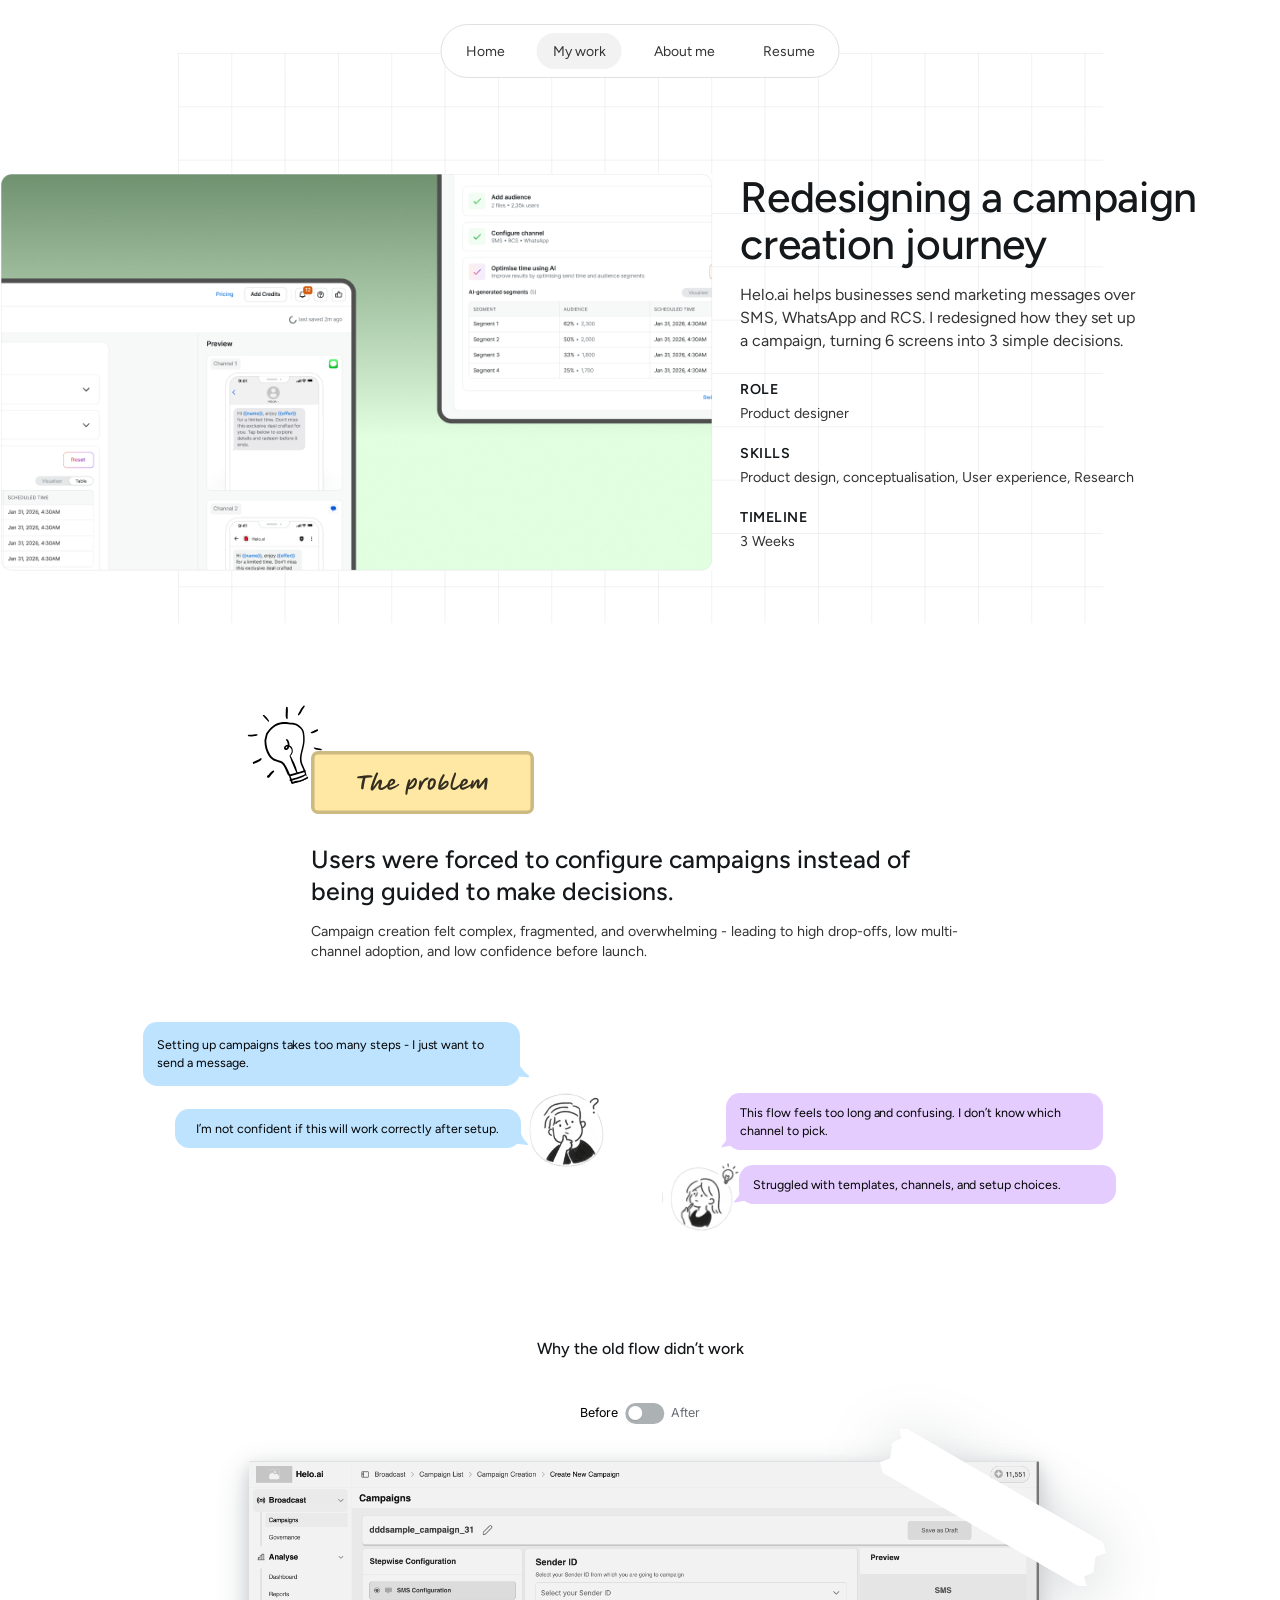
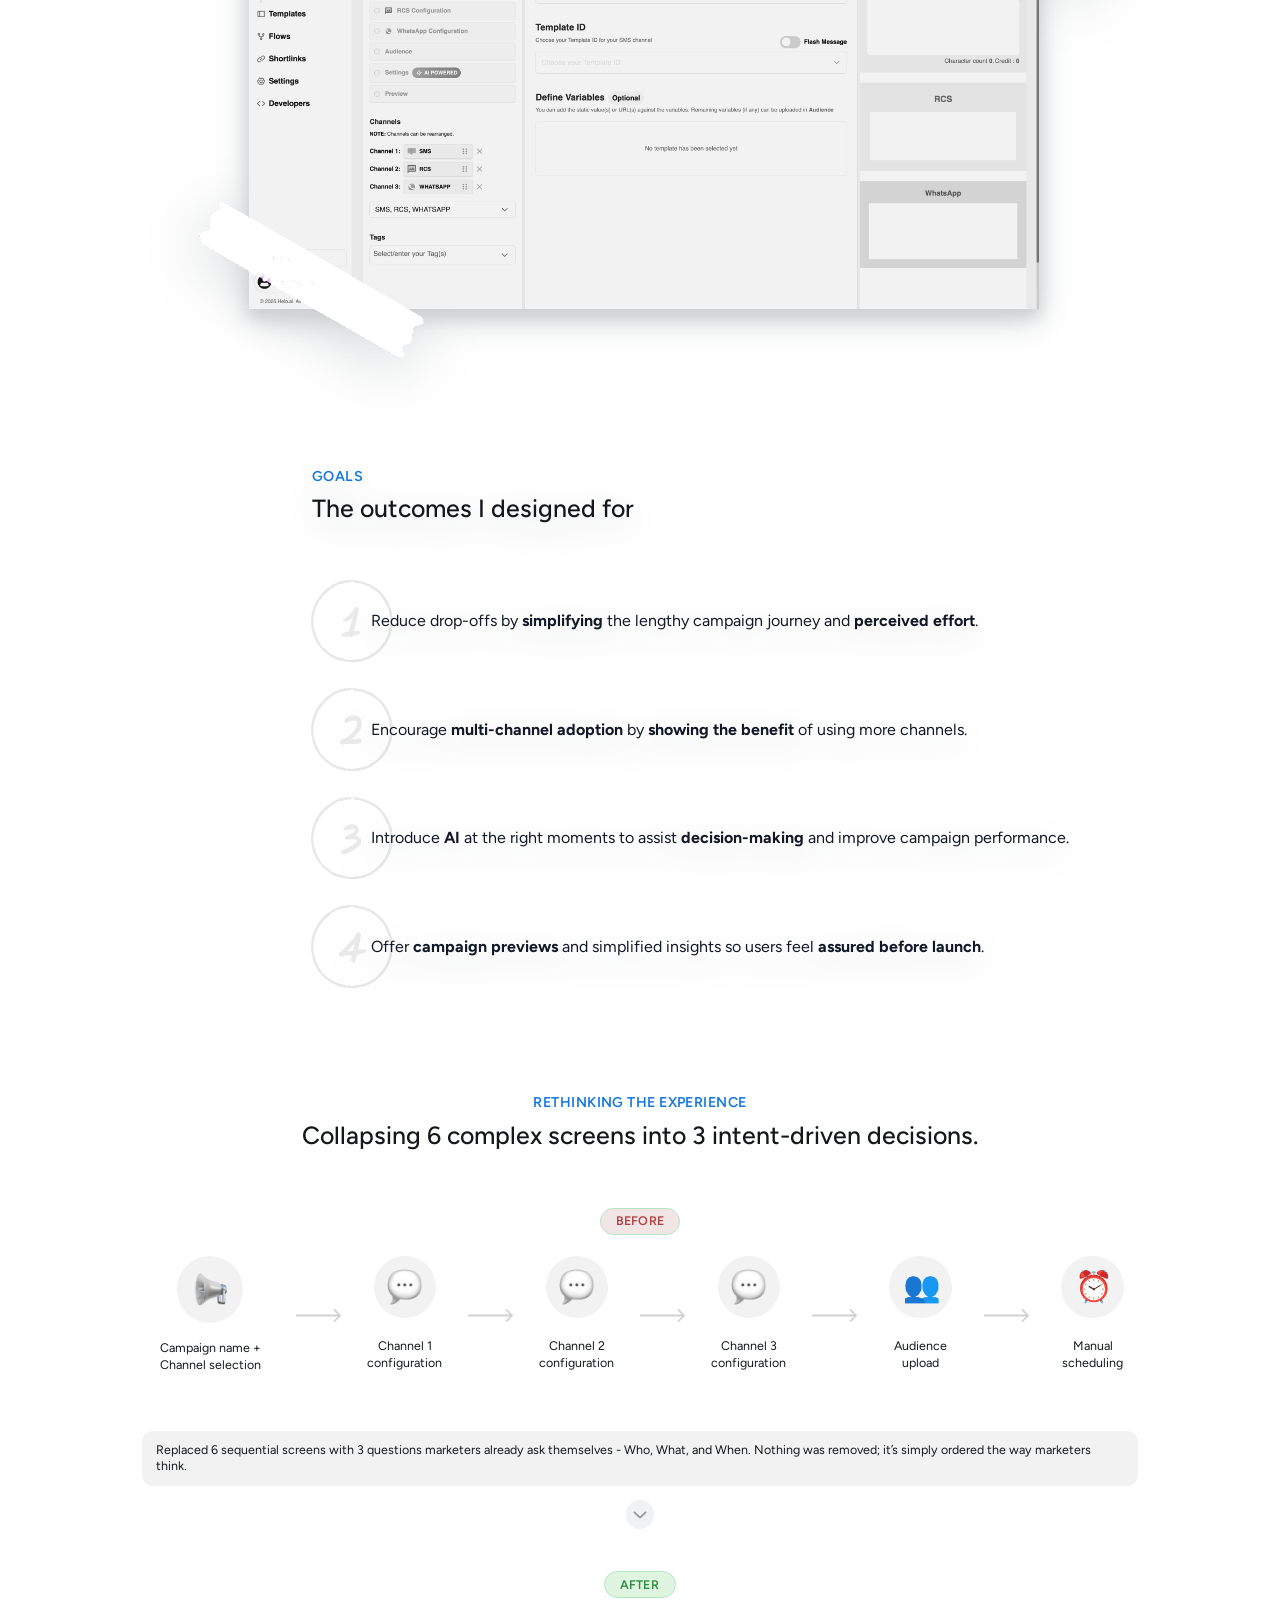
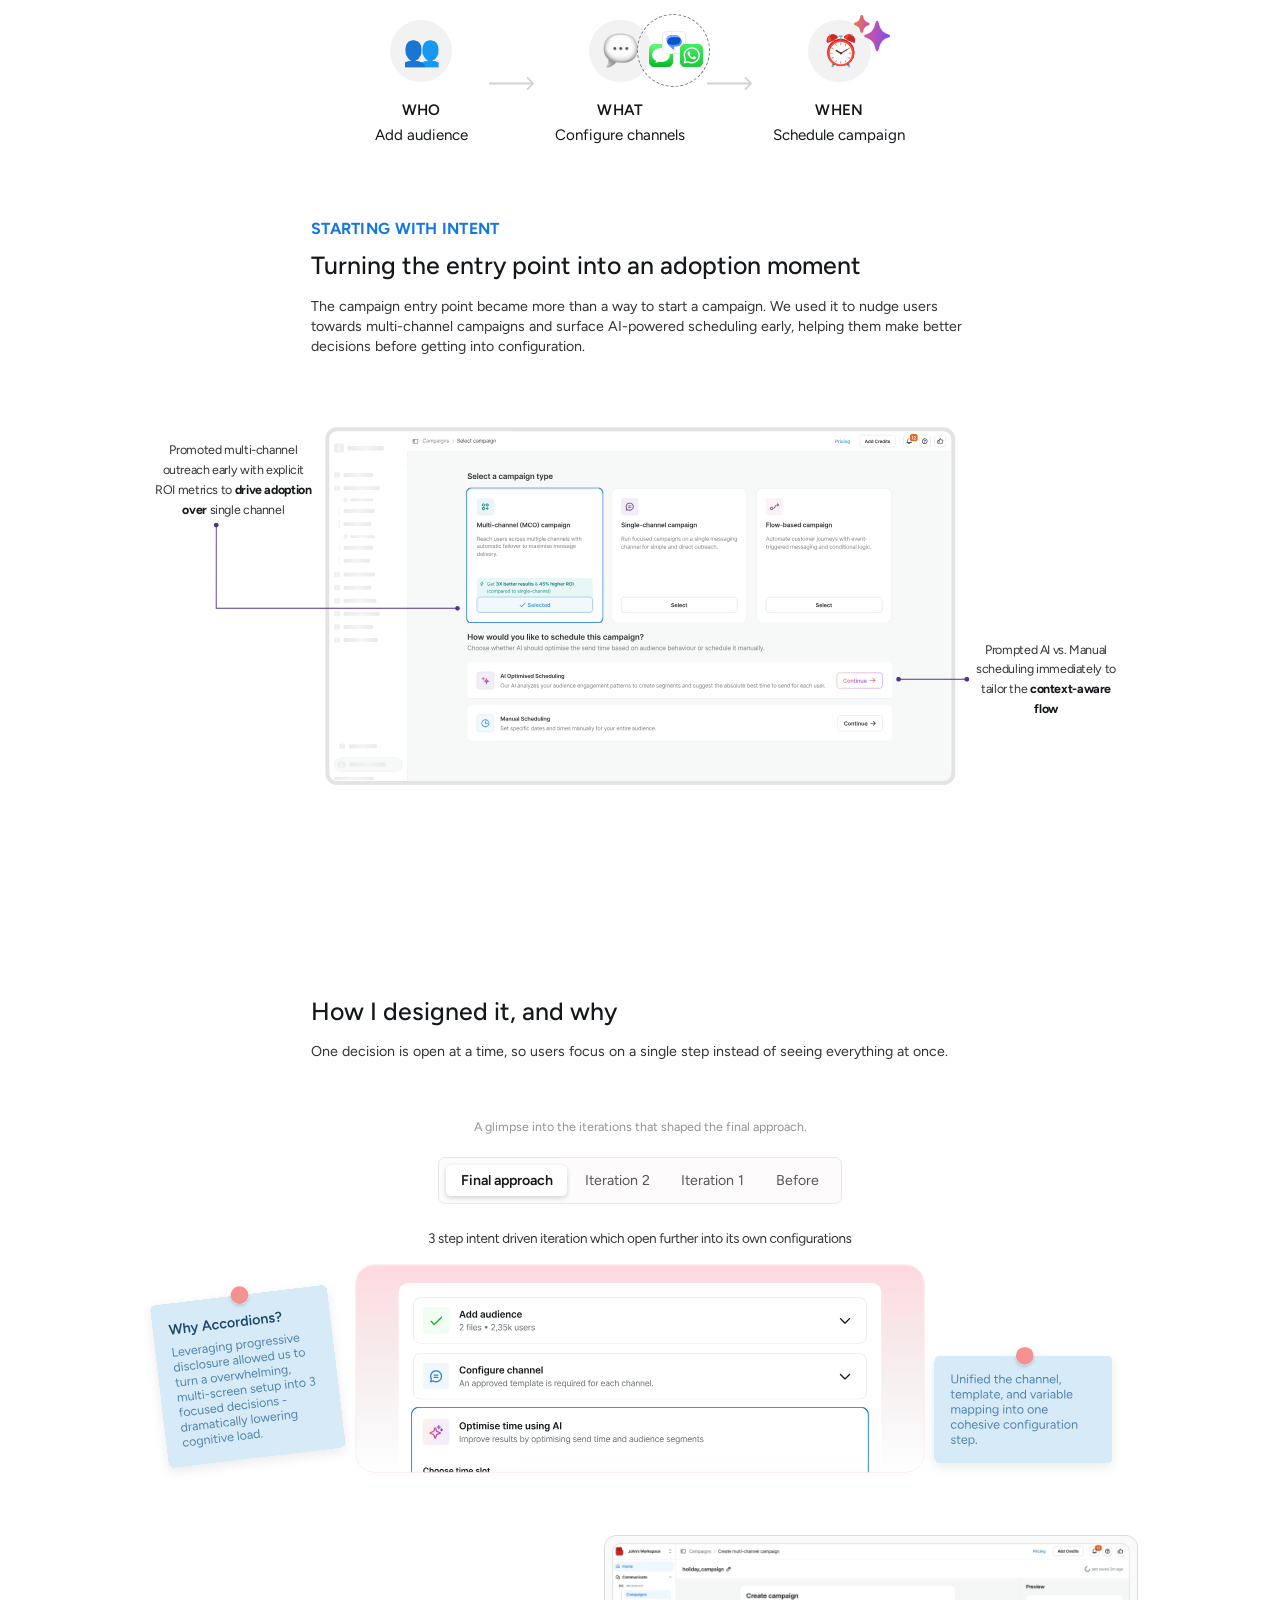
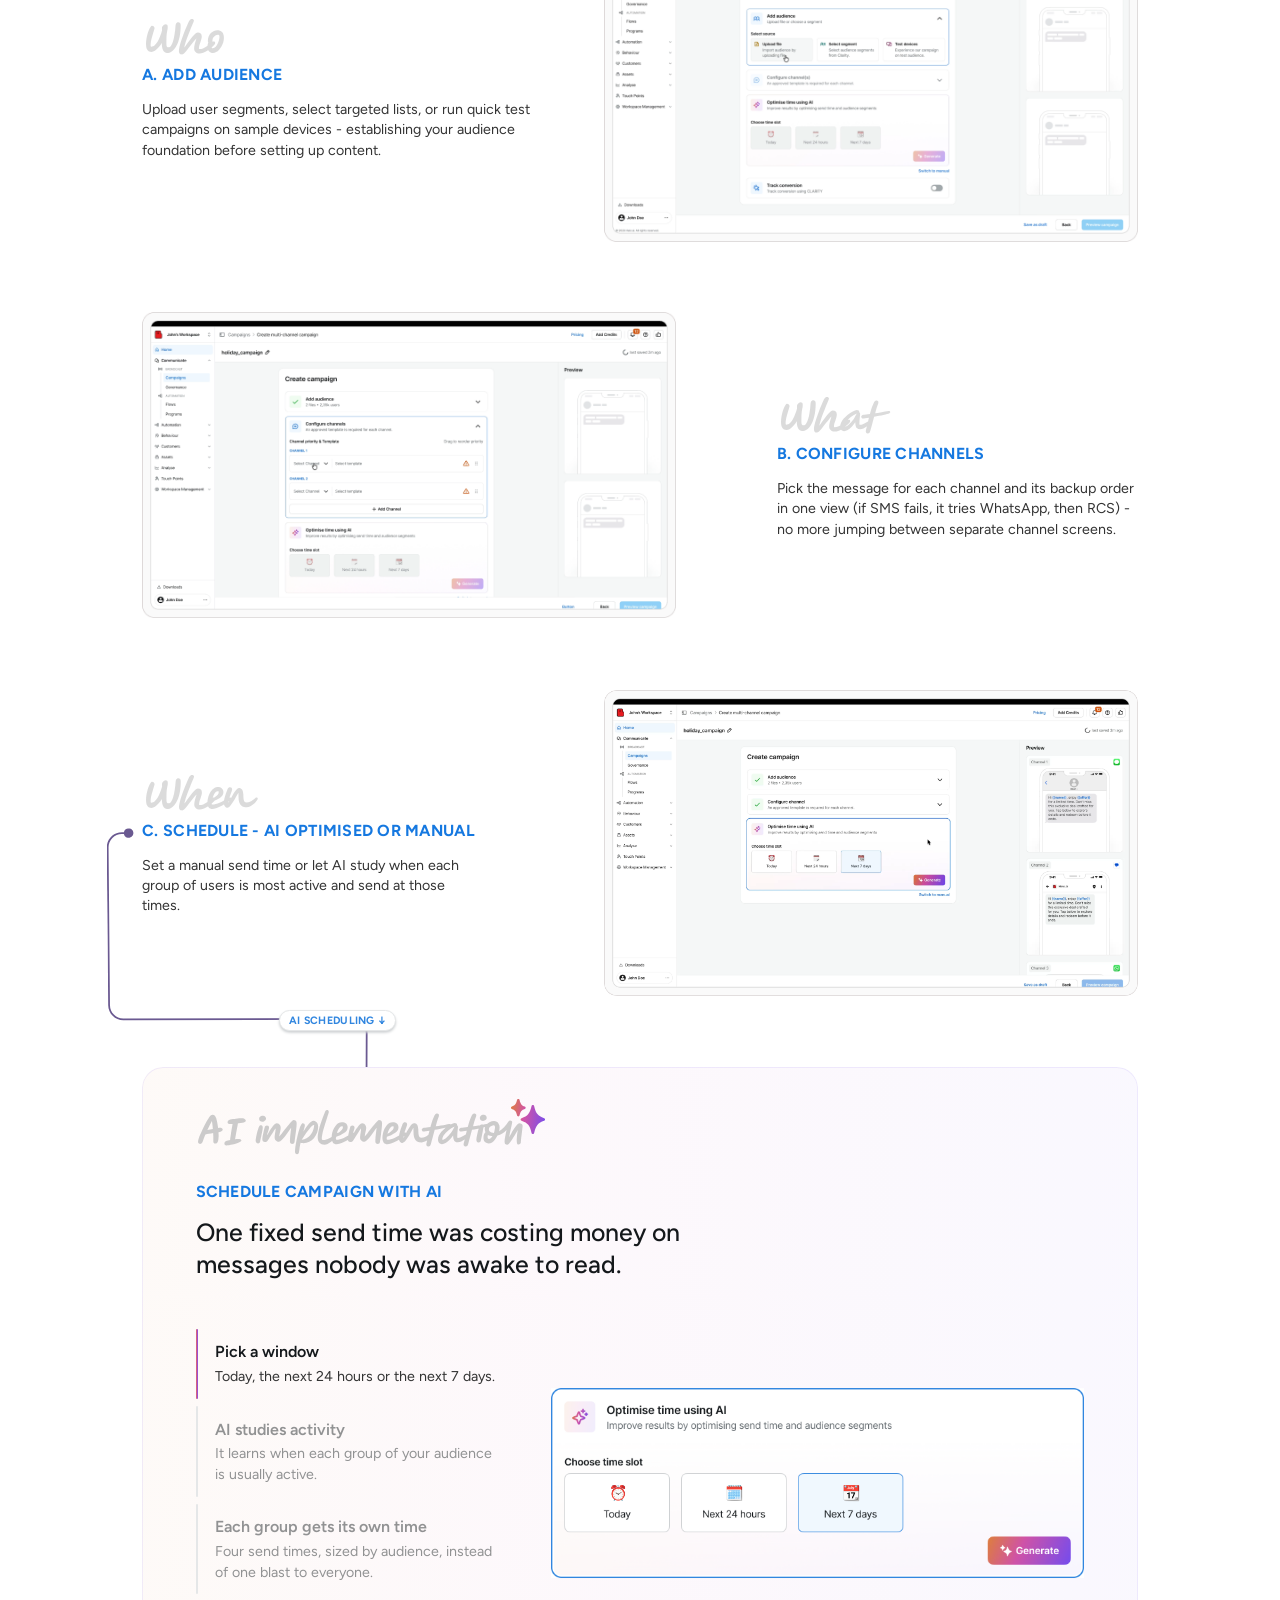
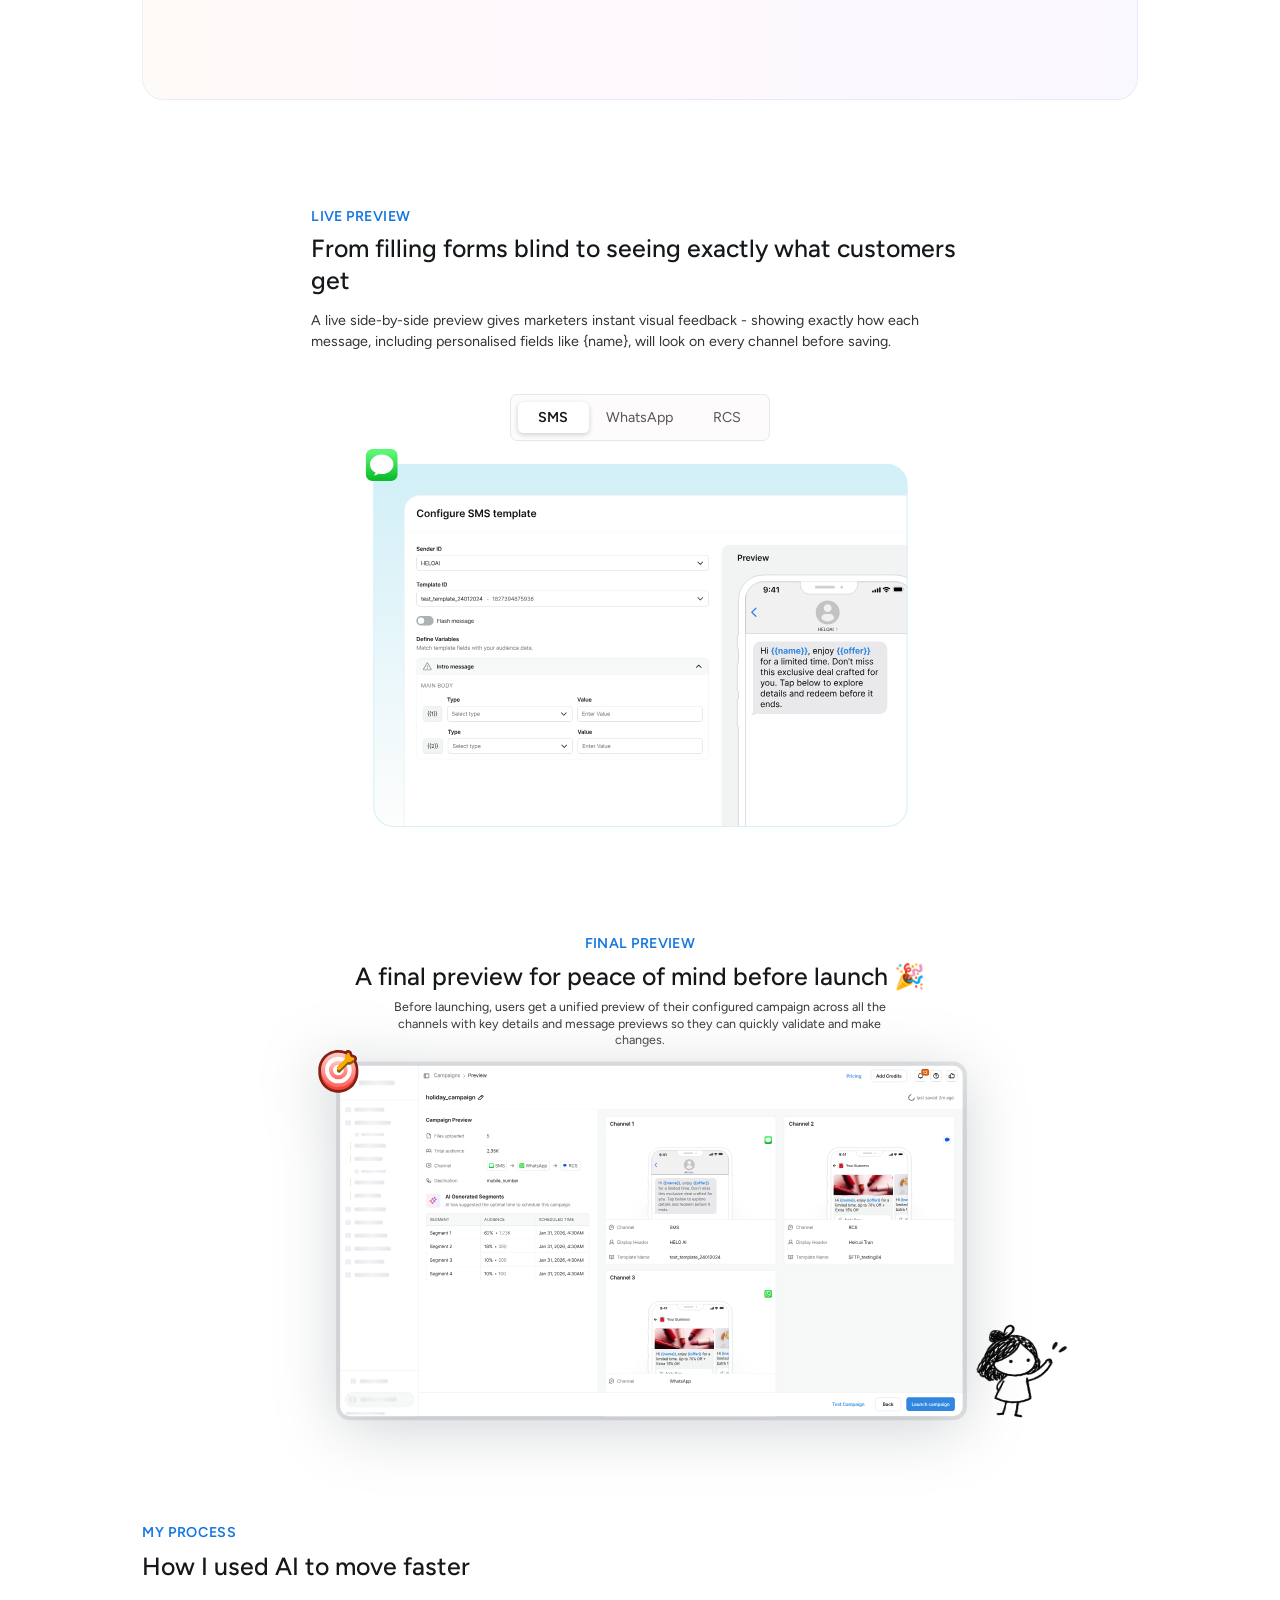
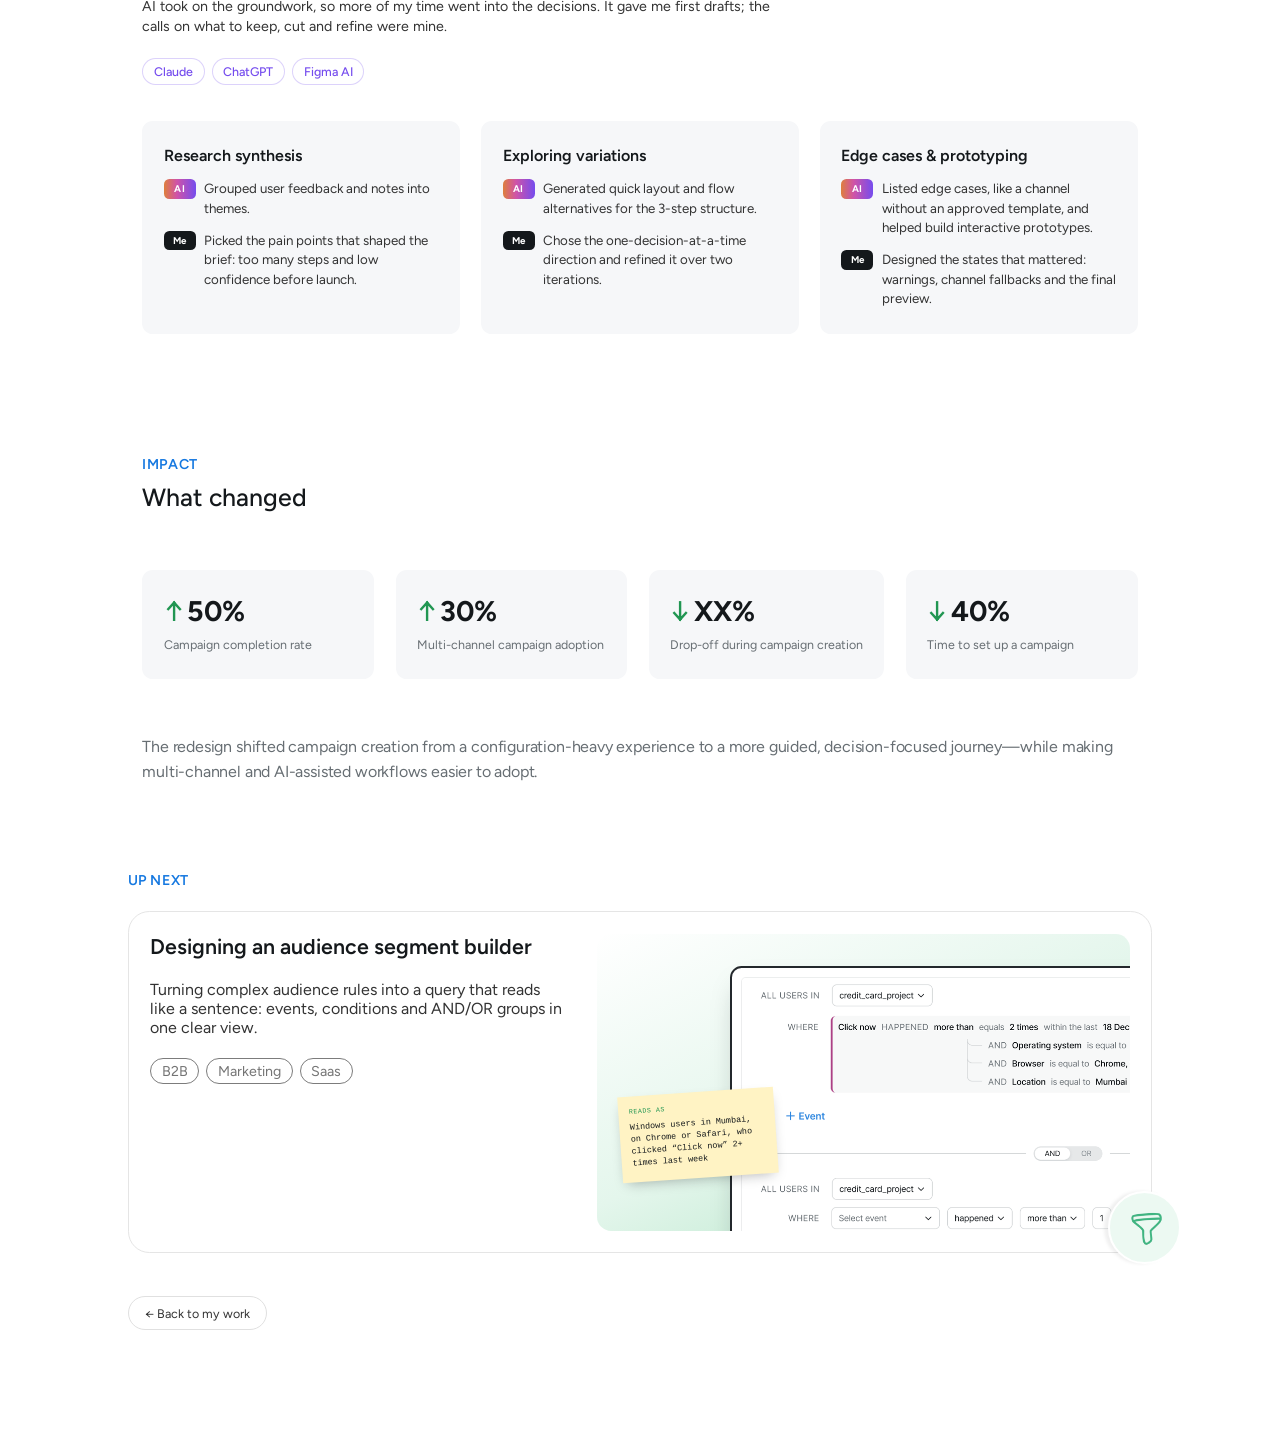
<file: campaign-creation.html>
<!DOCTYPE html>
<html lang="en">
<head>
  <meta charset="UTF-8" />
  <meta name="viewport" content="width=device-width, initial-scale=1.0" />
  <title>Campaign creation case study</title>
  <meta name="description" content="Case study: redesigning a campaign creation journey — from six configuration screens to three intent-driven decisions." />
  <link rel="preconnect" href="https://fonts.googleapis.com" />
  <link rel="preconnect" href="https://fonts.gstatic.com" crossorigin />
  <link href="https://fonts.googleapis.com/css2?family=Figtree:wght@400;500;600;700&family=Inter:wght@400;600&display=swap" rel="stylesheet" />
  <link rel="stylesheet" href="styles.css?v=38" />
  <link rel="stylesheet" href="case-study.css?v=27" />
</head>
<body class="cs">
  <!--
    Case study — Figma "Campaign creation" (831:17538), 1440 × 9797.
    Each section below follows one frame of the design, top to bottom.
  -->

  <nav class="nav is-case" aria-label="Primary" data-component="nav">
    <a class="nav__link" href="index.html#home">Home</a>
    <a class="nav__link is-active" href="index.html#work" aria-current="page">My work</a>
    <a class="nav__link" href="index.html#about">About me</a>
    <a class="nav__link" href="index.html#resume">Resume</a>
  </nav>

  <!-- ============ HERO ============ -->
  <header class="cs-hero" data-component="cs-hero">
    <div class="cs-hero__grid" aria-hidden="true"></div>
    <div class="cs-hero__inner">
      <img class="cs-hero__shot" src="assets/case/hero-shot.png" width="800" height="446" alt="Redesigned campaign creation screen with audience, channels and AI scheduling steps" />
      <div class="cs-hero__text">
        <h1 class="cs-hero__title">Redesigning a campaign creation journey</h1>
        <p class="cs-hero__sub">Helo.ai helps businesses send marketing messages over SMS, WhatsApp and RCS. I redesigned how they set up a campaign, turning 6 screens into 3 simple decisions.</p>
        <dl class="cs-meta">
          <div><dt>Role</dt><dd>Product designer</dd></div>
          <div><dt>Skills</dt><dd>Product design, conceptualisation, User experience, Research</dd></div>
          <div><dt>Timeline</dt><dd>3 Weeks</dd></div>
        </dl>
      </div>
    </div>
  </header>

  <main>
    <!-- ============ THE PROBLEM ============ -->
    <section class="cs-problem" data-component="cs-problem">
      <div class="cs-block">
        <div class="cs-problem__tag">
          <img class="cs-problem__bulb" src="assets/case/bulb.svg" alt="" aria-hidden="true" />
          <img class="cs-problem__note" src="assets/case/hand/the-problem.svg" width="251" height="71" alt="The problem" />
        </div>
        <h2 class="cs-h2">Users were forced to configure campaigns instead of being guided to make decisions.</h2>
        <p class="cs-p">Campaign creation felt complex, fragmented, and overwhelming - leading to high drop-offs, low multi-channel adoption, and low confidence before launch.</p>
      </div>

      <div class="chat" aria-label="What users told us">
        <div class="chat__msg chat__msg--l1"><p class="bubble bubble--blue">Setting up campaigns takes too many steps - I just want to send a message.<img class="bubble__tail" src="assets/case/tail-l1.svg" alt="" /></p></div>
        <div class="chat__msg chat__msg--l2"><p class="bubble bubble--blue">I’m not confident if this will work correctly after setup.<img class="bubble__tail" src="assets/case/tail-l2.svg" alt="" /></p></div>
        <img class="chat__avatar chat__avatar--man" src="assets/case/avatar-man.png" alt="" />
        <img class="chat__avatar chat__avatar--woman" src="assets/case/avatar-woman.png" alt="" />
        <div class="chat__msg chat__msg--r1"><p class="bubble bubble--purple">This flow feels too long and confusing. I don’t know which channel to pick.<img class="bubble__tail" src="assets/case/tail-r1.svg" alt="" /></p></div>
        <div class="chat__msg chat__msg--r2"><p class="bubble bubble--purple">Struggled with templates, channels, and setup choices.<img class="bubble__tail" src="assets/case/tail-r2.svg" alt="" /></p></div>
      </div>
    </section>

    <!-- ============ BEFORE / AFTER FLOW ============ -->
    <section class="cs-compare" data-component="cs-compare">
      <h2 class="cs-compare__title">Why the old flow didn&#8217;t work</h2>
      <button class="toggle" type="button" role="switch" aria-checked="false" aria-label="Show the redesigned flow">
        <span class="toggle__label toggle__label--before">Before</span>
        <span class="toggle__track"><span class="toggle__knob"></span></span>
        <span class="toggle__label toggle__label--after">After</span>
      </button>
      <div class="cs-compare__stage">
        <!-- Before: Figma "Group 2" (831:18147). The screenshot is the original 2940 × 1664 source, and the washi
             tapes are vector exports. Their blend modes (plus-lighter / color-dodge) need the page behind them,
             so a white silhouette of each tape carries the shadow and the textured tape blends on top. -->
        <div class="cs-compare__img cs-compare__img--before is-active" role="img" aria-label="Old flow: six sequential screens for name, three channel configurations, audience and schedule">
          <img class="before__tape before__tape--tr before__tape--shape" src="assets/case/before/tape-tr.svg" alt="" />
          <img class="before__tape before__tape--bl before__tape--shape" src="assets/case/before/tape-bl.svg" alt="" />
          <div class="before__screen"><img src="assets/case/before/screen.png" width="2940" height="1664" alt="" /></div>
          <img class="before__tape before__tape--tr" src="assets/case/before/tape-tr.svg" alt="" />
          <img class="before__tape before__tape--bl" src="assets/case/before/tape-bl.svg" alt="" />
        </div>
        <!-- After: the Figma frame "Home" (831:18160) exported as vector SVG, so text and icons stay sharp at any zoom;
             washi tapes are 3x renders placed at their Figma render bounds -->
        <div class="cs-compare__img cs-compare__img--after" role="img" aria-label="New flow: one page with audience, channels and schedule sections">
          <img class="after__screen" src="assets/case/after/screen.svg" width="885" height="498" alt="" />
          <img class="after__tape after__tape--tr" src="assets/case/after/tape-tr.svg" alt="" />
          <img class="after__tape after__tape--bl" src="assets/case/after/tape-bl.svg" alt="" />
        </div>
      </div>
    </section>

    <!-- ============ GOALS ============ -->
    <section class="cs-goals" data-component="cs-goals">
      <div class="cs-block">
        <p class="cs-label">Goals</p>
        <h2 class="cs-h2">The outcomes I designed for</h2>
        <ol class="goals">
          <li><span class="goal__badge" aria-hidden="true"><img src="assets/case/hand/goal-circle.svg" alt="" /><img src="assets/case/hand/goal-1.svg" alt="" /></span>
            <p>Reduce drop-offs by <b>simplifying</b> the lengthy campaign journey and <b>perceived effort</b>.</p></li>
          <li><span class="goal__badge" aria-hidden="true"><img src="assets/case/hand/goal-circle.svg" alt="" /><img src="assets/case/hand/goal-2.svg" alt="" /></span>
            <p>Encourage <b>multi-channel adoption</b> by <b>showing the benefit</b> of using more channels.</p></li>
          <li><span class="goal__badge" aria-hidden="true"><img src="assets/case/hand/goal-circle.svg" alt="" /><img src="assets/case/hand/goal-3.svg" alt="" /></span>
            <p>Introduce <b>AI</b> at the right moments to assist <b>decision-making</b> and improve campaign performance.</p></li>
          <li><span class="goal__badge" aria-hidden="true"><img src="assets/case/hand/goal-circle.svg" alt="" /><img src="assets/case/hand/goal-4.svg" alt="" /></span>
            <p>Offer <b>campaign previews</b> and simplified insights so users feel <b>assured before launch</b>.</p></li>
        </ol>
      </div>
    </section>

    <!-- ============ RETHINKING THE EXPERIENCE ============ -->
    <section class="cs-rethink" data-component="cs-rethink">
      <p class="cs-label cs-label--center">Rethinking the experience</p>
      <h2 class="cs-h2 cs-h2--center">Collapsing 6 complex screens into 3 intent-driven decisions.</h2>

      <div class="rethink">
        <span class="pill pill--before">Before</span>
        <ol class="flow flow--before">
          <li class="step"><span class="step__icon step__icon--lg"><img src="assets/case/emoji-megaphone.png" alt="" /></span><span class="step__label step__label--wide">Campaign name +<br />Channel selection</span></li>
          <li class="flow__arrow" aria-hidden="true"><img src="assets/case/arrow-before.svg" alt="" /></li>
          <li class="step"><span class="step__icon"><img src="assets/case/chat-icon-1.png" alt="" /></span><span class="step__label">Channel 1<br />configuration</span></li>
          <li class="flow__arrow" aria-hidden="true"><img src="assets/case/arrow-before.svg" alt="" /></li>
          <li class="step"><span class="step__icon"><img src="assets/case/chat-icon.png" alt="" /></span><span class="step__label">Channel 2<br />configuration</span></li>
          <li class="flow__arrow" aria-hidden="true"><img src="assets/case/arrow-before.svg" alt="" /></li>
          <li class="step"><span class="step__icon"><img src="assets/case/chat-icon.png" alt="" /></span><span class="step__label">Channel 3<br />configuration</span></li>
          <li class="flow__arrow" aria-hidden="true"><img src="assets/case/arrow-before.svg" alt="" /></li>
          <li class="step"><span class="step__icon step__icon--emoji">👥</span><span class="step__label">Audience<br />upload</span></li>
          <li class="flow__arrow" aria-hidden="true"><img src="assets/case/arrow-before.svg" alt="" /></li>
          <li class="step"><span class="step__icon step__icon--emoji">⏰</span><span class="step__label">Manual<br />scheduling</span></li>
        </ol>

        <p class="rethink__caption">Replaced 6 sequential screens with 3 questions marketers already ask themselves - Who, What, and When. Nothing was removed; it&#8217;s simply ordered the way marketers think.</p>
        <span class="rethink__caret" aria-hidden="true"><img src="assets/case/caret-down.svg" alt="" /></span>

        <span class="pill pill--after">After</span>
        <ol class="flow flow--after">
          <li class="step"><span class="step__icon step__icon--emoji">👥</span><span class="step__q">Who</span><span class="step__label step__label--lg">Add audience</span></li>
          <li class="flow__arrow" aria-hidden="true"><img src="assets/case/arrow-after-1.svg" alt="" /></li>
          <li class="step">
            <span class="step__icon"><img src="assets/case/chat-icon.png" alt="" />
              <span class="step__channels" aria-hidden="true">
                <img class="ch ch--sms" src="assets/case/ch-sms.svg" alt="" />
                <img class="ch ch--rcs" src="assets/case/ch-rcs.svg" alt="" />
                <img class="ch ch--wa" src="assets/case/ch-whatsapp.svg" alt="" />
              </span>
            </span>
            <span class="step__q">What</span><span class="step__label step__label--lg">Configure channels</span></li>
          <li class="flow__arrow" aria-hidden="true"><img src="assets/case/arrow-after-2.svg" alt="" /></li>
          <li class="step"><span class="step__icon step__icon--emoji">⏰<img class="step__sparkle" src="assets/case/sparkle.svg" alt="" /></span><span class="step__q">When</span><span class="step__label step__label--lg">Schedule campaign</span></li>
        </ol>
      </div>
    </section>

    <!-- ============ STARTING WITH INTENT ============ -->
    <section class="cs-intent" data-component="cs-intent">
      <div class="cs-block">
        <p class="cs-label cs-label--lg">Starting with intent</p>
        <h2 class="cs-h2">Turning the entry point into an adoption moment</h2>
        <p class="cs-p">The campaign entry point became more than a way to start a campaign. We used it to nudge users towards multi-channel campaigns and surface AI-powered scheduling early, helping them make better decisions before getting into configuration.</p>
      </div>
      <div class="intent">
        <img class="intent__shot" src="assets/case/intent-mockup.svg" width="710" height="404" alt="Select a campaign type: multi-channel, single-channel or flow-based, followed by AI or manual scheduling" />
        <div class="note note--intent-left">
          <p>Promoted multi-channel outreach early with explicit ROI metrics to <b>drive adoption over</b> single channel</p>
          <span class="rot-line rot-line--intent-left" aria-hidden="true"><span><img src="assets/case/line-intent-left.svg" alt="" /></span></span>
        </div>
        <div class="note note--intent-right">
          <img class="note__line" src="assets/case/line-intent-right.svg" alt="" aria-hidden="true" />
          <p>Prompted AI vs. Manual scheduling immediately to tailor the <b>context-aware flow</b></p>
        </div>
      </div>
    </section>

    <!-- ============ DEEP DIVE / ITERATIONS ============ -->
    <section class="cs-deep" data-component="cs-iterations">
      <div class="cs-block">
        <h2 class="cs-h2">How I designed it, and why</h2>
        <p class="cs-p">One decision is open at a time, so users focus on a single step instead of seeing everything at once.</p>
      </div>
      <p class="cs-caption">A glimpse into the iterations that shaped the final approach.</p>

      <div class="tabset tabset--iter" data-tabset>
        <div class="seg" role="tablist" aria-label="Iterations">
          <button class="seg__item is-active" role="tab" aria-selected="true" aria-controls="iter-final" id="tab-iter-final">Final approach</button>
          <button class="seg__item" role="tab" aria-selected="false" aria-controls="iter-2" id="tab-iter-2" tabindex="-1">Iteration 2</button>
          <button class="seg__item" role="tab" aria-selected="false" aria-controls="iter-1" id="tab-iter-1" tabindex="-1">Iteration 1</button>
          <button class="seg__item" role="tab" aria-selected="false" aria-controls="iter-before" id="tab-iter-before" tabindex="-1">Before</button>
        </div>
        <div class="tabset__stage">
          <div class="tabset__panel is-active" role="tabpanel" id="iter-final" aria-labelledby="tab-iter-final">
            <img class="iter iter--final" src="assets/case/iter/final.svg" width="1105" height="369" alt="Final approach: accordion sections for audience, channels and scheduling" />
          </div>
          <div class="tabset__panel" role="tabpanel" id="iter-2" aria-labelledby="tab-iter-2">
            <img class="iter iter--2" src="assets/case/iter/iter-2.svg" width="1089" height="731" alt="Iteration 2" />
          </div>
          <div class="tabset__panel" role="tabpanel" id="iter-1" aria-labelledby="tab-iter-1">
            <img class="iter iter--1" src="assets/case/iter/iter-1.svg" width="1089" height="870" alt="Iteration 1" />
          </div>
          <div class="tabset__panel" role="tabpanel" id="iter-before" aria-labelledby="tab-iter-before">
            <img class="iter iter--before" src="assets/case/iter/before.svg" width="830" height="518" alt="The original multi-step setup" />
          </div>
        </div>
      </div>
    </section>

    <!-- ============ WHO / WHAT / WHEN ============ -->
    <section class="cs-www" data-component="cs-who-what-when">
      <div class="www">
        <div class="www__row www__row--who">
          <div class="www__text">
            <span class="hand hand--who" role="img" aria-label="Who"></span>
            <h3 class="www__label">A. Add Audience</h3>
            <p class="cs-p cs-p--lg">Upload user segments, select targeted lists, or run quick test campaigns on sample devices - establishing your audience foundation before setting up content.</p>
          </div>
          <figure class="video-frame"><img src="assets/case/who-still.png" width="600" height="345" alt="Adding an audience: upload file, select segment or test devices" /></figure>
        </div>

        <div class="www__row www__row--what">
          <figure class="video-frame"><img src="assets/case/what-still.png" width="600" height="345" alt="Configuring channels with templates and failover order" /></figure>
          <div class="www__text">
            <span class="hand hand--what" role="img" aria-label="What"></span>
            <h3 class="www__label">B. Configure channels</h3>
            <p class="cs-p cs-p--lg">Pick the message for each channel and its backup order in one view (if SMS fails, it tries WhatsApp, then RCS) - no more jumping between separate channel screens.</p>
          </div>
        </div>

        <div class="www__row www__row--when">
          <div class="www__text">
            <span class="hand hand--when" role="img" aria-label="When"></span>
            <h3 class="www__label www__label--nowrap">C. Schedule - AI optimised or manual</h3>
            <p class="cs-p cs-p--lg">Set a manual send time or let AI study when each group of users is most active and send at those times.</p>
          </div>
          <figure class="video-frame video-frame--when"><img src="assets/case/when-frame.png" width="1800" height="1035" alt="Scheduling: choose a time slot and let AI optimise send time" /></figure>
          <span class="rot-line rot-line--when" aria-hidden="true"><span><img src="assets/case/line-when.svg" alt="" /></span></span>
          <a class="bridge-pill" href="#ai-scheduling" data-ai-link>AI scheduling <span aria-hidden="true">↓</span></a>
        </div>

        <!-- AI implementation -->
        <div class="ai-panel" id="ai-scheduling" data-component="cs-ai" aria-label="AI scheduling, an extension of step C. Schedule">
          <div class="ai-panel__head">
            <span class="hand hand--ai" role="img" aria-label="AI implementation"></span>
            <img class="ai-panel__icon" src="assets/case/ai-icon.svg" alt="" aria-hidden="true" />
            <h3 class="www__label">Schedule campaign with AI</h3>
            <p class="ai-panel__title">One fixed send time was costing money on messages nobody was awake to read.</p>
          </div>
          <!-- Three steps of AI scheduling. Screens are the Figma "AI optimisation card" variants
               (1950:105129 → Selected 2008:236872, loading 1950:105285, graph 1950:178481). -->
          <div class="ai-flow" data-component="ai-flow">
            <div class="ai-flow__side">
            <div class="ai-flow__steps" role="tablist" aria-label="AI scheduling, step by step">
              <button class="ai-flow__step is-active" type="button" role="tab" id="ai-tab-1" aria-controls="ai-screen-1" aria-selected="true">
                <span class="ai-flow__title">Pick a window</span>
                <span class="ai-flow__text">Today, the next 24 hours or the next 7 days.</span>
              </button>
              <button class="ai-flow__step" type="button" role="tab" id="ai-tab-2" aria-controls="ai-screen-2" aria-selected="false" tabindex="-1">
                <span class="ai-flow__title">AI studies activity</span>
                <span class="ai-flow__text">It learns when each group of your audience is usually active.</span>
              </button>
              <button class="ai-flow__step" type="button" role="tab" id="ai-tab-3" aria-controls="ai-screen-3" aria-selected="false" tabindex="-1">
                <span class="ai-flow__title">Each group gets its own time</span>
                <span class="ai-flow__text">Four send times, sized by audience, instead of one blast to everyone.</span>
              </button>
            </div>
            <div class="ai-flow__view" role="group" aria-label="Show the segments as">
              <button type="button" class="is-on" data-view="ai-screen-3" aria-pressed="true">Chart</button>
              <button type="button" data-view="ai-screen-3t" aria-pressed="false">Table</button>
            </div>
            </div>
            <div class="ai-flow__stage">
              <div class="ai-flow__screen is-active" id="ai-screen-1" role="tabpanel" aria-labelledby="ai-tab-1">
                <img src="assets/case/ai/step-1.png" width="758" height="270" alt="Optimise time using AI: Next 7 days selected as the time slot, Generate button ready" />
                <!-- Time-slot icons are emoji fills in Figma, which its SVG export drops; drawn in the card's own coordinates -->
                <svg class="ai-emoji" viewBox="0 0 758 270" aria-hidden="true" focusable="false"><text x="82" y="156" font-size="21">⏰</text><text x="248" y="156" font-size="21">🗓️</text><text x="414" y="156" font-size="21">📆</text></svg>
              </div>
              <img class="ai-flow__screen" id="ai-screen-2" role="tabpanel" aria-labelledby="ai-tab-2" src="assets/case/ai/step-2.png" width="758" height="454" alt="AI optimising your segments, 17% complete, with a Pause button" />
              <img class="ai-flow__screen" id="ai-screen-3" role="tabpanel" aria-labelledby="ai-tab-3" src="assets/case/ai/step-3.png" width="758" height="454" alt="Bubble chart of four AI-generated segments, each placed at its own send time across the day" />
              <img class="ai-flow__screen" id="ai-screen-3t" role="tabpanel" aria-labelledby="ai-tab-3" src="assets/case/ai/step-3-table.png" width="758" height="352" alt="The same four segments as a table: audience share and scheduled send time for each" />
            </div>
          </div>
        </div>
      </div>
    </section>

    <!-- ============ PREVIEW MODAL ============ -->
    <section class="cs-modal" data-component="cs-modal">
      <div class="cs-block">
        <p class="cs-label">Live preview</p>
        <h2 class="cs-h2">From filling forms blind to seeing exactly what customers get</h2>
        <p class="cs-p">A live side-by-side preview gives marketers instant visual feedback - showing exactly how each message, including personalised fields like {name}, will look on every channel before saving.</p>
      </div>

      <div class="tabset tabset--channel" data-tabset>
        <div class="seg" role="tablist" aria-label="Channel preview">
          <button class="seg__item is-active" role="tab" aria-selected="true" aria-controls="ch-sms" id="tab-ch-sms">SMS</button>
          <button class="seg__item" role="tab" aria-selected="false" aria-controls="ch-wa" id="tab-ch-wa" tabindex="-1">WhatsApp</button>
          <button class="seg__item" role="tab" aria-selected="false" aria-controls="ch-rcs" id="tab-ch-rcs" tabindex="-1">RCS</button>
        </div>
        <div class="tabset__stage">
          <div class="tabset__panel is-active" role="tabpanel" id="ch-sms" aria-labelledby="tab-ch-sms"><img class="channel" src="assets/case/channel/sms.svg?v=2" width="1118" height="425" alt="SMS template configuration with live phone preview" /></div>
          <div class="tabset__panel" role="tabpanel" id="ch-wa" aria-labelledby="tab-ch-wa"><img class="channel" src="assets/case/channel/whatsapp.svg?v=3" width="1118" height="425" alt="WhatsApp template configuration with live phone preview" /></div>
          <div class="tabset__panel" role="tabpanel" id="ch-rcs" aria-labelledby="tab-ch-rcs"><img class="channel" src="assets/case/channel/rcs.svg?v=4" width="1118" height="425" alt="RCS template configuration with live phone preview" /></div>
        </div>
      </div>
    </section>

    <!-- ============ FINAL PREVIEW ============ -->
    <section class="cs-final" data-component="cs-final">
      <div class="cs-block cs-block--center">
        <p class="cs-label">Final preview</p>
        <h2 class="cs-h2 cs-h2--nowrap">A final preview for peace of mind before launch 🎉</h2>
        <p class="cs-p cs-p--sm">Before launching, users get a unified preview of their configured campaign across all the channels with key details and message previews so they can quickly validate and make changes.</p>
      </div>
      <div class="final">
        <img class="final__shot" src="assets/case/final-preview.svg?v=4" width="731" height="417" alt="Campaign preview with files, audience, channels, AI-generated segments and a preview of each channel's message" />
        <!-- Same sketch as the homepage polaroid; she waves when hovered -->
        <div class="final__doodle" tabindex="0" aria-label="Sketch of Jyoti waving">
          <div class="polaroid__img" aria-hidden="true">
            <span class="sprite sprite--body"></span>
            <span class="sprite sprite--marks"></span>
            <span class="sprite sprite--eye sprite--eye-l"></span>
            <span class="sprite sprite--eye sprite--eye-r"></span>
            <svg class="sprite sprite--happy-eyes" viewBox="0 0 1536 1024" preserveAspectRatio="none">
              <path d="M451.5 810.5Q458 801 464.5 810.5" transform="rotate(-13 458 807)" />
              <path d="M489 802Q495.5 792.5 502 802" transform="rotate(-13 495.5 799)" />
            </svg>
            <span class="sprite sprite--arm">
              <span class="sprite-layer sprite-layer--forearm"></span>
              <span class="sprite-layer sprite-layer--hand"></span>
            </span>
          </div>
        </div>
      </div>
    </section>

    <!-- ============ AI IN MY PROCESS ============ -->
    <section class="cs-process" data-component="cs-process">
      <p class="cs-label">My process</p>
      <h2 class="cs-h2">How I used AI to move faster</h2>
      <p class="cs-p">AI took on the groundwork, so more of my time went into the decisions. It gave me first drafts; the calls on what to keep, cut and refine were mine.</p>
      <ul class="tools" aria-label="AI tools I used">
        <li>Claude</li><li>ChatGPT</li><li>Figma AI</li>
      </ul>
      <ol class="process">
        <li class="process__card">
          <h3 class="process__title">Research synthesis</h3>
          <p class="process__row"><span class="process__who process__who--ai">AI</span>Grouped user feedback and notes into themes.</p>
          <p class="process__row"><span class="process__who">Me</span>Picked the pain points that shaped the brief: too many steps and low confidence before launch.</p>
        </li>
        <li class="process__card">
          <h3 class="process__title">Exploring variations</h3>
          <p class="process__row"><span class="process__who process__who--ai">AI</span>Generated quick layout and flow alternatives for the 3-step structure.</p>
          <p class="process__row"><span class="process__who">Me</span>Chose the one-decision-at-a-time direction and refined it over two iterations.</p>
        </li>
        <li class="process__card">
          <h3 class="process__title">Edge cases &amp; prototyping</h3>
          <p class="process__row"><span class="process__who process__who--ai">AI</span>Listed edge cases, like a channel without an approved template, and helped build interactive prototypes.</p>
          <p class="process__row"><span class="process__who">Me</span>Designed the states that mattered: warnings, channel fallbacks and the final preview.</p>
        </li>
      </ol>
    </section>

    <!-- ============ IMPACT ============ -->
    <section class="cs-impact" data-component="cs-impact">
      <p class="cs-label">Impact</p>
      <h2 class="cs-h2">What changed</h2>
      <ul class="metrics">
        <li class="metric"><p class="metric__value"><span class="metric__arrow">↑</span> 50%</p><p class="metric__label">Campaign completion rate</p></li>
        <li class="metric"><p class="metric__value"><span class="metric__arrow">↑</span> 30%</p><p class="metric__label">Multi-channel campaign adoption</p></li>
        <li class="metric"><p class="metric__value"><span class="metric__arrow">↓</span> XX%</p><p class="metric__label">Drop-off during campaign creation</p></li>
        <li class="metric"><p class="metric__value"><span class="metric__arrow">↓</span> 40%</p><p class="metric__label">Time to set up a campaign</p></li>
      </ul>
      <p class="cs-impact__end">The redesign shifted campaign creation from a configuration-heavy experience to a more guided, decision-focused journey—while making multi-channel and AI-assisted workflows easier to adopt.</p>
    </section>

    <!-- ============ UP NEXT ============ -->
    <section class="cs-next" data-component="cs-next">
      <p class="cs-label">Up next</p>
      <article class="case" data-component="case-card">
        <a class="case__link" href="segmentation.html" aria-label="Read the case study: Designing an audience segment builder"></a>
        <div class="case__text">
          <h3>Designing an audience segment builder</h3>
          <p>Turning complex audience rules into a query that reads like a sentence: events, conditions and AND/OR groups in one clear view.</p>
          <ul class="tags"><li>B2B</li><li>Marketing</li><li>Saas</li></ul>
        </div>
        <!-- Banner: the segment query builder (Figma 1370:8650 source image) with its plain-English reading on a note -->
        <div class="case__shot seg-thumb" role="img" aria-label="Audience segment builder: users who clicked 'Click now' 2+ times, on Windows, Chrome or Safari, in Mumbai, combined with a second group using AND or OR">
          <div class="seg-thumb__window" aria-hidden="true"><img src="assets/seg/query-builder.png" alt="" draggable="false" /></div>
          <div class="seg-thumb__note" aria-hidden="true">
            <span class="seg-thumb__eyebrow">reads as</span>
            Windows users in Mumbai, on Chrome or Safari, who clicked &ldquo;Click now&rdquo; 2+ times last week
          </div>
        </div>
        <span class="case__icon case__icon--right case__icon--green"><img src="assets/filter.png" alt="" /></span>
      </article>
      <a class="cs-back" href="index.html#work">← Back to my work</a>
    </section>
  </main>

  <script src="case-study.js?v=7"></script>
</body>
</html>
</file>
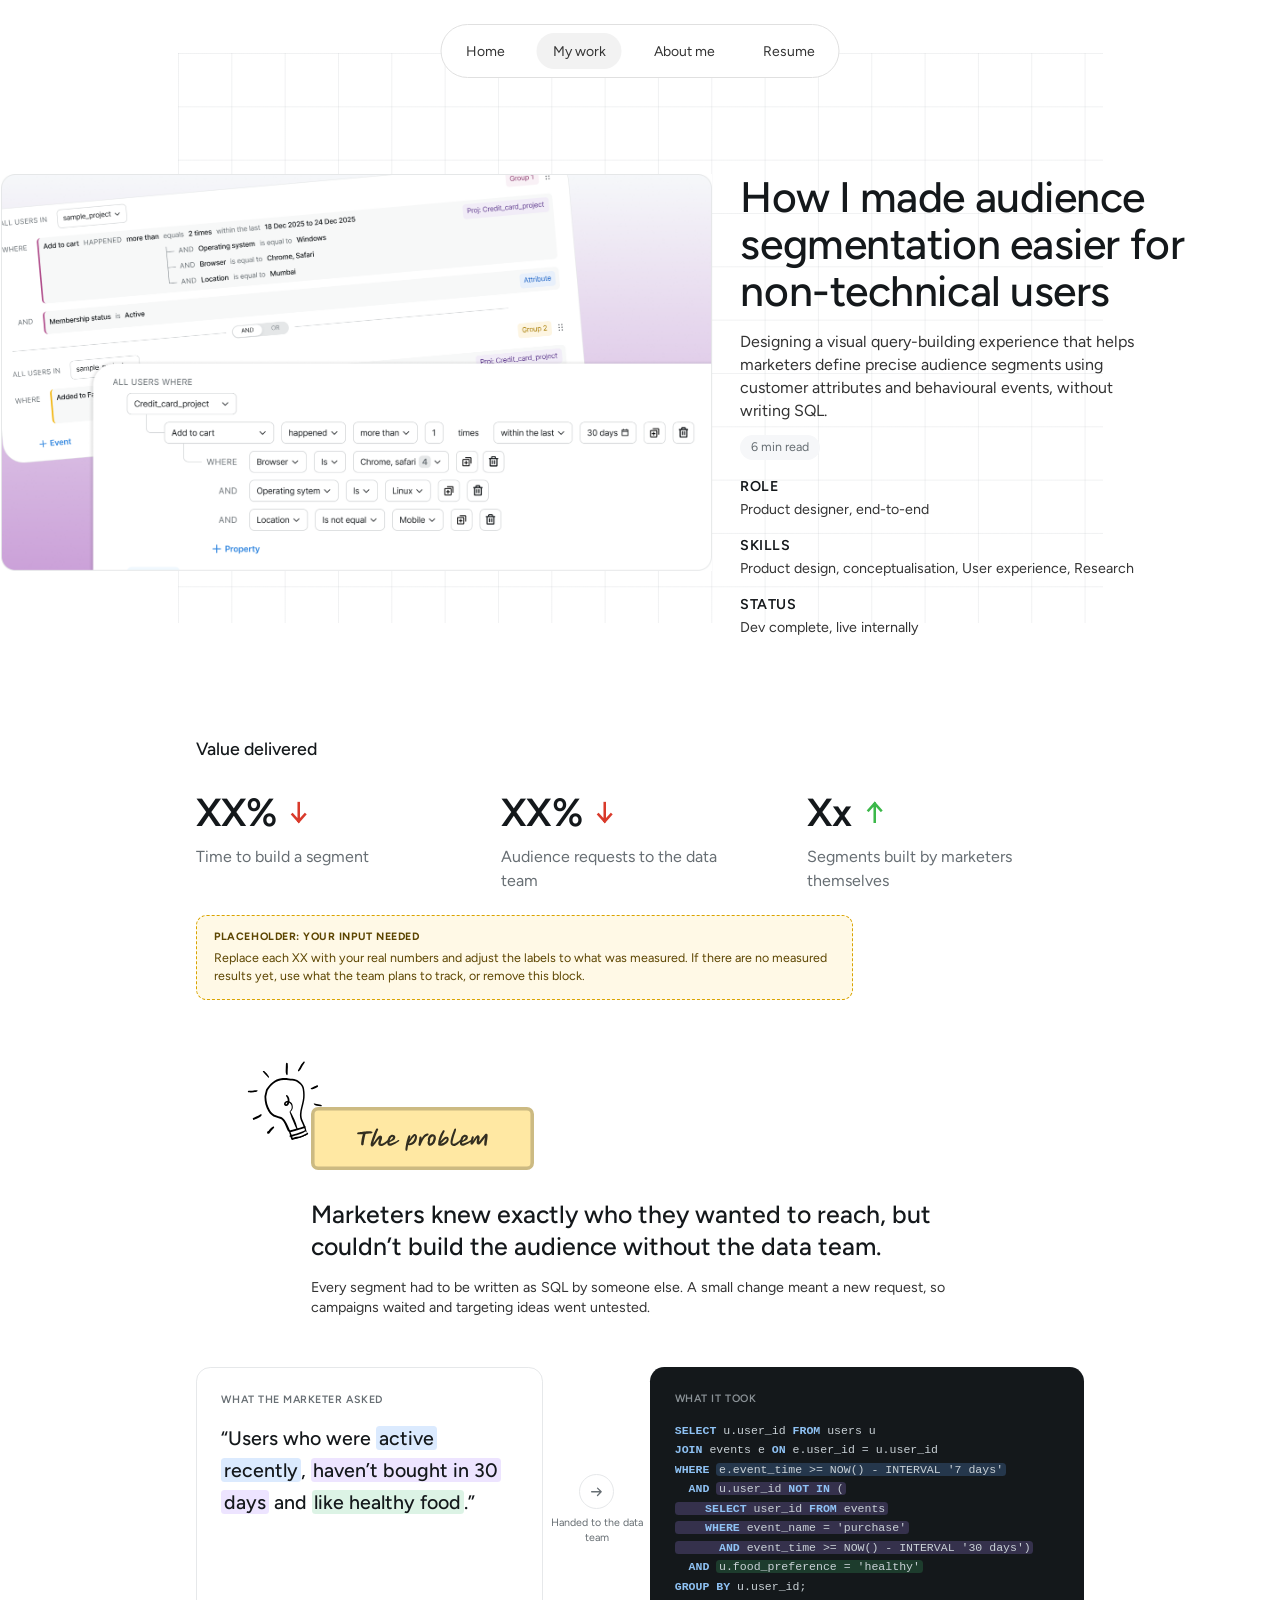
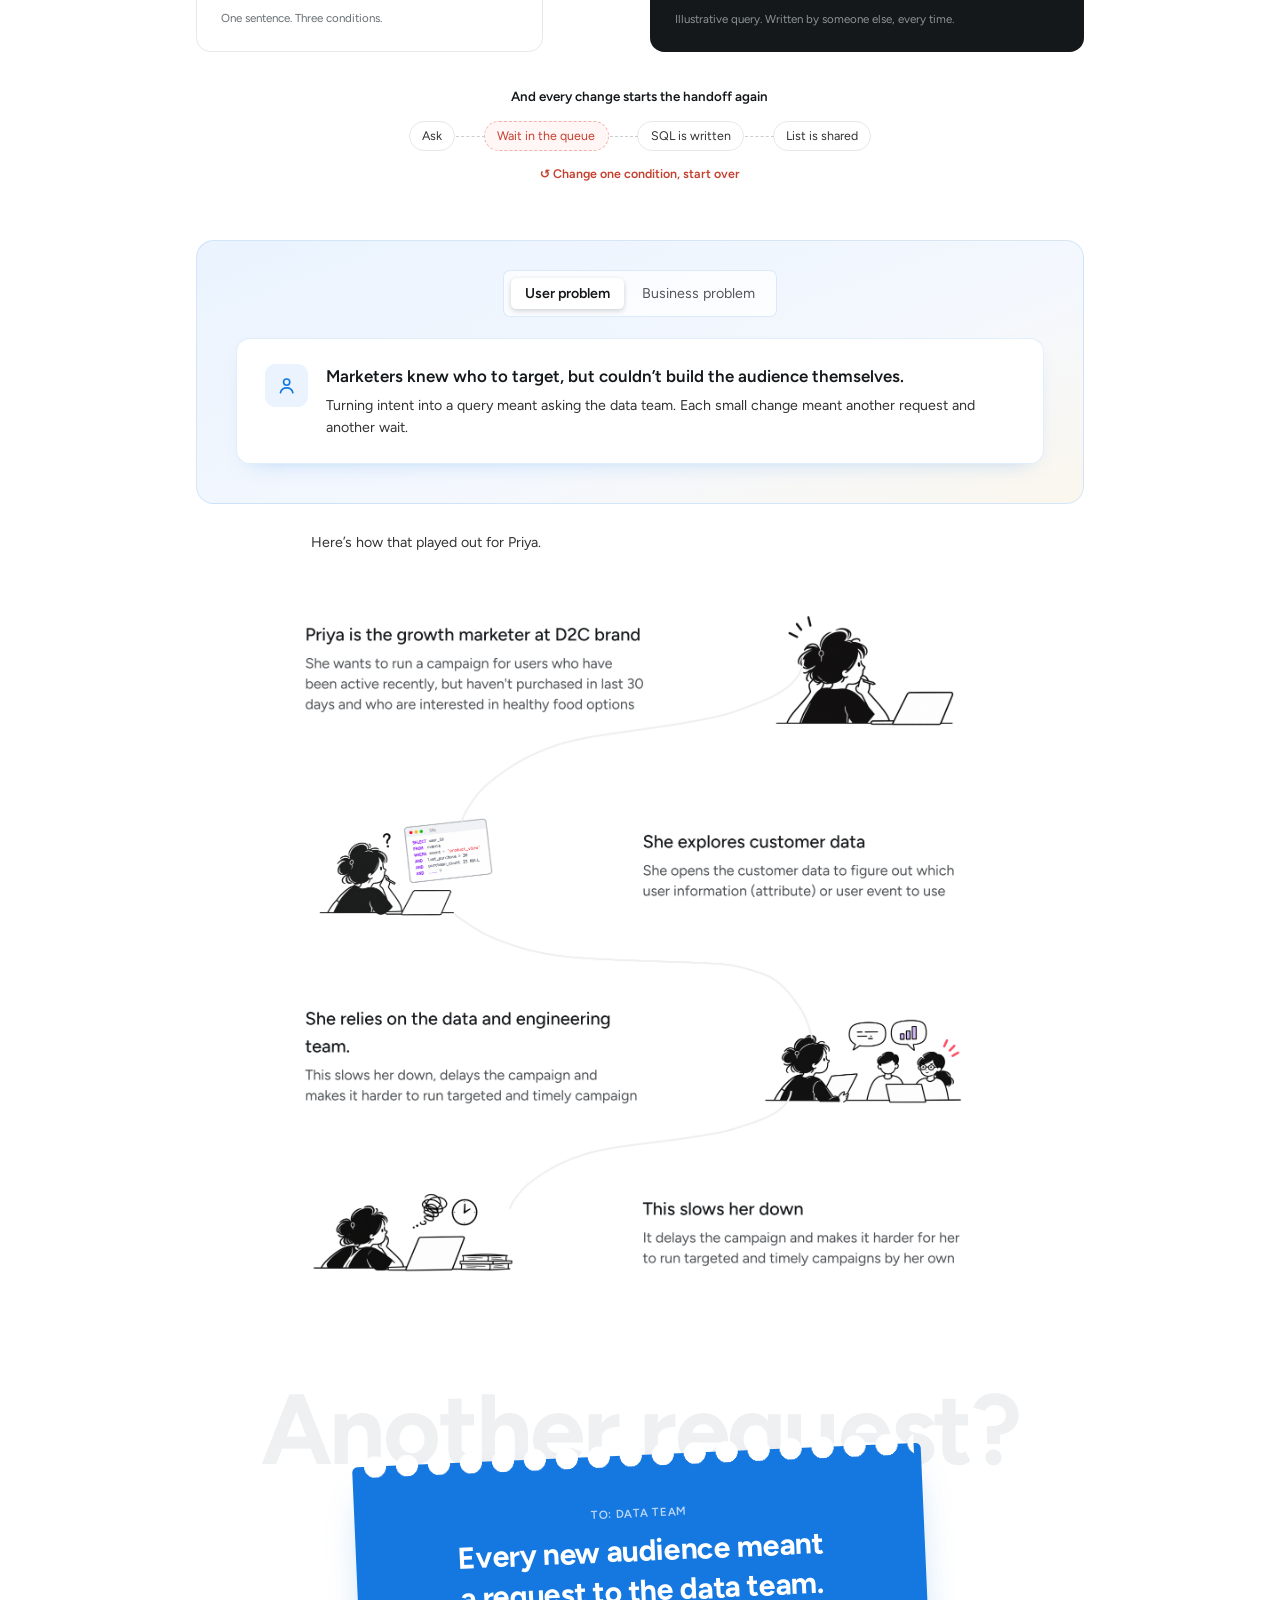
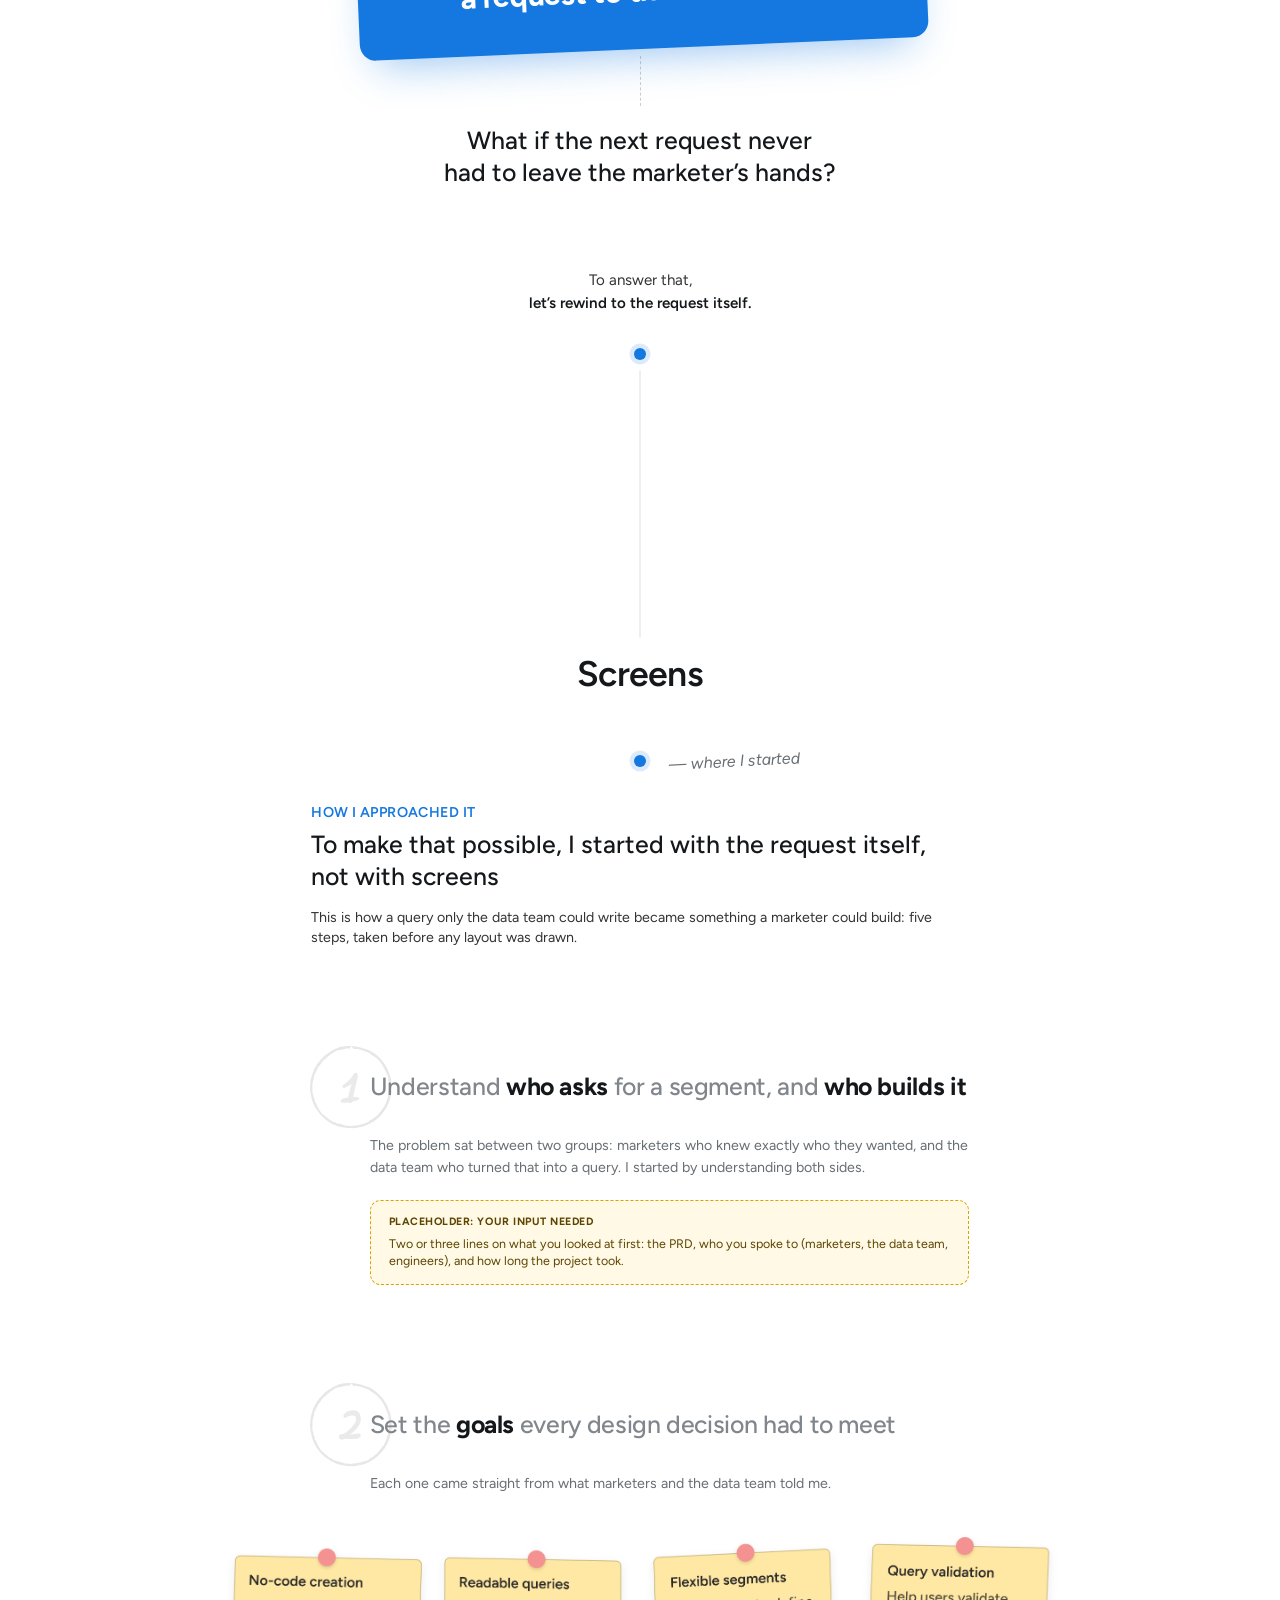
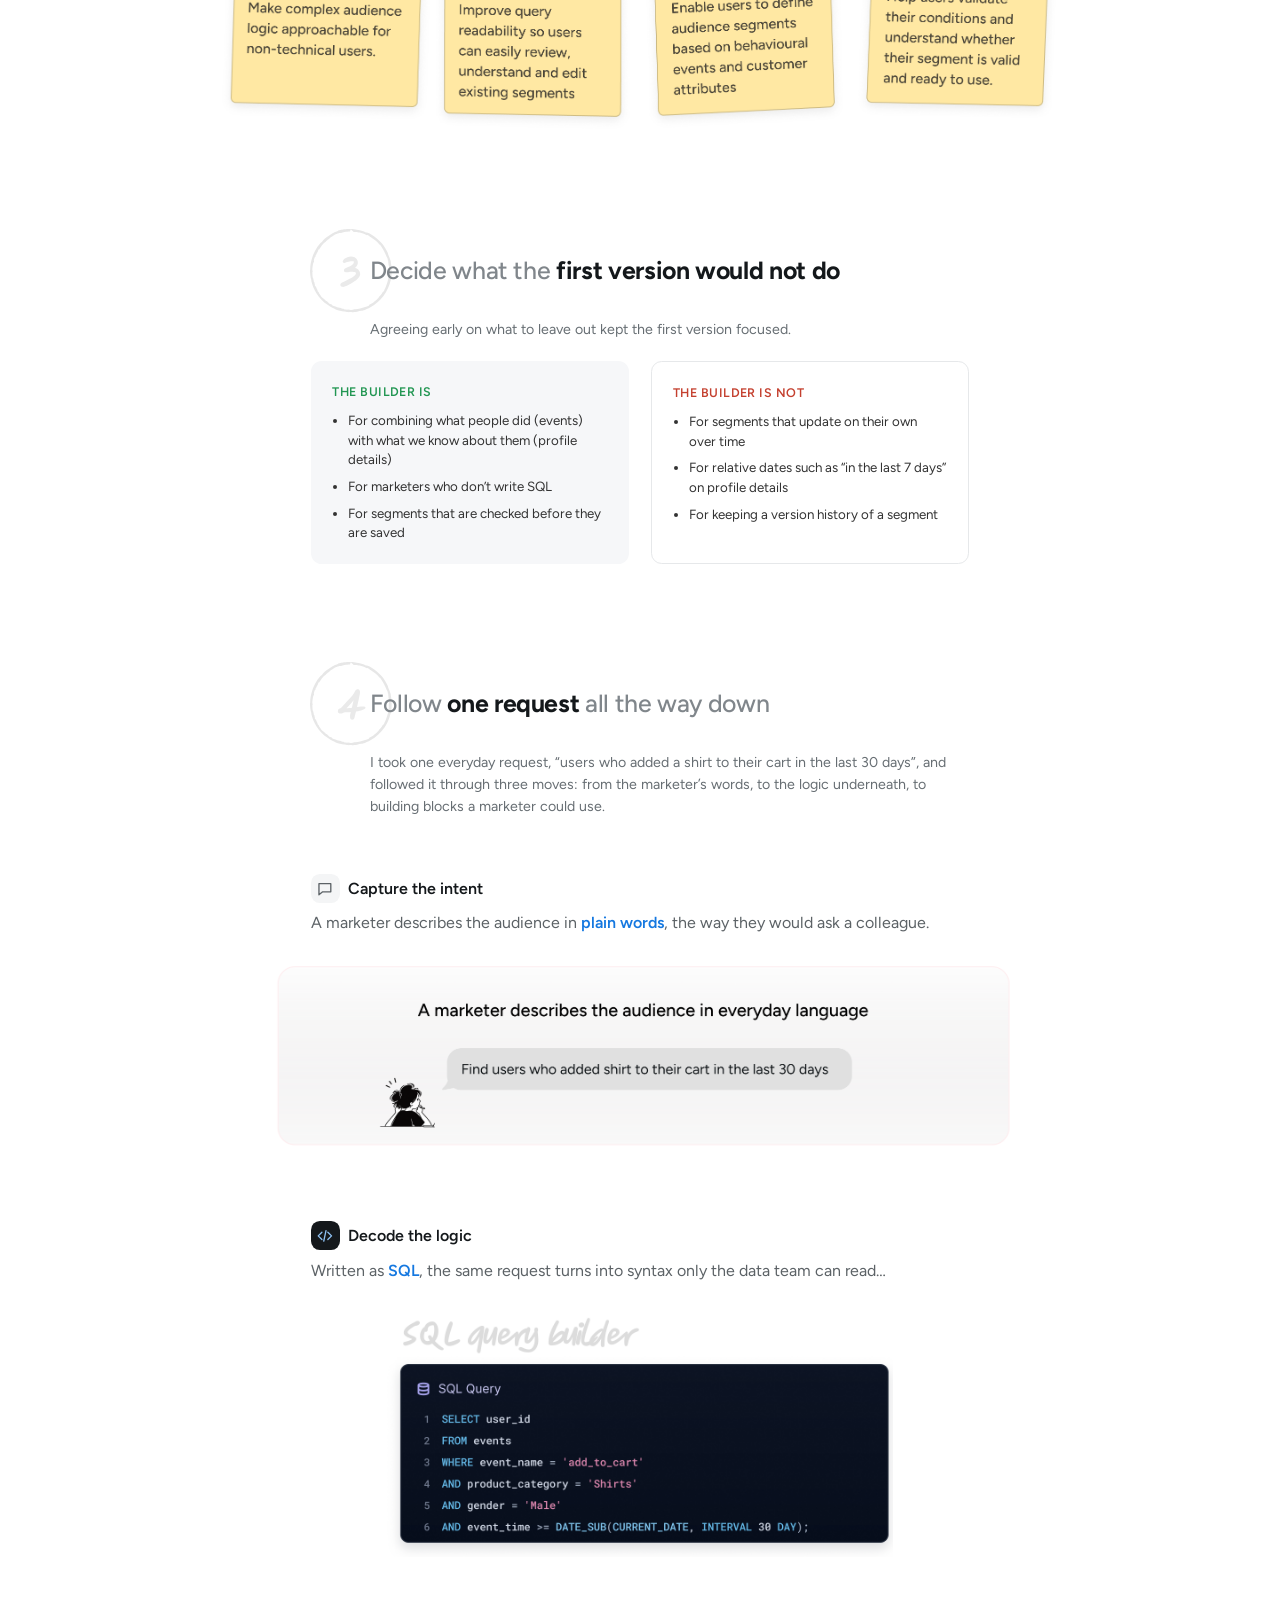
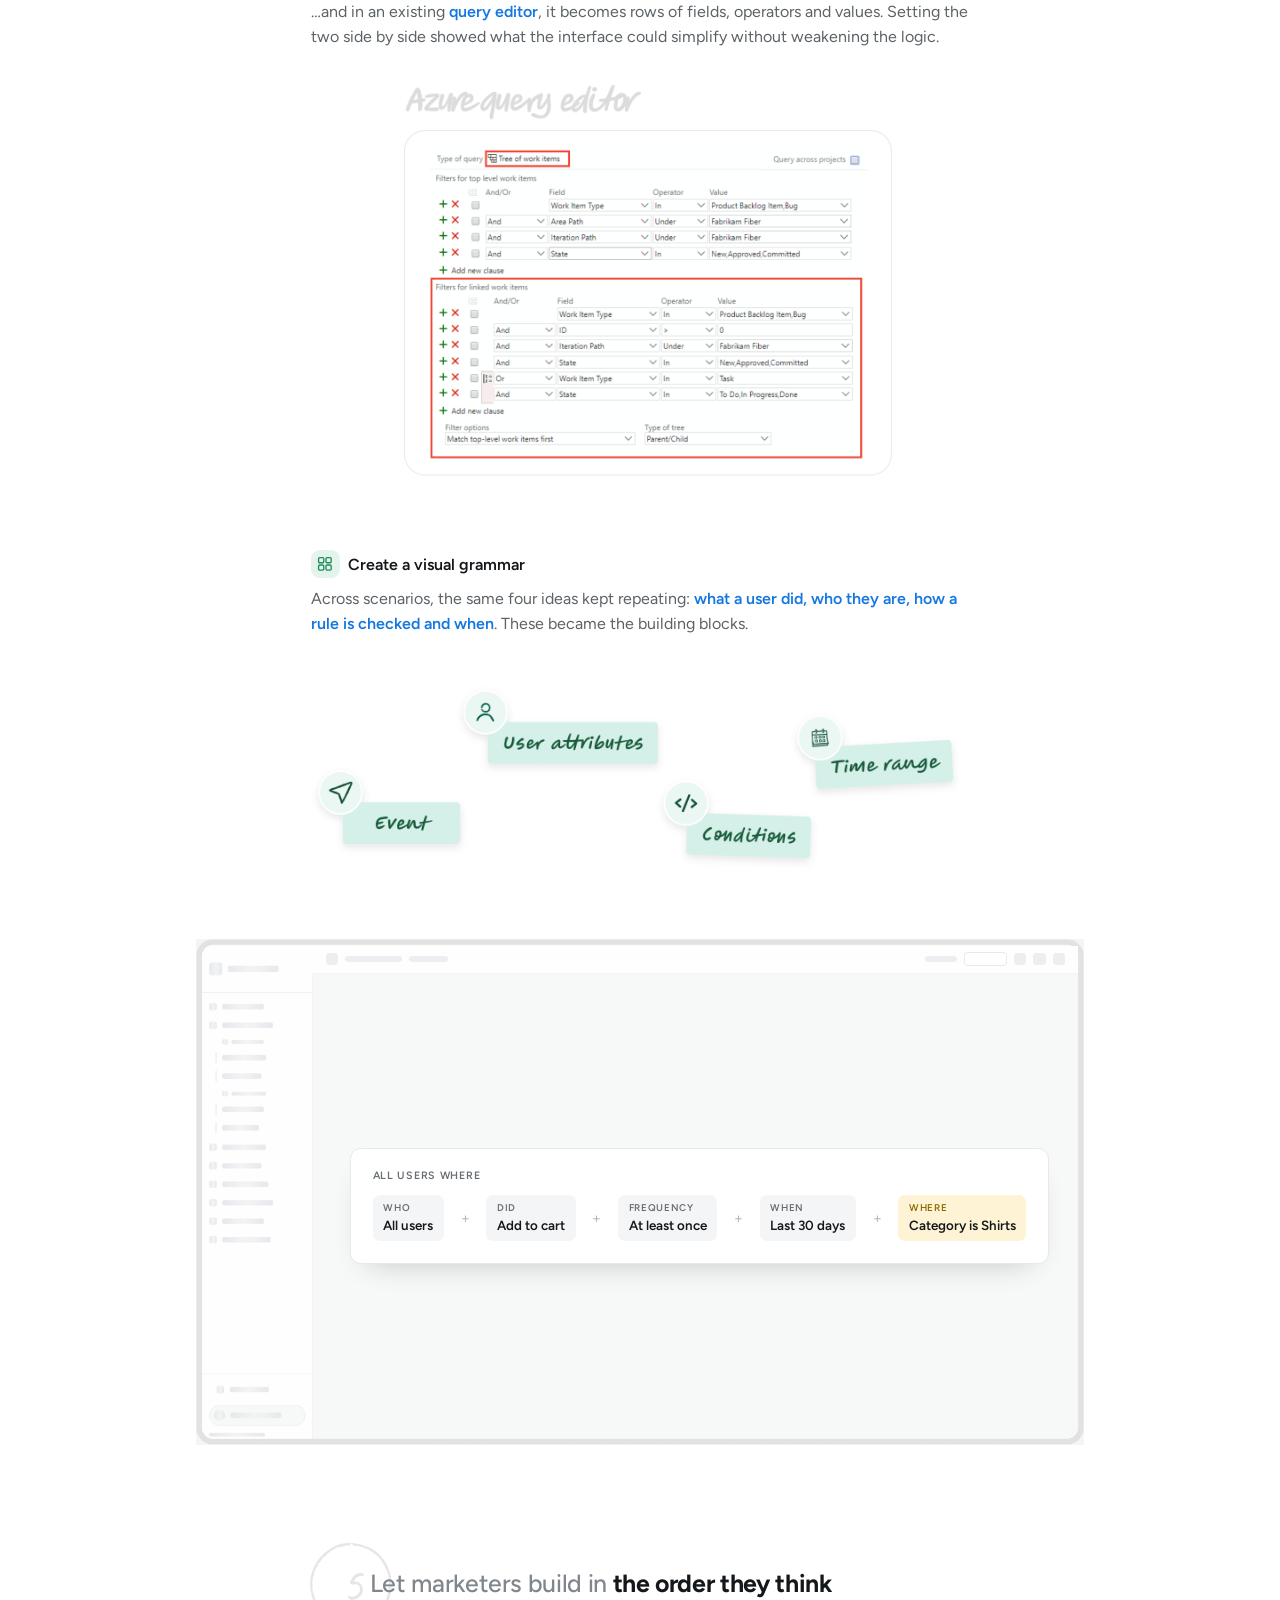
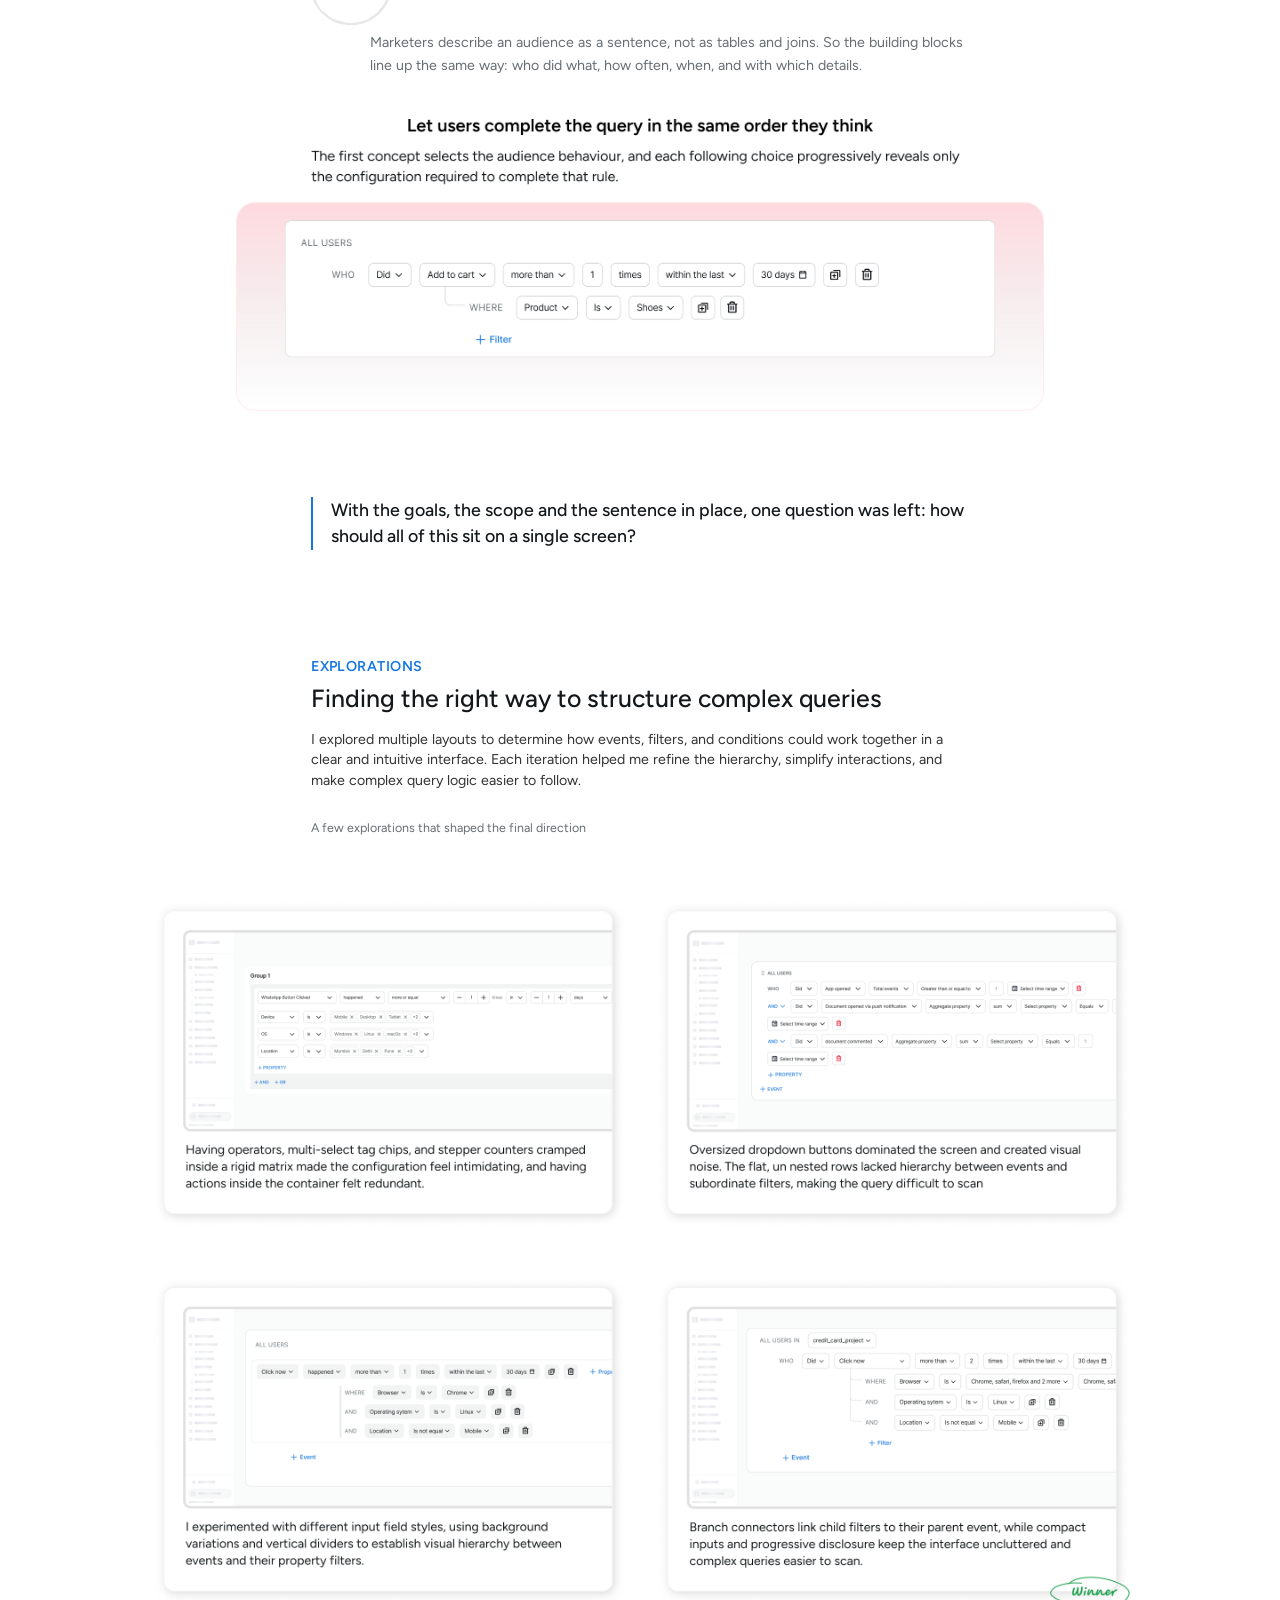
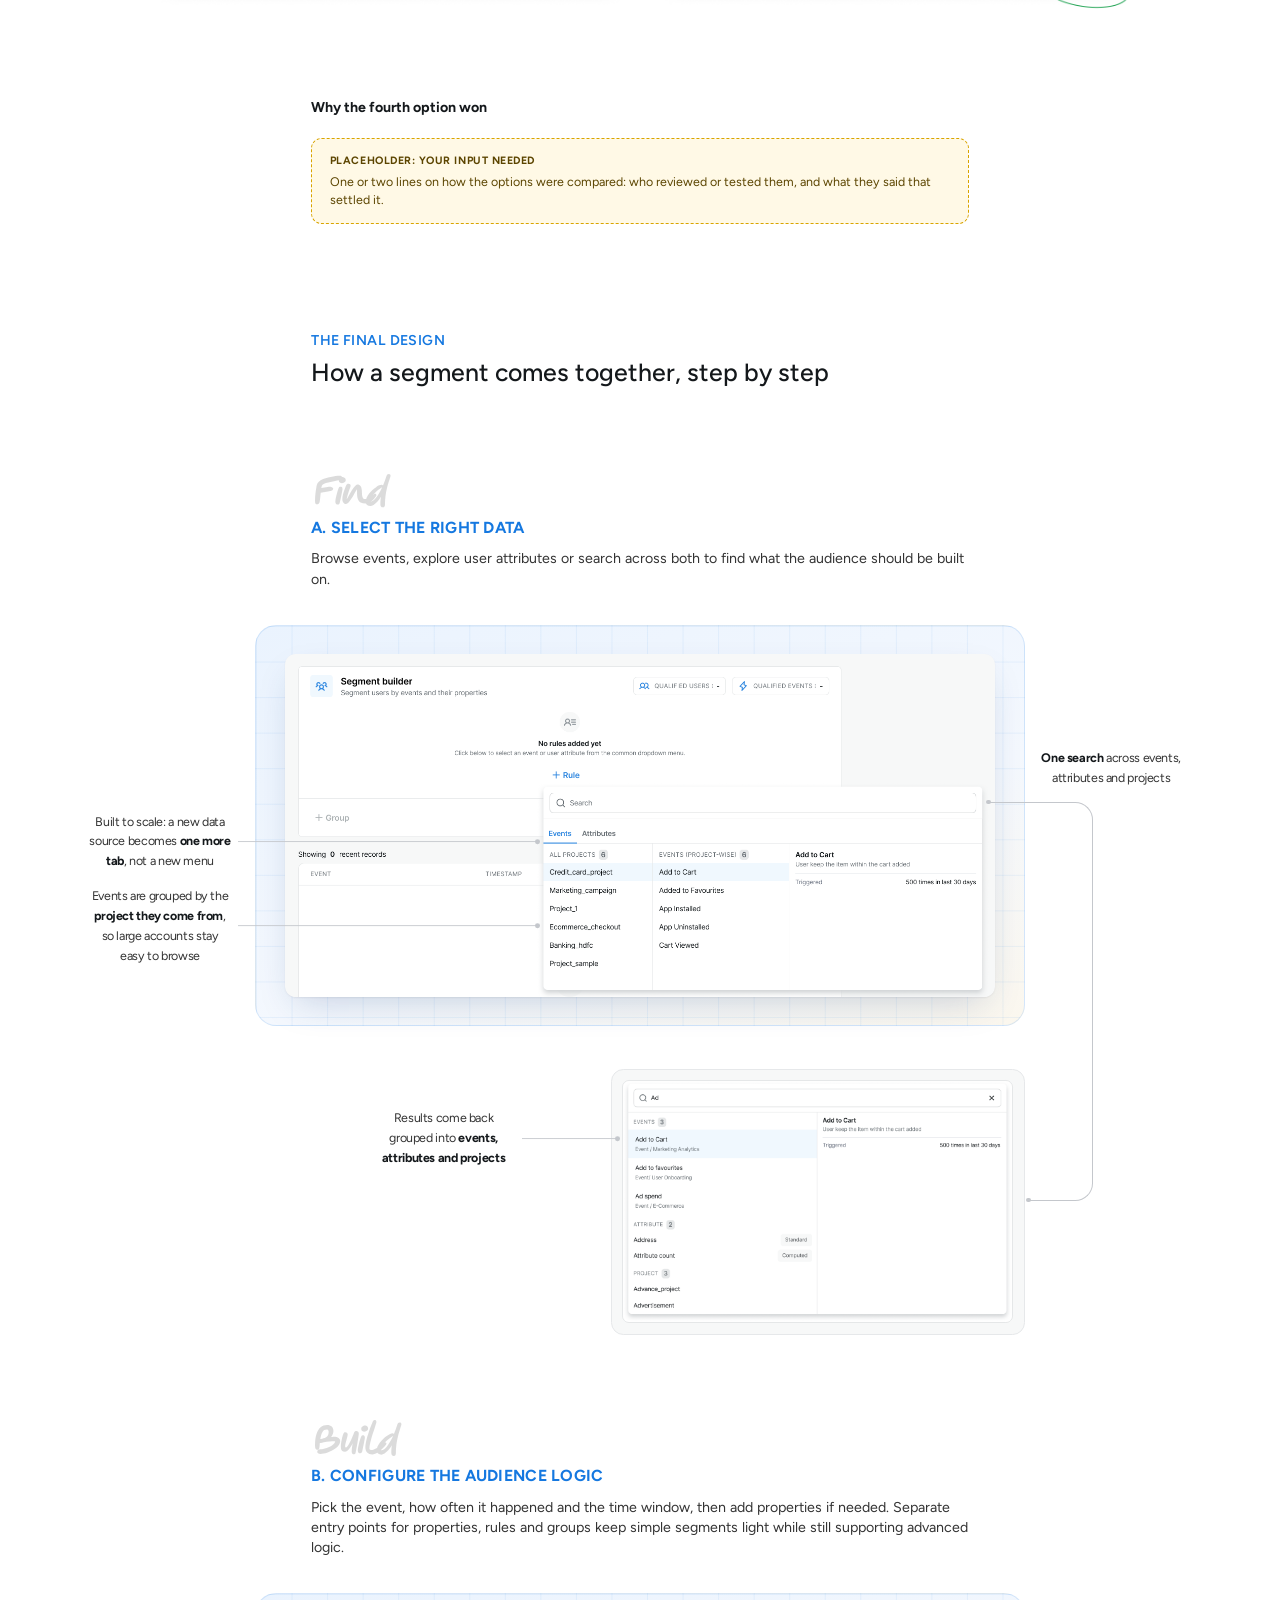
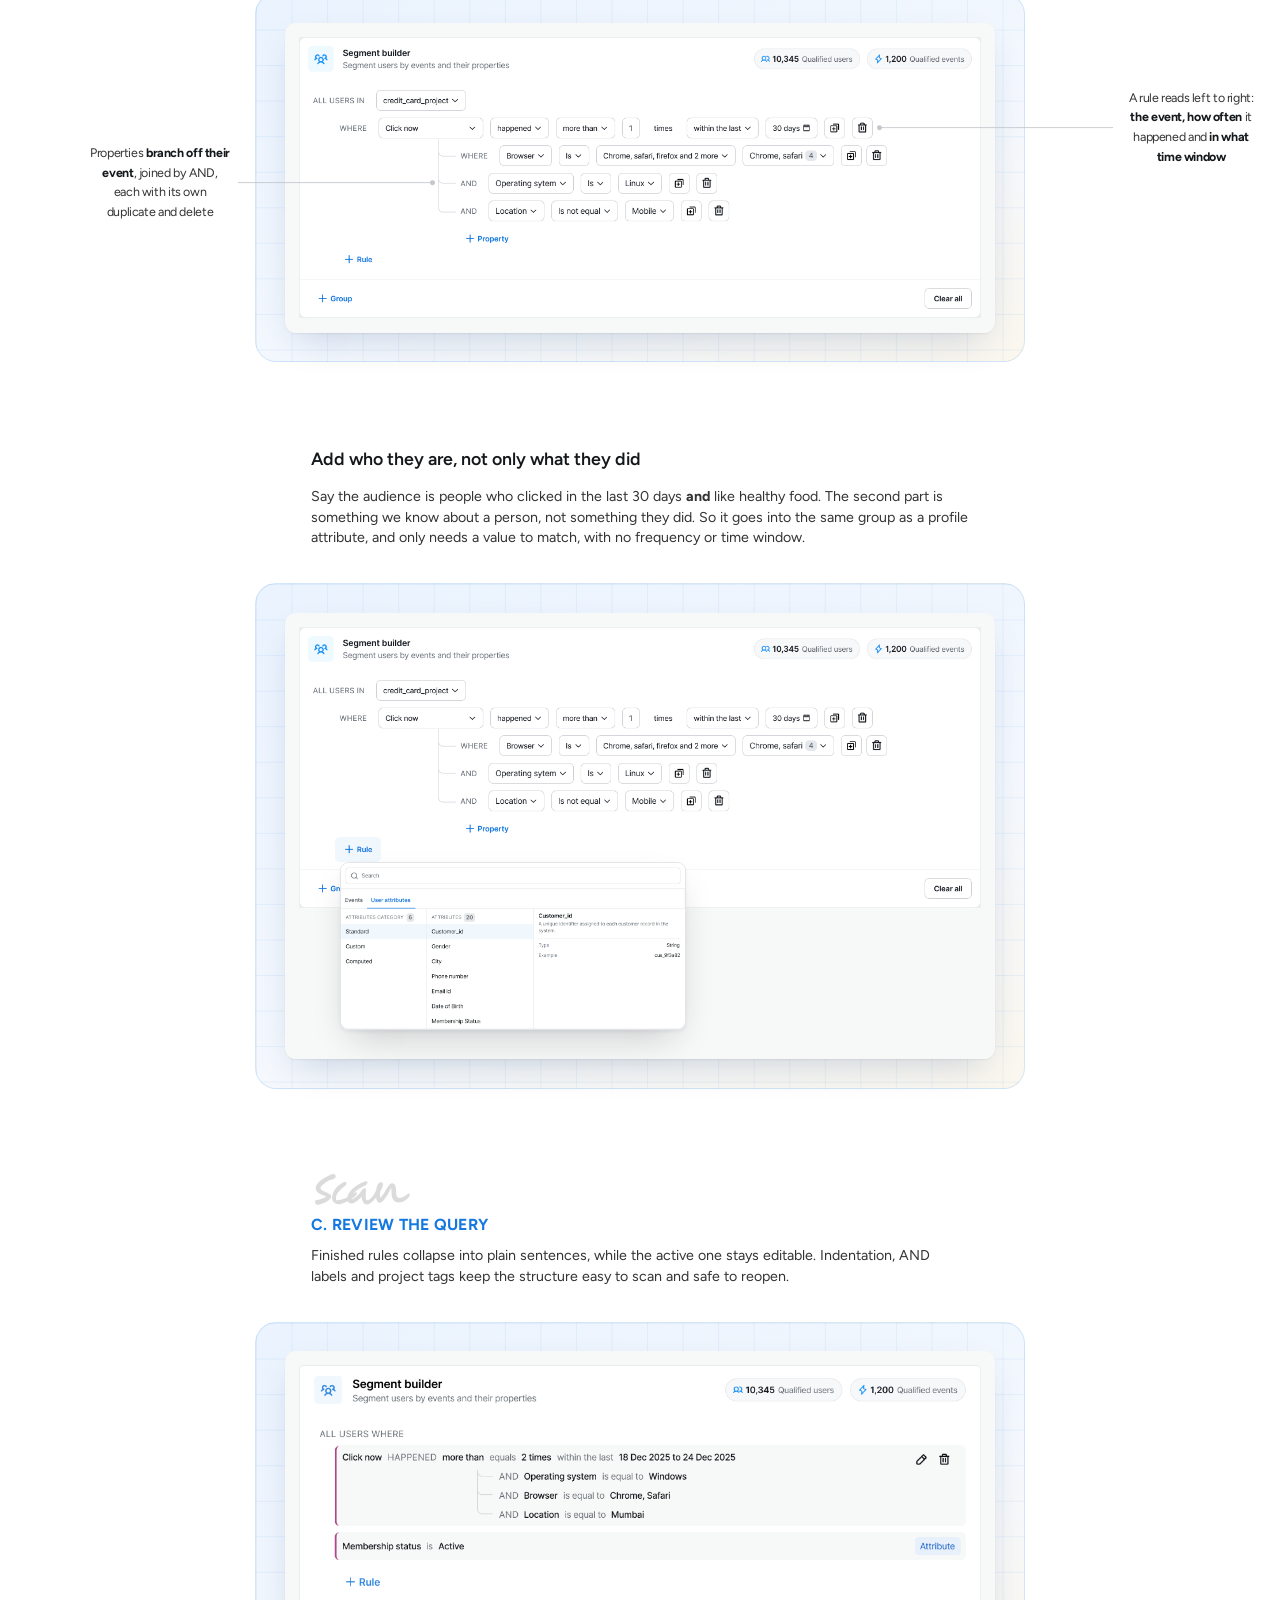
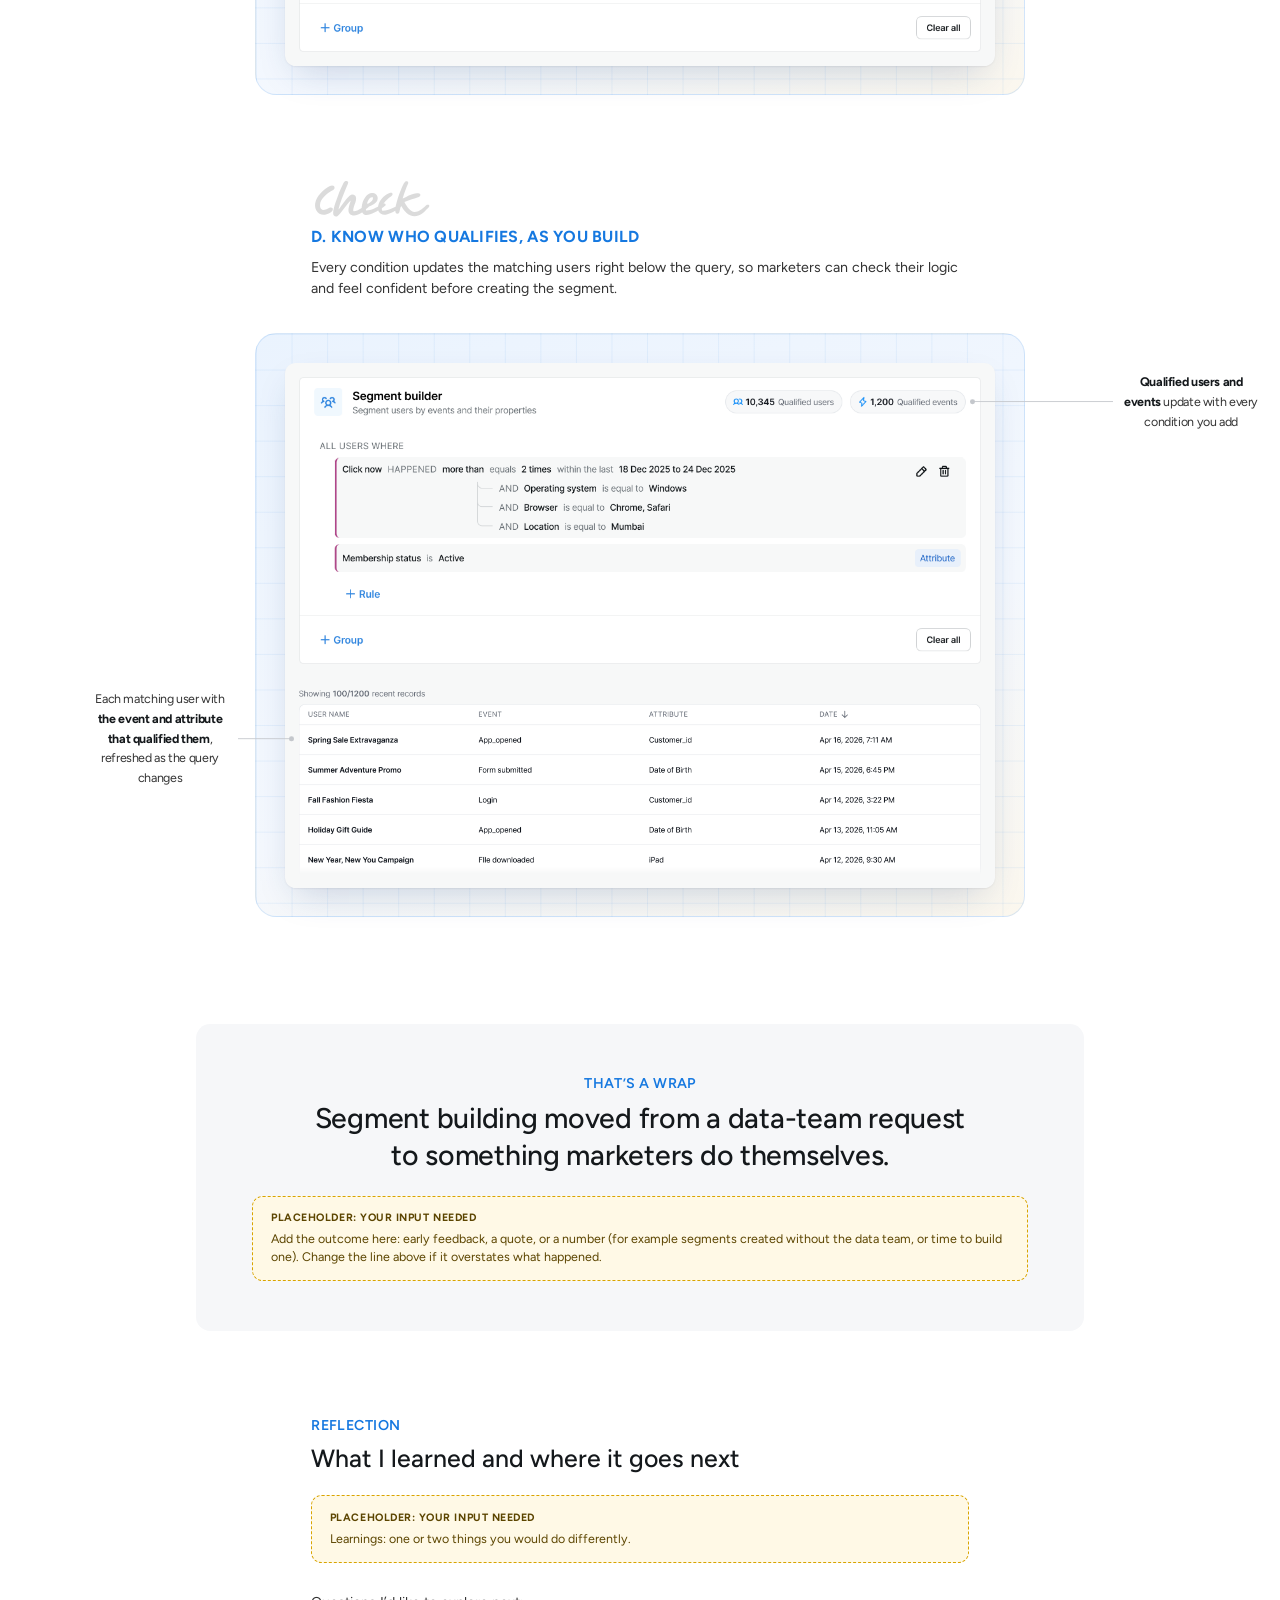
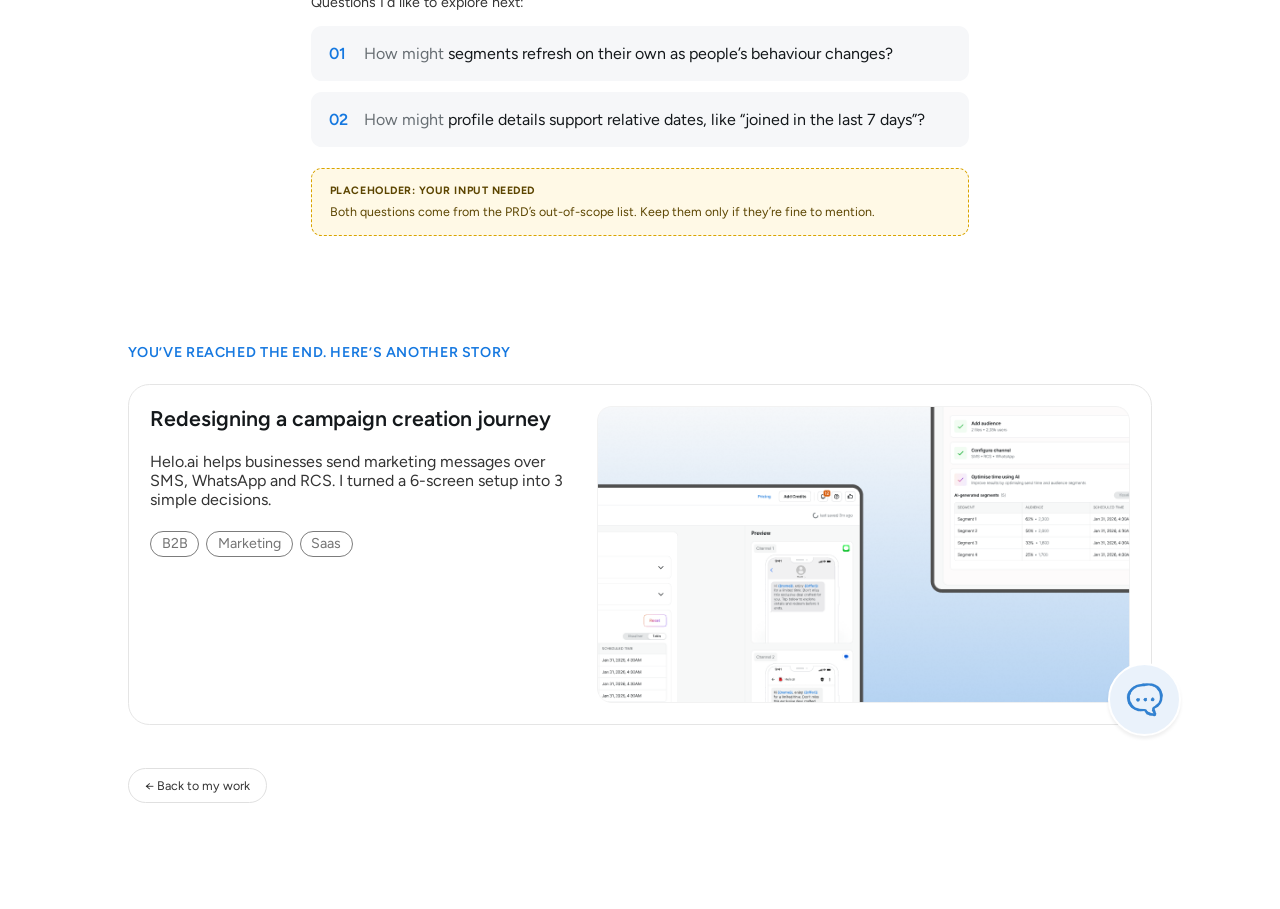
<file: segmentation.html>
<!DOCTYPE html>
<html lang="en">
<head>
  <meta charset="UTF-8" />
  <meta name="viewport" content="width=device-width, initial-scale=1.0" />
  <title>Audience segmentation case study</title>
  <meta name="description" content="Case study: designing a visual query builder that lets marketers build precise audience segments from events and attributes, without writing SQL." />
  <link rel="preconnect" href="https://fonts.googleapis.com" />
  <link rel="preconnect" href="https://fonts.gstatic.com" crossorigin />
  <link href="https://fonts.googleapis.com/css2?family=Figtree:wght@400;500;600;700&family=Inter:wght@400;600&family=Caveat:wght@500&display=swap" rel="stylesheet" />
  <link rel="stylesheet" href="styles.css?v=38" />
  <link rel="stylesheet" href="case-study.css?v=150" />
</head>
<body class="cs">
  <!--
    Case study — Figma "Conversations" file, frame 983:45318 (1440 × 10026).
    Headings and body copy are HTML; each section's visual is a 2× render of its Figma frame.
  -->

  <nav class="nav is-case" aria-label="Primary" data-component="nav">
    <a class="nav__link" href="index.html#home">Home</a>
    <a class="nav__link is-active" href="index.html#work" aria-current="page">My work</a>
    <a class="nav__link" href="index.html#about">About me</a>
    <a class="nav__link" href="index.html#resume">Resume</a>
  </nav>

  <!-- ============ HERO ============ -->
  <header class="cs-hero" data-component="cs-hero">
    <div class="cs-hero__grid" aria-hidden="true"></div>
    <div class="cs-hero__inner">
      <img class="cs-hero__shot" src="assets/seg/hero.png" width="800" height="446" alt="Segment builder: two groups of rules joined by AND, with an event, its property filters and a project tag" />
      <div class="cs-hero__text">
        <h1 class="cs-hero__title">How I made audience segmentation easier for non-technical users</h1>
        <p class="cs-hero__sub">Designing a visual query-building experience that helps marketers define precise audience segments using customer attributes and behavioural events, without writing SQL.</p>
        <p class="sg-read">6 min read</p>
        <dl class="cs-meta">
          <div><dt>Role</dt><dd>Product designer, end-to-end</dd></div>
          <div><dt>Skills</dt><dd>Product design, conceptualisation, User experience, Research</dd></div>
          <div><dt>Status</dt><dd>Dev complete, live internally</dd></div>
        </dl>
      </div>
    </div>
  </header>

  <main>
    <!-- ============ CHAPTER NAV (sticky, highlights the chapter in view) ============ -->
    <nav class="sg-toc" aria-label="Case study chapters" data-component="sg-toc">
      <ol>
        <li><a href="#problem"><span>01</span><em>The problem</em></a></li>
        <li><a href="#approach"><span>02</span><em>How I approached it</em></a></li>
        <li><a href="#explorations"><span>03</span><em>Explorations</em></a></li>
        <li><a href="#design"><span>04</span><em>The final design</em></a></li>
        <li><a href="#reflection"><span>05</span><em>Reflection</em></a></li>
      </ol>
    </nav>

    <!-- ============ VALUE DELIVERED (stats before the story) ============ -->
    <section class="sg-stats" data-component="sg-stats" aria-labelledby="sg-stats-title">
      <h2 class="sg-stats__title" id="sg-stats-title">Value delivered</h2>
      <ul class="sg-stats__list">
        <li class="sg-stat">
          <p class="sg-stat__value">XX% <span class="sg-stat__arrow sg-stat__arrow--down" aria-label="decrease">&#8595;</span></p>
          <p class="sg-stat__label">Time to build a segment</p>
        </li>
        <li class="sg-stat">
          <p class="sg-stat__value">XX% <span class="sg-stat__arrow sg-stat__arrow--down" aria-label="decrease">&#8595;</span></p>
          <p class="sg-stat__label">Audience requests to the data team</p>
        </li>
        <li class="sg-stat">
          <p class="sg-stat__value">Xx <span class="sg-stat__arrow sg-stat__arrow--up" aria-label="increase">&#8593;</span></p>
          <p class="sg-stat__label">Segments built by marketers themselves</p>
        </li>
      </ul>
      <p class="sg-todo">Replace each XX with your real numbers and adjust the labels to what was measured. If there are no measured results yet, use what the team plans to track, or remove this block.</p>
    </section>

    <!-- ============ 01 THE PROBLEM ============ -->
    <section class="sg-sec" id="problem" data-component="sg-journey">
      <div class="sg-head">
        <!-- Problem statement: same pattern as the campaign case study (bulb + hand-drawn tag, statement, conversation) -->
        <div class="cs-problem__tag sg-problem__tag">
          <img class="cs-problem__bulb" src="assets/case/bulb.svg" alt="" aria-hidden="true" />
          <img class="cs-problem__note" src="assets/case/hand/the-problem.svg" width="251" height="71" alt="The problem" />
        </div>
        <h2 class="cs-h2">Marketers knew exactly who they wanted to reach, but couldn&#8217;t build the audience without the data team.</h2>
        <p class="cs-p">Every segment had to be written as SQL by someone else. A small change meant a new request, so campaigns waited and targeting ideas went untested.</p>

        <!-- Intent vs. translation: the same three conditions, as the marketer says them and as the SQL they had to wait for -->
        <div class="sg-gap" role="group" aria-label="What the marketer asked compared with the SQL the data team had to write">
          <div class="sg-gap__ask">
            <p class="sg-gap__k">What the marketer asked</p>
            <p class="sg-gap__quote">&#8220;Users who were <span class="sg-c sg-c--1">active recently</span>, <span class="sg-c sg-c--2">haven&#8217;t bought in 30 days</span> and <span class="sg-c sg-c--3">like healthy food</span>.&#8221;</p>
            <p class="sg-gap__note">One sentence. Three conditions.</p>
          </div>
          <div class="sg-gap__hand" aria-hidden="true">
            <svg viewBox="0 0 24 24"><path d="M5 12h13M13 7l5 5-5 5"/></svg>
            <span>Handed to the data team</span>
          </div>
          <div class="sg-gap__sql">
            <p class="sg-gap__k">What it took</p>
<pre class="sg-gap__code"><code><b>SELECT</b> u.user_id <b>FROM</b> users u
<b>JOIN</b> events e <b>ON</b> e.user_id = u.user_id
<b>WHERE</b> <span class="sg-c sg-c--1">e.event_time &gt;= NOW() - INTERVAL '7 days'</span>
  <b>AND</b> <span class="sg-c sg-c--2">u.user_id <b>NOT IN</b> (
    <b>SELECT</b> user_id <b>FROM</b> events
    <b>WHERE</b> event_name = 'purchase'
      <b>AND</b> event_time &gt;= NOW() - INTERVAL '30 days')</span>
  <b>AND</b> <span class="sg-c sg-c--3">u.food_preference = 'healthy'</span>
<b>GROUP BY</b> u.user_id;</code></pre>
            <p class="sg-gap__note">Illustrative query. Written by someone else, every time.</p>
          </div>
        </div>

        <!-- Every change sends the request round the same loop -->
        <div class="sg-handoff" aria-label="Every change repeats the handoff: ask, wait in the queue, SQL is written, list is shared, then a change starts it again">
          <p class="sg-handoff__k">And every change starts the handoff again</p>
          <ol class="sg-handoff__steps">
            <li>Ask</li>
            <li class="is-wait">Wait in the queue</li>
            <li>SQL is written</li>
            <li>List is shared</li>
          </ol>
          <p class="sg-handoff__back"><span aria-hidden="true">&#8634;</span> Change one condition, start over</p>
        </div>

        <div class="sg-pbox sg-pbox--tabs">
          <div class="tabset sg-pb" data-tabset>
            <div class="seg" role="tablist" aria-label="The problem">
              <button class="seg__item is-active" role="tab" aria-selected="true" aria-controls="pb-user" id="tab-pb-user">User problem</button>
              <button class="seg__item" role="tab" aria-selected="false" aria-controls="pb-biz" id="tab-pb-biz" tabindex="-1">Business problem</button>
            </div>
            <div class="tabset__stage sg-pb__stage">
              <div class="tabset__panel is-active" role="tabpanel" id="pb-user" aria-labelledby="tab-pb-user">
                <article class="sg-pb__card">
                  <span class="sg-pb__icon" aria-hidden="true"><svg viewBox="0 0 24 24"><circle cx="12" cy="8" r="3.5"/><path d="M5 20c.8-3.6 3.6-5.5 7-5.5s6.2 1.9 7 5.5"/></svg></span>
                  <div>
                    <p class="sg-pb__lead">Marketers knew who to target, but couldn&#8217;t build the audience themselves.</p>
                    <p class="sg-pb__text">Turning intent into a query meant asking the data team. Each small change meant another request and another wait.</p>
                  </div>
                </article>
              </div>
              <div class="tabset__panel" role="tabpanel" id="pb-biz" aria-labelledby="tab-pb-biz">
                <article class="sg-pb__card sg-pb__card--biz">
                  <span class="sg-pb__icon" aria-hidden="true"><svg viewBox="0 0 24 24"><circle cx="12" cy="12" r="8"/><path d="M12 7.5V12l3 2"/></svg></span>
                  <div>
                    <p class="sg-pb__lead">Every audience became a request in the data team&#8217;s queue.</p>
                    <p class="sg-pb__text">Campaigns waited on queries instead of going out on time, and new targeting ideas went untested.</p>
                  </div>
                </article>
              </div>
            </div>
          </div>
        </div>
        <p class="cs-p">Here&#8217;s how that played out for Priya.</p>
      </div>
      <img class="sg-fig" src="assets/seg/story.png" width="761" height="756" loading="lazy" alt="Priya, a growth marketer at a D2C brand, wants users who were active recently, haven't purchased in 30 days and like healthy food. She explores customer data to pick attributes and events, then has to rely on the data and engineering team, which slows her down and delays the campaign." />
      <!-- Statement as a request ticket overlapping a faded headline -->
      <div class="sg-ticket">
        <p class="sg-ticket__ghost" aria-hidden="true">Another request?</p>
        <div class="sg-ticket__card">
          <p class="sg-ticket__to">To: Data team</p>
          <p class="sg-ticket__text">Every new audience meant a request to the data team.</p>
        </div>
      </div>

      <!-- Bridge: the question the approach chapter answers -->
      <div class="sg-bridge">
        <span class="sg-bridge__line" aria-hidden="true"></span>
        <p class="sg-bridge__q">What if the next request never had to leave the marketer&#8217;s hands?</p>
      </div>

      <!-- Rewind: a line that draws as you scroll, rolling back from screens to the request where the design started -->
      <div class="sg-rewind" data-component="sg-rewind">
        <p class="sg-rewind__lead">To answer that,<br /><b>let&#8217;s rewind to the request itself.</b></p>
        <span class="sg-rewind__dot" aria-hidden="true"></span>
        <div class="sg-rewind__track" aria-hidden="true"><span class="sg-rewind__fill"></span></div>
        <div class="sg-rewind__roll" aria-hidden="true">
          <div class="sg-rewind__words"><span>Screens</span><span>SQL</span><span>Request</span></div>
        </div>
        <div class="sg-rewind__end" aria-hidden="true">
          <span class="sg-rewind__dot"></span>
          <span class="sg-rewind__note">&#8212; where I started</span>
        </div>
      </div>
    </section>

    <!-- ============ 02 HOW I APPROACHED IT ============ -->
    <section class="sg-sec" id="approach" data-component="sg-approach">
      <div class="sg-head">
        <p class="cs-label">How I approached it</p>
        <h2 class="cs-h2">To make that possible, I started with the request itself, not with screens</h2>
        <p class="cs-p">This is how a query only the data team could write became something a marketer could build: five steps, taken before any layout was drawn.</p>
      </div>


      <div class="sg-stage" id="stage-understand">
        <div class="sg-head">
          <div class="sg-stage__top">
            <p class="sg-stage__mark goal__badge" aria-hidden="true"><img src="assets/case/hand/goal-circle.svg" alt="" /><img src="assets/case/hand/goal-1.svg" alt="" /></p>
            <h3 class="sg-stage__title"><span class="sg-stage__n">Step 1. </span>Understand <b>who asks</b> for a segment, and <b>who builds it</b></h3>
          </div>
          <p class="cs-p sg-step__p">The problem sat between two groups: marketers who knew exactly who they wanted, and the data team who turned that into a query. I started by understanding both sides.</p>
          <p class="sg-todo">Two or three lines on what you looked at first: the PRD, who you spoke to (marketers, the data team, engineers), and how long the project took.</p>
        </div>
      </div>

      <div class="sg-stage" id="stage-goals">
        <div class="sg-head">
          <div class="sg-stage__top">
            <p class="sg-stage__mark goal__badge" aria-hidden="true"><img src="assets/case/hand/goal-circle.svg" alt="" /><img src="assets/case/hand/goal-2.svg" alt="" /></p>
            <h3 class="sg-stage__title"><span class="sg-stage__n">Step 2. </span>Set the <b>goals</b> every design decision had to meet</h3>
          </div>
          <p class="cs-p sg-step__p">Each one came straight from what marketers and the data team told me.</p>
        </div>
        <img class="sg-fig" src="assets/seg/goals.png" width="944" height="227" loading="lazy" alt="Four design goals: no-code creation, readable queries, flexible segments based on events and attributes, and query validation so users know a segment is ready to use." />
      </div>

      <div class="sg-stage" id="stage-scope">
        <div class="sg-head">
          <div class="sg-stage__top">
            <p class="sg-stage__mark goal__badge" aria-hidden="true"><img src="assets/case/hand/goal-circle.svg" alt="" /><img src="assets/case/hand/goal-3.svg" alt="" /></p>
            <h3 class="sg-stage__title"><span class="sg-stage__n">Step 3. </span>Decide what the <b>first version would not do</b></h3>
          </div>
          <p class="cs-p sg-step__p">Agreeing early on what to leave out kept the first version focused.</p>
        </div>
      <div class="sg-scope">
        <div class="sg-scope__col">
          <p class="sg-scope__k">The builder is</p>
          <ul>
            <li>For combining what people did (events) with what we know about them (profile details)</li>
            <li>For marketers who don&#8217;t write SQL</li>
            <li>For segments that are checked before they are saved</li>
          </ul>
        </div>
        <div class="sg-scope__col sg-scope__col--not">
          <p class="sg-scope__k">The builder is not</p>
          <ul>
            <li>For segments that update on their own over time</li>
            <li>For relative dates such as &#8220;in the last 7 days&#8221; on profile details</li>
            <li>For keeping a version history of a segment</li>
          </ul>
        </div>
      </div>
      </div>

      <div class="sg-stage" id="stage-break">
        <div class="sg-head">
          <div class="sg-stage__top">
            <p class="sg-stage__mark goal__badge" aria-hidden="true"><img src="assets/case/hand/goal-circle.svg" alt="" /><img src="assets/case/hand/goal-4.svg" alt="" /></p>
            <h3 class="sg-stage__title"><span class="sg-stage__n">Step 4. </span>Follow <b>one request</b> all the way down</h3>
          </div>
          <p class="cs-p sg-step__p">I took one everyday request, &#8220;users who added a shirt to their cart in the last 30 days&#8221;, and followed it through three moves: from the marketer&#8217;s words, to the logic underneath, to building blocks a marketer could use.</p>
        </div>
        <!-- Each move: a short line, then its visual, stacked vertically -->
        <div class="zz">
          <div class="zz__row">
            <div class="zz__text">
              <p class="gr-phase__k gr-phase__k--intent"><span class="gr-phase__icon" aria-hidden="true"><svg viewBox="0 0 24 24"><path d="M4 5h16v11H9l-5 4z"/></svg></span>Capture the intent</p>
              <p class="zz__p">A marketer describes the audience in <b>plain words</b>, the way they would ask a colleague.</p>
            </div>
            <img class="zz__img" src="assets/seg/gr-intent.png" width="840" height="212" loading="lazy" alt="A marketer describes the audience in everyday language: Find users who added shirt to their cart in the last 30 days." />
          </div>

          <div class="zz__row">
            <div class="zz__text">
              <p class="gr-phase__k gr-phase__k--logic"><span class="gr-phase__icon" aria-hidden="true"><svg viewBox="0 0 24 24"><path d="M8 7l-5 5 5 5M16 7l5 5-5 5M13.5 5l-3 14"/></svg></span>Decode the logic</p>
              <p class="zz__p">Written as <b>SQL</b>, the same request turns into syntax only the data team can read&#8230;</p>
            </div>
            <img class="zz__img" src="assets/seg/gr-sql.png" width="570" height="280" loading="lazy" alt="The request as a SQL query: select user_id from events where event_name is add_to_cart, product category is Shirts, gender is Male, and event time is within the last 30 days." />
          </div>

          <div class="zz__row zz__row--late">
            <div class="zz__text">
              <p class="zz__p">&#8230;and in an existing <b>query editor</b>, it becomes rows of fields, operators and values. Setting the two side by side showed what the interface could simplify without weakening the logic.</p>
            </div>
            <img class="zz__img" src="assets/seg/gr-azure.png" width="568" height="455" loading="lazy" alt="The Azure query editor: rows of And/Or, field, operator and value dropdowns for top-level and linked work items." />
          </div>

          <div class="zz__row">
            <div class="zz__text">
              <p class="gr-phase__k gr-phase__k--grammar"><span class="gr-phase__icon" aria-hidden="true"><svg viewBox="0 0 24 24"><rect x="3.5" y="3.5" width="7" height="7" rx="1.5"/><rect x="13.5" y="3.5" width="7" height="7" rx="1.5"/><rect x="3.5" y="13.5" width="7" height="7" rx="1.5"/><rect x="13.5" y="13.5" width="7" height="7" rx="1.5"/></svg></span>Create a visual grammar</p>
              <p class="zz__p">Across scenarios, the same four ideas kept repeating: <b>what a user did, who they are, how a rule is checked and when</b>. These became the building blocks.</p>
            </div>
            <img class="zz__img" src="assets/seg/gr-chips.png" width="780" height="240" loading="lazy" alt="Four building blocks: Event, User attributes, Conditions and Time range." />
          </div>
        </div>

        <!-- The example in the derived structure, shown inside the product's app shell (Figma: Conversations 1836:13010) -->
        <div class="ds">
          <div class="ds__frame">
            <img class="ds__shell" src="assets/seg/app-shell.png" width="1000" height="569" loading="lazy" alt="" />
            <!-- Header drawn as skeleton bars, matching the side nav blueprint -->
            <div class="ds__header" aria-hidden="true">
              <span class="ds__sk ds__sk--sq"></span><span class="ds__sk" style="width:64px"></span><span class="ds__sk" style="width:44px"></span>
              <span class="ds__gap"></span>
              <span class="ds__sk" style="width:36px"></span><span class="ds__sk ds__sk--btn"></span><span class="ds__sk ds__sk--sq"></span><span class="ds__sk ds__sk--sq"></span><span class="ds__sk ds__sk--sq"></span>
            </div>
            <div class="ds__card" role="img" aria-label="The example in the derived structure: Who, all users; Did, add to cart; Frequency, at least once; When, last 30 days; Where, category is Shirts.">
              <p class="ds__k">All users where</p>
              <div class="ds__row" aria-hidden="true">
                <span class="an-chip"><small>Who</small>All users</span><i>+</i>
                <span class="an-chip"><small>Did</small>Add to cart</span><i>+</i>
                <span class="an-chip"><small>Frequency</small>At least once</span><i>+</i>
                <span class="an-chip"><small>When</small>Last 30 days</span><i>+</i>
                <span class="an-chip an-chip--where"><small>Where</small>Category is Shirts</span>
              </div>
            </div>
          </div>
        </div>
      </div>

      <div class="sg-stage" id="stage-sentence">
        <div class="sg-head">
          <div class="sg-stage__top">
            <p class="sg-stage__mark goal__badge" aria-hidden="true"><img src="assets/case/hand/goal-circle.svg" alt="" /><span>5</span></p>
            <h3 class="sg-stage__title"><span class="sg-stage__n">Step 5. </span>Let marketers build in <b>the order they think</b></h3>
          </div>
          <p class="cs-p sg-step__p">Marketers describe an audience as a sentence, not as tables and joins. So the building blocks line up the same way: who did what, how often, when, and with which details.</p>
        </div>
        <img class="sg-fig" src="assets/seg/sentence.png" width="910" height="338" loading="lazy" alt="Let users complete the query in the same order they think: All users who did Add to cart more than 1 times within the last 30 days, where Product is Shoes." />
      </div>

      <p class="sg-process__next">With the goals, the scope and the sentence in place, one question was left: how should all of this sit on a single screen?</p>
    </section>

    <!-- ============ 03 EXPLORATIONS ============ -->
    <section class="sg-sec" id="explorations" data-component="sg-iterations">
      <div class="sg-head">
        <p class="cs-label">Explorations</p>
        <h2 class="cs-h2">Finding the right way to structure complex queries</h2>
        <p class="cs-p">I explored multiple layouts to determine how events, filters, and conditions could work together in a clear and intuitive interface. Each iteration helped me refine the hierarchy, simplify interactions, and make complex query logic easier to follow.</p>
        <p class="cs-p sg-note">A few explorations that shaped the final direction</p>
      </div>
      <img class="sg-fig" src="assets/seg/iterations.png" width="1120" height="815" loading="lazy" alt="Four explorations. A rigid matrix with chips and steppers felt intimidating. Oversized dropdowns created noise and lacked hierarchy. Background variations and dividers separated events from filters. The winner: branch connectors link filters to their parent event, with compact inputs and progressive disclosure." />
      <div class="sg-head sg-sub">
        <h3 class="sg-step__title">Why the fourth option won</h3>
        <p class="sg-todo">One or two lines on how the options were compared: who reviewed or tested them, and what they said that settled it.</p>
      </div>
    </section>

    <!-- ============ 04 THE FINAL DESIGN ============ -->
    <section class="sg-sec" id="design" data-component="sg-steps">
      <div class="sg-head">
        <p class="cs-label">The final design</p>
        <h2 class="cs-h2">How a segment comes together, step by step</h2>
      </div>

      <div class="sg-step">
        <div class="sg-head www__text sg-www">
          <span class="hand hand--find" role="img" aria-label="Find"></span>
          <h3 class="www__label sg-step__label">A. Select the right data</h3>
          <p class="cs-p sg-step__p">Browse events, explore user attributes or search across both to find what the audience should be built on.</p>
        </div>
        <figure class="an-fig an-fig--main an-fig--focus">
          <div class="an-fig__wrap">
            <img class="an-fig__shot" src="assets/seg/fd-data-focus.png" width="800" height="385" loading="lazy" alt="The empty segment builder with the add-rule menu open: a search bar, Events and Attributes tabs, projects on the left, their events in the middle and details for Add to Cart on the right." />
          </div>
          <span class="an-curve an-curve--a" style="left:1092px; top:199px; width:118px; height:262px" aria-hidden="true"></span>
          <span class="an-curve an-curve--b" style="left:1137px; top:440px; width:73px; height:208px" aria-hidden="true"></span>
          <figcaption class="an-note an-note--free" style="left:1150px; top:139px"><p><b>One search</b> across events, attributes and projects</p></figcaption>
          <figcaption class="an-note an-note--left" style="left:80px; top:244px"><span class="an-line" style="width:339px"></span><p>Built to scale: a new data source becomes <b>one more tab</b>, not a new menu</p></figcaption>
          <figcaption class="an-note an-note--left" style="left:80px; top:339px"><span class="an-line" style="width:339px"></span><p>Events are grouped by the <b>project they come from</b>, so large accounts stay easy to browse</p></figcaption>
          <div class="an-sub">
            <img src="assets/seg/dd-search.png" width="440" height="272" loading="lazy" alt="Searching for Ad returns matching events, attributes and projects in one grouped list, with details for Add to Cart." />
          </div>
          <figcaption class="an-note an-note--left" style="left:399px; top:578px"><span class="an-line" style="width:110px"></span><p>Results come back grouped into <b>events, attributes and projects</b></p></figcaption>
        </figure>
      </div>

      <div class="sg-step">
        <div class="sg-head www__text sg-www">
          <span class="hand hand--build" role="img" aria-label="Build"></span>
          <h3 class="www__label sg-step__label">B. Configure the audience logic</h3>
          <p class="cs-p sg-step__p">Pick the event, how often it happened and the time window, then add properties if needed. Separate entry points for properties, rules and groups keep simple segments light while still supporting advanced logic.</p>
        </div>
        <figure class="an-fig an-fig--logic">
          <div class="ui-panel"><div class="ui-panel__app"><img src="assets/seg/fd-logic-card.png?v=2" width="768" height="317" loading="lazy" alt="The segment builder with one rule in credit_card_project: Click now happened more than 1 times within the last 30 days, where browser is Chrome or Safari, operating system is Linux and location is not Mobile, with 10,345 qualified users and 1,200 qualified events." /></div></div>
          <figcaption class="an-note an-note--right" style="top:151px"><span class="an-line" style="width:265px"></span><p>A rule reads left to right: <b>the event, how often</b> it happened and <b>in what time window</b></p></figcaption>
          <figcaption class="an-note an-note--left" style="left:80px; top:213px"><span class="an-line" style="width:221px"></span><p>Properties <b>branch off their event</b>, joined by AND, each with its own duplicate and delete</p></figcaption>
        </figure>
        <div class="sg-sub">
          <h4 class="sg-sub__title">Add who they are, not only what they did</h4>
          <p class="cs-p">Say the audience is people who clicked in the last 30 days <b>and</b> like healthy food. The second part is something we know about a person, not something they did. So it goes into the same group as a profile attribute, and only needs a value to match, with no frequency or time window.</p>
        </div>
        <div class="ui-panel ui-panel--compose" role="img" aria-label="The segment builder with a Click now event rule and its properties. Below the + Rule button, the add-rule menu is open on the User attributes tab, listing standard, custom and computed attributes with details for Customer_id."><div class="ui-panel__app">
          <img src="assets/seg/fd-logic-card.png?v=2" width="768" height="317" loading="lazy" alt="" />
          <span class="ui-panel__active" aria-hidden="true"></span>
          <img class="ui-panel__pop" src="assets/seg/dd-attrs-tight.png" width="390" height="189" loading="lazy" alt="" />
        </div></div>
      </div>

      <div class="sg-step">
        <div class="sg-head www__text sg-www">
          <span class="hand hand--scan" role="img" aria-label="Scan"></span>
          <h3 class="www__label sg-step__label">C. Review the query</h3>
          <p class="cs-p sg-step__p">Finished rules collapse into plain sentences, while the active one stays editable. Indentation, AND labels and project tags keep the structure easy to scan and safe to reopen.</p>
        </div>
        <div class="ui-panel ui-panel--review" role="img" aria-label="The segment builder in summary view: Click now happened more than 2 times between 18 and 24 Dec 2025, with operating system, browser and location filters joined by AND, with edit and delete buttons; and Membership status is Active, tagged Attribute."><div class="ui-panel__app">
          <img src="assets/seg/fd-review-card.png" width="768" height="322" loading="lazy" alt="" />
          <span class="rv-cover" aria-hidden="true"></span>
          <img class="rv-l" src="assets/seg/fd-review-row-l.png" width="466" height="90" loading="lazy" alt="" />
          <img class="rv-r" src="assets/seg/fd-review-row-r.png" width="67" height="90" loading="lazy" alt="" />
        </div></div>
      </div>

      <div class="sg-step">
        <div class="sg-head www__text sg-www">
          <span class="hand hand--check" role="img" aria-label="Check"></span>
          <h3 class="www__label sg-step__label">D. Know who qualifies, as you build</h3>
          <p class="cs-p sg-step__p">Every condition updates the matching users right below the query, so marketers can check their logic and feel confident before creating the segment.</p>
        </div>
        <figure class="an-fig an-fig--logic">
          <div class="ui-panel ui-panel--review" role="img" aria-label="The finished segment in summary view: Click now happened more than 2 times between 18 and 24 Dec 2025 with operating system, browser and location filters, and Membership status is Active, with 10,345 qualified users and 1,200 qualified events. Below it, a table showing 100 of 1,200 recent records lists each matching user with their event, attribute and date."><div class="ui-panel__app">
          <img src="assets/seg/fd-review-card.png" width="768" height="322" loading="lazy" alt="" />
          <span class="rv-cover" aria-hidden="true"></span>
          <img class="rv-l" src="assets/seg/fd-review-row-l.png" width="466" height="90" loading="lazy" alt="" />
          <img class="rv-r" src="assets/seg/fd-review-row-r.png" width="67" height="90" loading="lazy" alt="" />
          <img class="qf-shot qf-rec" src="assets/seg/fd-qualify-records.png" width="768" height="221" loading="lazy" alt="" />
        </div></div>
          <figcaption class="an-note an-note--right" style="top:77px"><span class="an-line" style="width:161px"></span><p><b>Qualified users and events</b> update with every condition you add</p></figcaption>
          <figcaption class="an-note an-note--left" style="left:80px; top:456px"><span class="an-line" style="width:63px"></span><p>Each matching user with <b>the event and attribute that qualified them</b>, refreshed as the query changes</p></figcaption>
        </figure>
      </div>
    </section>

    <!-- ============ 05 REFLECTION ============ -->
    <section class="sg-sec" id="reflection" data-component="sg-outcome">
      <div class="sg-wrap">
        <p class="cs-label">That&#8217;s a wrap</p>
        <p class="sg-wrap__big">Segment building moved from a data-team request to something marketers do themselves.</p>
        <p class="sg-todo">Add the outcome here: early feedback, a quote, or a number (for example segments created without the data team, or time to build one). Change the line above if it overstates what happened.</p>
      </div>
      <div class="sg-head sg-sub">
        <p class="cs-label">Reflection</p>
        <h2 class="cs-h2">What I learned and where it goes next</h2>
        <p class="sg-todo">Learnings: one or two things you would do differently.</p>
        <p class="sg-hmw__intro">Questions I&#8217;d like to explore next:</p>
        <ol class="sg-hmw">
          <li><span>How might</span> segments refresh on their own as people&#8217;s behaviour changes?</li>
          <li><span>How might</span> profile details support relative dates, like &#8220;joined in the last 7 days&#8221;?</li>
        </ol>
        <p class="sg-todo">Both questions come from the PRD&#8217;s out-of-scope list. Keep them only if they&#8217;re fine to mention.</p>
      </div>
    </section>

    <!-- ============ UP NEXT ============ -->
    <section class="cs-next sg-next" data-component="cs-next">
      <p class="cs-label">You&#8217;ve reached the end. Here&#8217;s another story</p>
      <article class="case" data-component="case-card">
        <a class="case__link" href="campaign-creation.html" aria-label="Read the case study: Redesigning a campaign creation journey"></a>
        <div class="case__text">
          <h3>Redesigning a campaign creation journey</h3>
          <p>Helo.ai helps businesses send marketing messages over SMS, WhatsApp and RCS. I turned a 6-screen setup into 3 simple decisions.</p>
          <ul class="tags"><li>B2B</li><li>Marketing</li><li>Saas</li></ul>
        </div>
        <div class="case__shot"><img src="assets/shot-campaign.png" alt="Campaign creation: add audience, configure channels and AI-optimised send time, with a live message preview" /></div>
        <span class="case__icon case__icon--right case__icon--blue"><img src="assets/chat.png" alt="" /></span>
      </article>
      <a class="cs-back" href="index.html#work">← Back to my work</a>
    </section>
  </main>

  <script src="case-study.js?v=14"></script>
</body>
</html>
</file>
<file: styles.css>
/* ---------- Tokens ---------- */
:root {
  --gray-1: #333333;
  --gray-5: #e0e0e0;
  --border: #e5e5e5;
  --text: #14181b;
  --purple: #9b51e0;
  --violet: #826cfe;
  --plum: #ae4c8d;
  --sticky-ink: #5a4200;
  --grid: rgba(184, 189, 194, 0.2);

  --font-sans: "Figtree", system-ui, -apple-system, sans-serif;
  --font-code: "Cascadia Code", "Cascadia Mono", ui-monospace, Menlo, monospace;

  --ease-out: cubic-bezier(.22, 1, .36, 1);
  --ease-spring: cubic-bezier(.34, 1.56, .64, 1);

  /* Left edge of the 1440px design frame, so hero components keep their Figma x positions */
  --stage: calc(50% - 720px);
}

*,
*::before,
*::after { box-sizing: border-box; }

html { scroll-behavior: smooth; }
section[id], footer[id] { scroll-margin-top: 96px; }

body {
  margin: 0;
  background: #fff;
  color: #000;
  font-family: var(--font-sans);
  -webkit-font-smoothing: antialiased;
  overflow-x: hidden;
}

img { display: block; max-width: none; }
p, h1, h2, h3, figure, ul { margin: 0; padding: 0; }
a { color: inherit; text-decoration: none; }

/* ---------- Figma Hand text ----------
   Vector outlines exported from the Figma file, used as masks so the
   colour still comes from `color` (and can be animated). */
.hand {
  display: block;
  background-color: currentColor;
  -webkit-mask-repeat: no-repeat;
  mask-repeat: no-repeat;
  -webkit-mask-size: 100% 100%;
  mask-size: 100% 100%;
}
.hand--name         { width: 610px; height: 96px; -webkit-mask-image: url("assets/hand/jyoti-kawar.svg"); mask-image: url("assets/hand/jyoti-kawar.svg"); }
.hand--open-to-work { width: 108px; height: 20px; -webkit-mask-image: url("assets/hand/open-to-work.svg"); mask-image: url("assets/hand/open-to-work.svg"); }
.hand--working      { width: 99px;  height: 39px; -webkit-mask-image: url("assets/hand/currently-working-at.svg"); mask-image: url("assets/hand/currently-working-at.svg"); }
.hand--my-work      { width: 156px; height: 38px; -webkit-mask-image: url("assets/hand/my-work.svg"); mask-image: url("assets/hand/my-work.svg"); }
.hand--about-me     { width: 273px; height: 32px; -webkit-mask-image: url("assets/hand/little-about-me.svg"); mask-image: url("assets/hand/little-about-me.svg"); }
.hand--photo-1      { width: 48px;  height: 22px; -webkit-mask-image: url("assets/hand/photo-1.svg"); mask-image: url("assets/hand/photo-1.svg"); }
.hand--photo-2      { width: 50px;  height: 22px; -webkit-mask-image: url("assets/hand/photo-2.svg"); mask-image: url("assets/hand/photo-2.svg"); }

/* ---------- Hero (Figma 1416:7939) ---------- */
.hero {
  position: relative;
  height: 900px;
  overflow: hidden;
}

.hero__grid {
  position: absolute;
  left: calc(var(--stage) + 200px);
  top: 60px;
  width: 1041px;
  height: 641px;
  background-image:
    linear-gradient(to right, var(--grid) 0.75px, transparent 0.75px),
    linear-gradient(to bottom, var(--grid) 0.75px, transparent 0.75px);
  background-size: 60px 60px;
}

.hero__fade { position: absolute; pointer-events: none; }
.hero__fade--left   { left: var(--stage); top: 0; width: 300px; height: 900px; background: linear-gradient(to right, #fff, rgba(255,255,255,0)); }
.hero__fade--right  { left: calc(var(--stage) + 1140px); top: 0; width: 300px; height: 900px; background: linear-gradient(to right, rgba(255,255,255,0), #fff); }
.hero__fade--top    { left: 0; right: 0; top: 0; height: 200px; background: linear-gradient(to bottom, #fff, rgba(255,255,255,0)); }
.hero__fade--bottom { left: 0; right: 0; top: 600px; height: 300px; background: linear-gradient(to bottom, rgba(255,255,255,0), #fff); }

/* Nav (1416:7972) */
.nav {
  position: fixed;
  left: 50%;
  top: 24px;
  transform: translateX(-50%);
  display: flex;
  align-items: center;
  gap: 16px;
  padding: 8px;
  border: 1px solid var(--gray-5);
  border-radius: 99px;
  background: #fff;
  z-index: 50;
  transition: box-shadow .3s var(--ease-out), background-color .3s var(--ease-out);
}
.nav.is-scrolled {
  background: rgba(255, 255, 255, 0.85);
  -webkit-backdrop-filter: blur(10px);
  backdrop-filter: blur(10px);
  box-shadow: 0 8px 24px -12px rgba(0, 0, 0, 0.15);
}
.nav__link {
  display: flex;
  align-items: center;
  height: 36px;
  padding: 8px 16px;
  border-radius: 100px;
  font-size: 14px;
  color: var(--gray-1);
  white-space: nowrap;
  transition: background-color .25s var(--ease-out);
}
.nav__link:hover { background: rgba(230, 230, 230, 0.3); }
.nav__link.is-active { background: rgba(230, 230, 230, 0.5); }

/* Draggable collage pieces.
   Each piece keeps its Figma rotation in --rot (Figma rotates around the
   top-left corner, hence transform-origin 0 0); JS writes --dx/--dy. */
.draggable {
  --dx: 0px;
  --dy: 0px;
  --tilt: 0deg;
  transform-origin: 0 0;
  transform: translate(var(--dx), var(--dy)) rotate(calc(var(--rot) + var(--tilt)));
  transition: transform .45s var(--ease-spring), filter .3s var(--ease-out);
  cursor: grab;
  touch-action: none;
  user-select: none;
  -webkit-user-select: none;
  outline: none;
}
.draggable:hover { --tilt: var(--hover-tilt, 1.5deg); }
.draggable:focus-visible { outline: 2px dashed var(--violet); outline-offset: 6px; }
.draggable.is-dragging {
  cursor: grabbing;
  transition: filter .3s var(--ease-out);
  z-index: 30 !important;
  --tilt: var(--drag-tilt, 3deg);
}

/* Polaroid "Open to work" (1416:8002) */
.polaroid {
  --rot: 7deg;
  --hover-tilt: 0deg;
  position: absolute;
  left: calc(var(--stage) + 218.8px);
  top: 126px;
  width: 197.9px;
  height: 219.7px;
  padding: 17.466px;
  background: #fff;
  border: 1.164px solid var(--gray-5);
  z-index: 4;
}
.polaroid.is-dragging { filter: drop-shadow(0 10px 18px rgba(0, 0, 0, 0.08)); }
.polaroid__img {
  position: relative;
  width: 160.624px;
  height: 152.476px;
  overflow: hidden;
}
.polaroid__img::after {
  content: "";
  position: absolute;
  inset: 0;
  background: rgba(245, 160, 213, 0.1);
}

/* Sprite crop straight from the Figma image fill (imageTransform
   0.2 × 0.333 at 0.2086, 0.6484). Figma stacks two identical visible
   copies of the fill, so the sprite is drawn twice to match stroke weight. */
.sprite {
  position: absolute;
  width: 500%;
  height: 300.3%;
  left: -104.3%;
  top: -194.7%;
}
.sprite:not(.sprite--arm):not(svg),
.sprite-layer {
  background:
    url("assets/avatar-sketch.png") 0 0 / 100% 100% no-repeat,
    url("assets/avatar-sketch.png") 0 0 / 100% 100% no-repeat;
}
.sprite-layer { position: absolute; inset: 0; }

/* Clip outlines are traced from the sprite's pixels (percent of the 1536 × 1024 sheet).
   Body = everything except the arm, the motion marks and the two eyes. */
.sprite--body {
  clip-path: polygon(evenodd,
    0 0, 100% 0, 100% 100%, 0 100%, 0 0,
    33.236% 82.813%, 33.887% 77.832%, 34.831% 76.904%, 35.286% 76.807%, 35.547% 76.953%,
    35.775% 77.637%, 35.775% 78.125%, 35.645% 78.711%, 35.449% 79.395%, 34.961% 80.469%,
    34.570% 81.445%, 34.180% 82.031%, 33.789% 82.520%, 33.398% 82.910%, 33.236% 82.813%,
    0 0,
    35.286% 72.656%, 37.435% 72.656%, 37.435% 75.293%, 35.286% 75.293%, 35.286% 72.656%,
    0 0,
    29.492% 78.320%, 30.143% 78.320%, 30.143% 79.395%, 29.492% 79.395%, 29.492% 78.320%,
    0 0,
    31.966% 77.441%, 32.552% 77.441%, 32.552% 78.613%, 31.966% 78.613%, 31.966% 77.441%,
    0 0);
}

/* Arm = forearm + hand. The whole arm sways a little from the shoulder; the hand
   (everything above the y=818 cut) rocks from the wrist, so it never detaches. */
.sprite--arm { transform-origin: 33.398% 82.617%; } /* shoulder */
.sprite-layer--forearm {
  clip-path: polygon(
    33.633% 79.785%, 35.247% 79.785%, 34.961% 80.469%, 34.570% 81.445%,
    34.180% 82.031%, 33.789% 82.520%, 33.398% 82.910%, 33.236% 82.813%);
}
.sprite-layer--hand {
  clip-path: polygon(
    33.607% 79.980%, 33.887% 77.832%, 34.831% 76.904%, 35.286% 76.807%, 35.547% 76.953%,
    35.775% 77.637%, 35.775% 78.125%, 35.645% 78.711%, 35.449% 79.395%, 35.189% 79.980%);
  transform-origin: 34.408% 79.883%; /* wrist */
}
.sprite--marks {
  clip-path: polygon(35.286% 72.656%, 37.435% 72.656%, 37.435% 75.293%, 35.286% 75.293%);
  transform-origin: 35.3% 75.3%;
}

/* Eyes: the dot eyes squeeze shut and happy "^ ^" eyes take over while she waves */
.sprite--eye-l { clip-path: polygon(29.492% 78.320%, 30.143% 78.320%, 30.143% 79.395%, 29.492% 79.395%); transform-origin: 29.818% 78.857%; }
.sprite--eye-r { clip-path: polygon(31.966% 77.441%, 32.552% 77.441%, 32.552% 78.613%, 31.966% 78.613%); transform-origin: 32.259% 78.027%; }
.sprite--happy-eyes {
  overflow: visible;
  fill: none;
  stroke: #111;
  stroke-width: 4.5;
  stroke-linecap: round;
  opacity: 0;
}

/* Wave: 4 hand waves (4 × 0.45s), then she settles back — not a loop */
.polaroid.is-waving .sprite--arm         { animation: arm-lift 1.8s ease-in-out; }
.polaroid.is-waving .sprite-layer--hand  { animation: hand-wave .45s ease-in-out 4; }
.polaroid.is-waving .sprite--marks       { animation: wave-marks .45s ease-in-out 4; }
.polaroid.is-waving .sprite--eye         { animation: eyes-squint 1.8s ease-in-out; }
.polaroid.is-waving .sprite--happy-eyes  { animation: eyes-happy 1.8s ease-in-out; }

@keyframes arm-lift {
  0%, 100% { transform: rotate(0deg); }
  15%, 85% { transform: rotate(-4deg); }
}
@keyframes hand-wave {
  0%, 100% { transform: rotate(0deg); }
  25% { transform: rotate(16deg); }
  75% { transform: rotate(-14deg); }
}
@keyframes wave-marks {
  0%, 100% { transform: translate(0, 0); opacity: 1; }
  25% { transform: translate(1%, 0.3%) rotate(10deg); opacity: .35; }
  75% { transform: translate(-0.4%, -0.2%) rotate(-6deg); opacity: .7; }
}
@keyframes eyes-squint {
  0%, 100% { transform: scaleY(1); opacity: 1; }
  10%, 88% { transform: scaleY(.15); opacity: 0; }
}
@keyframes eyes-happy {
  0%, 4%, 96%, 100% { opacity: 0; }
  12%, 88% { opacity: 1; }
}

/* Tapes: placed from their Figma transforms (top-left corner + rotation) */
.polaroid__tape {
  position: absolute;
  width: 122.262px;
  height: 27.946px;
  background: var(--gray-5);
  opacity: 0.8;
  transform-origin: 0 0;
  transform: rotate(-34.28deg);
}
.polaroid__tape--tl { left: -31.94px; top: 32.46px; }
.polaroid__tape--br { left: 111.97px; top: 216.68px; }
.polaroid__caption {
  position: absolute;
  /* Figma text box (18.63, 183.11) minus the 1.164px border; the SVG's origin is the text box origin */
  left: 17.47px;
  top: 181.95px;
  color: var(--plum);
}


/* Name (1416:7998) */
.hero__name {
  position: absolute;
  left: calc(var(--stage) + 448.7px);
  top: 291.5px;
  margin: 0;
  color: #000;
  z-index: 3;
}

/* Tagline (1416:8000) */
.hero__tagline {
  position: absolute;
  left: calc(var(--stage) + 445px);
  top: 411px;
  width: 607px;
  text-align: center;
  font-size: 24px;
  line-height: 32px;
  letter-spacing: -0.3px;
  z-index: 3;
}
.hero__tagline .accent { font-weight: 600; color: var(--purple); }
.hero__code {
  font-family: var(--font-code);
  font-weight: 600;
  letter-spacing: -0.72px;
  line-height: 1.08;
}

/* Sticky note (1416:8021) */
.sticky {
  --rot: -10.22deg;
  --hover-tilt: 2.5deg;
  position: absolute;
  left: calc(var(--stage) + 1069px);
  top: 222.4px;
  width: 160px;
  height: 87px;
  background: #fff3c4;
  border-radius: 4px;
  filter: drop-shadow(0 4px 5px rgba(0, 0, 0, 0.09));
  color: var(--sticky-ink);
  z-index: 5;
}
.sticky:hover,
.sticky.is-dragging { filter: drop-shadow(0 10px 12px rgba(0, 0, 0, 0.12)); }
.sticky__label { position: absolute; left: 14px; top: 12px; }
.sticky__company {
  position: absolute;
  left: 14px;
  top: 58px;
  font-size: 14px;
  font-weight: 500;
  line-height: normal;
}

.badge {
  position: absolute;
  display: flex;
  align-items: center;
  padding: 10px;
  border: 2px solid #fff;
  border-radius: 99px;
  transition: transform .45s var(--ease-spring);
}
.badge img { width: 26px; height: 26px; object-fit: contain; }
.badge--sticky {
  right: -13.64px;
  top: -20.95px;
  background: #fffae7;
  transform: rotate(10.22deg);
}
.badge--sticky img { width: 24px; height: 24px; margin: 1px; }
.sticky:hover .badge--sticky { transform: rotate(-8deg) scale(1.08); }

/* Design toolkit — component set 1416:8044.
   Default variant = closed; Variant2 = open. The Figma prototype switches to
   Variant2 on hover with Smart Animate (300ms, ease-out) and back when the hover ends:
   layers in only one variant dissolve, matching layers tween. */
.toolkit {
  --rot: 0deg;
  --hover-tilt: 0deg;
  --folder-anim: .3s ease-out;
  position: absolute;
  left: calc(var(--stage) + 217px);
  top: 495px; /* bottom edge level with the developer card's (746.9px) */
  width: 263.07px;
  height: 251.89px;
  z-index: 6;
}
.toolkit__tool {
  position: absolute;
  width: 38px;
  height: 38px;
  object-fit: cover;
  transform: rotate(6.14deg);
  opacity: 0;
  transition: opacity var(--folder-anim);
}
.toolkit__tool--figma  { left: 7.13px;   top: 41.18px; width: 32px; height: 32px; }
.toolkit__tool--claude { left: 53.32px;  top: 23.35px; }
.toolkit__tool--framer { left: 108.2px;  top: 2.13px;  width: 42px; height: 42px; overflow: hidden; }
.toolkit__tool--framer img { position: absolute; width: 192.86%; height: 144.64%; left: -46.43%; top: -21.43%; }
.toolkit__tool--notion { left: 161.2px;  top: 21.13px; }
.toolkit__tool--jira   { left: 204.84px; top: 60.6px; }
.toolkit__tool--code   { left: 231.07px; top: 101px; width: 32px; height: 32px; overflow: hidden; transform: none; }
.toolkit__tool--code img { position: absolute; width: 133.33%; height: 133.33%; left: -16.67%; top: -16.67%; }

.folder {
  position: absolute;
  left: 27.8px;
  top: 98px;
  width: 200px;
  height: 137.125px;
  background: #c7ade4;
  border-radius: 0 12px 12px 12px;           /* closed */
  filter: drop-shadow(0 6.345px 6.345px rgba(0, 0, 0, 0.07));
  transform-origin: 0 0;
  transform: rotate(4.96deg);
  transition: border-radius var(--folder-anim);
}
/* Front panel. Closed = card 1416:8057 (199.9 × 93.91, radius 12).
   Open = flap 1416:8055, which is the same panel hinged at its bottom edge and
   leaning back: top edge ~17.7px right of the bottom edge (skew ≈ 10.65°), radius ≈ 7,
   shadow (-2, -3, blur 5) instead of the downward one. Size never changes. */
.folder__front {
  position: absolute;
  left: 0.11px;
  top: 42.93px;
  width: 199.9px;
  height: 93.91px;
  background: #dec3f7;
  border-radius: 12px;
  filter: drop-shadow(0 5.672px 5.672px rgba(0, 0, 0, 0.07));
  transform-origin: 50% 100%; /* hinge on the bottom edge */
  transform: translateX(0) skewX(0deg);
  transition:
    transform var(--folder-anim),
    border-radius var(--folder-anim),
    filter var(--folder-anim);
}
.folder__tab {
  position: absolute;
  left: 0;
  top: -15.65px;
  width: 81.398px;
  height: 23.188px;
  background: #c7ade4;
  border-radius: 7.514px 7.514px 0 0;
}
/* Label: closed at (10.21, 112.15) w179.75 → open at (13.7, 110.6) w162.54 */
.folder__label {
  position: absolute;
  left: 13.7px;
  top: 110.6px;
  width: 179.75px;
  font-family: var(--font-code);
  font-weight: 600;
  font-size: 13px;
  line-height: 1.08;
  letter-spacing: -0.39px;
  color: #fff;
  transform: translate(-3.49px, 1.55px) rotate(0.2deg);
  transition: transform var(--folder-anim);
  pointer-events: none;
}

/* ---- Open state (Variant2): hover, keyboard focus, or tapped open on touch ---- */
.toolkit:is(:hover, :focus-visible, .is-open) .toolkit__tool { opacity: 1; }
.toolkit:is(:hover, :focus-visible, .is-open) .folder__front {
  transform: translateX(-0.7px) skewX(-10.65deg);
  border-radius: 7px;
  filter: drop-shadow(-2px -3px 2.5px rgba(64, 31, 102, 0.12));
}
.toolkit:is(:hover, :focus-visible, .is-open) .folder { border-radius: 0 12px 23px 12px; }
.toolkit:is(:hover, :focus-visible, .is-open) .folder__label { transform: translate(0px, 0px) rotate(0.2deg); }

/* Developer card (1416:7978) */
.dev-card {
  --rot: -6.14deg;
  --hover-tilt: 1.5deg;
  position: absolute;
  left: calc(var(--stage) + 935px);
  top: 574.1px;
  width: 300px;
  display: flex;
  flex-direction: column;
  gap: 12.668px;
  padding: 18px;
  background: #fff;
  border: 1.267px solid #e5e7eb;
  border-radius: 12.668px;
  filter: drop-shadow(0 10.134px 10.134px rgba(0, 0, 0, 0.07));
  z-index: 2;
}
.dev-card:hover,
.dev-card.is-dragging { filter: drop-shadow(0 14px 16px rgba(0, 0, 0, 0.1)); }
.dev-card__head { display: flex; align-items: center; gap: 12px; }
.dev-card__dots { width: 35.47px; height: 7.601px; }
.dev-card__head p { font-weight: 700; font-size: 15px; color: #222; }
.dev-card__code {
  display: flex;
  flex-direction: column;
  gap: 2.534px;
  font-family: var(--font-code);
  font-size: 13.935px;
  line-height: 1.4;
  color: #111827;
}
.c-comment { color: #9a9a9a; }
.c-kw  { color: #e566f5; }
.c-id  { color: #6b8ae8; }
.c-str { color: #4daa7d; }
.c-var { color: #d97706; }
.c-ok  { color: #4daa7d; }
.c-muted { color: #6b7280; }
.c-ok b::after {
  content: "";
  display: inline-block;
  width: 7px;
  height: 1em;
  margin-left: 3px;
  vertical-align: -2px;
  background: currentColor;
  opacity: 0;
}
.dev-card:hover .c-ok b::after { animation: caret 1s steps(1) infinite; }
@keyframes caret { 50% { opacity: 1; } }
.badge--dev {
  left: -22.25px;
  top: -29.27px;
  background: #e6e6e6;
}
.dev-card:hover .badge--dev { transform: rotate(-12deg) scale(1.08); }

/* ---------- Section titles ---------- */
.section-title {
  display: flex;
  justify-content: center;
  height: 44px;
  color: #000;
}
.section-title .hand { margin-top: 5px; }
.hand--my-work  { transform: translateX(3.8px); }
.hand--about-me { margin-top: 4.4px !important; transform: translateX(5.2px); }

/* ---------- My work ---------- */
.work {
  width: min(1153px, calc(100% - 32px));
  margin: 0 auto;
}
.work__list {
  margin-top: 84px;
  display: flex;
  flex-direction: column;
  gap: 120px;
}
.case {
  position: relative;
  display: flex;
  align-items: flex-start;
  gap: 32px;
  min-height: 384px;
  padding: 24px;
  background: #fff;
  border: 1px solid var(--border);
  border-radius: 24px;
  transition: border-color .3s var(--ease-out), box-shadow .3s var(--ease-out), transform .4s var(--ease-out);
}
.case__link { position: absolute; inset: 0; z-index: 3; border-radius: inherit; }
.case__link:focus-visible { outline: 2px solid #3186df; outline-offset: 3px; }
.case:has(.case__link) { cursor: pointer; }
.case:hover {
  border-color: #d9d9d9;
  box-shadow: 0 18px 40px -20px rgba(0, 0, 0, 0.12);
  transform: translateY(-3px);
}
.case__text {
  display: flex;
  flex-direction: column;
  gap: 24px;
  width: 471px;
  flex-shrink: 0;
}
.case__text h3 {
  font-size: 24px;
  font-weight: 600;
  line-height: normal;
  white-space: nowrap;
}
.case__text p {
  font-size: 18px;
  line-height: normal;
  color: var(--gray-1);
}
.tags { display: flex; gap: 8px; list-style: none; }
.tags li {
  padding: 2px 12px;
  border: 1px solid #7c7c7c;
  border-radius: 99px;
  font-size: 16px;
  line-height: 23px;
  color: #747474;
  background: #fff;
}
.case__shot {
  width: 600px;
  height: 334px;
  flex-shrink: 0;
  margin-left: auto;
  border-radius: 16px;
  overflow: hidden;
}
.case__shot img {
  width: 100%;
  height: 100%;
  object-fit: cover;
  transition: transform .6s var(--ease-out);
}
.case:hover .case__shot img { transform: scale(1.03); }
.case--reverse .case__shot { margin-left: 0; }

.case__icon {
  position: absolute;
  bottom: -13.7px;
  display: flex;
  align-items: center;
  justify-content: center;
  width: 82.743px;
  height: 82.743px;
  border: 3.144px solid #fff;
  border-radius: 50%;
  filter: drop-shadow(-4px 0 2px rgba(0, 0, 0, 0.06));
  transition: transform .45s var(--ease-spring);
}
.case:hover .case__icon { transform: rotate(-10deg) scale(1.06); }
.case__icon img { width: 40px; height: 40px; object-fit: cover; transform: rotate(-2deg); }
.case__icon img.rot { transform: rotate(-92deg); }
.case__icon--right { right: -33.7px; }
.case__icon--left  { left: -9.5px; }
.case__icon--blue   { background: #eaf2fb; filter: drop-shadow(0 4px 2px rgba(0, 0, 0, 0.06)); }
.case__icon--purple { background: #f8f1fb; }
.case__icon--green  { background: #ecf9f2; }

/* ---------- Campaign thumbnail: 6 setup steps → 3, ending on the AI send-time result ----------
   --u is one design pixel of the 600×334 frame, so the whole scene scales with the card.
   The resting state is the finished scene; .is-playing replays how it got there. */
.thumb {
  --u: calc(100cqw / 600);
  container-type: inline-size;
  position: relative;
  aspect-ratio: 600 / 334;
  background: linear-gradient(155deg, #fff 0%, #e3edfa 52%, #b9d3f2 100%);
  isolation: isolate;
  font-family: 'Figtree', sans-serif;
  color: #14181b;
}
.thumb img { transform: none !important; transition: none; object-fit: fill; }

/* Before: the old stepwise list (Figma 831:18147) */
.th-before {
  position: absolute;
  left: calc(var(--u) * 24);
  top: calc(var(--u) * 40);
  width: calc(var(--u) * 170);
  padding: calc(var(--u) * 10);
  background: #fff;
  border: 1px solid #e5e7e8;
  border-radius: calc(var(--u) * 10);
  box-shadow: 0 calc(var(--u) * 10) calc(var(--u) * 24) calc(var(--u) * -12) rgba(20, 24, 27, .3);
  rotate: -3deg;
  transition: rotate .5s var(--ease-out);
}
.case:hover .th-before { rotate: -5deg; }
.th-tag {
  display: inline-block;
  padding: calc(var(--u) * 1.5) calc(var(--u) * 5);
  border-radius: 99px;
  font: 500 calc(var(--u) * 5.6) / 1.2 var(--font-code);
  letter-spacing: .06em;
  background: #f1f1f2;
  color: #676e73;
}
.th-before__title { margin: calc(var(--u) * 6) 0 calc(var(--u) * 7); font-size: calc(var(--u) * 8); font-weight: 600; }
.th-steps { list-style: none; display: grid; gap: calc(var(--u) * 3); }
.th-steps li {
  position: relative;
  display: flex;
  align-items: center;
  gap: calc(var(--u) * 4);
  height: calc(var(--u) * 18);
  padding: 0 calc(var(--u) * 5);
  border: 1px solid #eceef0;
  border-radius: calc(var(--u) * 4);
  font-size: calc(var(--u) * 6.6);
  color: #9aa0a4;
  white-space: nowrap;
}
.th-steps li::before {
  content: '';
  width: calc(var(--u) * 5);
  aspect-ratio: 1;
  border: 1px solid #c9cdd0;
  border-radius: 50%;
  flex-shrink: 0;
}
.th-steps li:first-child { background: #eaf2fb; border-color: #9cc3ee; color: #1d5fa8; }
.th-steps li:first-child::before { border-color: #3186df; box-shadow: inset 0 0 0 1.5px #fff; background: #3186df; }
.th-steps img { width: calc(var(--u) * 8); height: calc(var(--u) * 8); }
.th-ai-pill {
  padding: calc(var(--u) * 1) calc(var(--u) * 4);
  border-radius: 99px;
  font-size: calc(var(--u) * 4.6);
  font-weight: 700;
  color: #fff;
  background: linear-gradient(90deg, #ff9b52, #ae4c8d);
}
/* the strike that says "this step is gone" */
.th-steps li::after {
  content: '';
  position: absolute;
  left: calc(var(--u) * 4);
  right: calc(var(--u) * 4);
  top: 50%;
  height: calc(var(--u) * 1.2);
  border-radius: 9px;
  background: rgba(174, 76, 141, .55);
  transform-origin: left;
}

/* Sticky note: 6 → 3 */
.th-sticky {
  position: absolute;
  left: calc(var(--u) * 46);
  top: calc(var(--u) * 238);
  padding: calc(var(--u) * 7) calc(var(--u) * 10) calc(var(--u) * 8);
  background: #fff3c4;
  box-shadow: 0 calc(var(--u) * 6) calc(var(--u) * 12) calc(var(--u) * -6) rgba(20, 24, 27, .35);
  rotate: 4deg;
  font: 500 calc(var(--u) * 7) / 1.2 var(--font-code);
  text-align: center;
}
.th-sticky__nums { display: flex; align-items: baseline; justify-content: center; gap: calc(var(--u) * 6); font: 700 calc(var(--u) * 22) / 1 'Figtree', sans-serif; }
.th-sticky__old { position: relative; color: #9aa0a4; }
.th-sticky__old::after {
  content: '';
  position: absolute;
  left: -15%;
  right: -15%;
  top: 52%;
  height: calc(var(--u) * 2.2);
  border-radius: 9px;
  background: #ae4c8d;
  rotate: -14deg;
  transform-origin: left;
}
.th-sticky__arrow { font-size: calc(var(--u) * 12); color: #676e73; }
.th-sticky__new { color: #826cfe; display: inline-block; }

/* Hand-drawn arrow from the note to the new flow */
.th-arrow {
  position: absolute;
  left: calc(var(--u) * 166);
  top: calc(var(--u) * 214);
  width: calc(var(--u) * 76);
  height: calc(var(--u) * 50);
  overflow: visible;
}
.th-arrow path { fill: none; stroke: #14181b; stroke-width: 1.4; stroke-linecap: round; stroke-linejoin: round; }

/* After: the Create campaign panel at 0.56× the Figma size, bleeding off the right and bottom */
.thumb__window {
  --s: calc(var(--u) * .56);
  position: absolute;
  left: calc(var(--u) * 250);
  top: calc(var(--u) * 10);
  width: calc(var(--s) * 800);
  height: calc(var(--u) * 400);
  padding: calc(var(--s) * 24);
  background: #fff;
  border: calc(var(--u) * 2.5) solid #23282c;
  border-radius: calc(var(--u) * 13);
  box-shadow: 0 calc(var(--u) * 14) calc(var(--u) * 30) calc(var(--u) * -14) rgba(20, 24, 27, .35);
  transition: transform .6s var(--ease-out);
}
.case:hover .thumb__window { transform: translate(calc(var(--u) * -4), calc(var(--u) * -3)); }
.thumb .th-title { display: block; width: calc(var(--s) * 191); height: auto; margin-bottom: calc(var(--s) * 38); }
.th-flow { display: grid; gap: calc(var(--s) * 16); width: calc(var(--s) * 752); }
.thumb .th-card { display: block; width: 100%; height: auto; }

.thumb__card { position: relative; width: 100%; aspect-ratio: 752 / 448; }
.thumb__card > img { position: absolute; left: -0.532%; top: -0.893%; width: 101.064%; height: auto; }

/* AI-generated segments (the four bubbles of the visualiser) */
.blob {
  position: absolute;
  left: var(--x);
  top: var(--y);
  width: var(--d);
  aspect-ratio: 1;
  display: grid;
  place-items: center;
  border-radius: 50%;
  background: color-mix(in srgb, var(--c) 12%, transparent);
  color: var(--t);
  font: 600 calc(var(--u) * 7.6) / 1 'Inter', sans-serif;
  translate: -50% -50%;
}
.blob--1 { --x: 20.92%; --y: 38.73%; --d: 7.98%;  --c: #f76d6a; --t: #c65755; --i: 0; }
.blob--2 { --x: 37.23%; --y: 69.2%;  --d: 6.38%;  --c: #7446af; --t: #5d388c; --i: 1; }
.blob--3 { --x: 54.74%; --y: 57.58%; --d: 10.11%; --c: #0ba7a2; --t: #087571; --i: 2; }
.blob--4 { --x: 78.68%; --y: 43.97%; --d: 14.36%; --c: #f2b203; --t: #a97d02; --i: 3; }

/* "Optimising your segments…" state, shown while the scene plays */
.thumb__loader {
  position: absolute;
  left: 2.13%;
  top: 16.07%;
  width: 95.74%;
  height: 80.36%;
  display: grid;
  place-items: center;
  background: #fff;
  opacity: 0;
  pointer-events: none;
}
.thumb__loader::before {
  content: '';
  position: absolute;
  inset: 6% 0 12%;
  border-radius: calc(var(--u) * 4);
  background: radial-gradient(closest-side, rgba(174, 76, 141, .2), rgba(130, 108, 254, .1) 55%, transparent 100%), #faf8fc;
}
.thumb__rings {
  position: relative;
  display: grid;
  place-items: center;
  width: calc(var(--u) * 78);
  aspect-ratio: 1;
  margin-top: -6%;
  border: 1px solid rgba(174, 76, 141, .22);
  border-radius: 50%;
  text-align: center;
}
.thumb__rings::before {
  content: '';
  position: absolute;
  inset: calc(var(--u) * -18);
  border: 1px solid rgba(174, 76, 141, .16);
  border-radius: 50%;
}
.thumb__pct {
  display: block;
  font: 600 calc(var(--u) * 17) / 1 'Figtree', sans-serif;
  font-variant-numeric: tabular-nums;
  background: linear-gradient(100deg, #ae4c8d, #826cfe);
  -webkit-background-clip: text;
  background-clip: text;
  color: transparent;
}
.thumb__hint { display: block; margin-top: calc(var(--u) * 4); font-size: calc(var(--u) * 5.2); font-weight: 500; color: #676e73; white-space: nowrap; }

/* Play: steps get struck out, 6 becomes 3, the new steps land, then AI optimises */
.thumb.is-playing .th-steps li::after { animation: th-strike .3s var(--ease-out) both; animation-delay: calc(var(--i) * .07s); }
.th-steps li:nth-child(1) { --i: 0; } .th-steps li:nth-child(2) { --i: 1; } .th-steps li:nth-child(3) { --i: 2; }
.th-steps li:nth-child(4) { --i: 3; } .th-steps li:nth-child(5) { --i: 4; } .th-steps li:nth-child(6) { --i: 5; }
.thumb.is-playing .th-sticky__old::after { animation: th-strike .3s var(--ease-out) .5s both; }
.thumb.is-playing .th-sticky__new { animation: th-pop .45s var(--ease-spring) .7s both; }
.thumb.is-playing .th-arrow path { stroke-dasharray: 120; animation: th-draw .45s ease-out .7s both; }
.thumb.is-playing .th-flow > * { animation: th-land .45s var(--ease-out) both; animation-delay: calc(.9s + var(--i) * .14s); }
.th-flow > :nth-child(1) { --i: 0; } .th-flow > :nth-child(2) { --i: 1; } .th-flow > :nth-child(3) { --i: 2; }
.thumb.is-playing .thumb__loader { animation: thumb-loader 1.5s var(--ease-out) 1.3s both; }
.thumb.is-playing .thumb__rings::before { animation: thumb-ring 1.1s ease-in-out infinite; }
.thumb.is-playing .blob { animation: thumb-blob .5s var(--ease-out) both; animation-delay: calc(2.6s + var(--i) * .13s); }

@keyframes th-strike { from { transform: scaleX(0); } }
@keyframes th-pop { from { opacity: 0; scale: .4; } }
@keyframes th-draw { from { stroke-dashoffset: 120; } to { stroke-dashoffset: 0; } }
@keyframes th-land { from { opacity: 0; transform: translateY(calc(var(--u) * -8)); } }
@keyframes thumb-loader { 0% { opacity: 0; } 12%, 86% { opacity: 1; } 100% { opacity: 0; } }
@keyframes thumb-ring { 50% { transform: scale(1.08); opacity: .5; } }
@keyframes thumb-blob { from { opacity: 0; scale: .3; } to { opacity: 1; scale: 1; } }

/* ---------- About ---------- */
.about {
  display: flex;
  flex-direction: column;
  gap: 32px;
  padding: 120px 0;
}
.about__wrap {
  position: relative;
  width: min(1120px, calc(100% - 32px));
  margin: 0 auto;
}
.about__card {
  position: relative;
  padding: 32px;
  border: 1px solid var(--border);
  border-radius: 24px;
  overflow: hidden;
  background: #fff;
}
.about__card::before {
  content: "";
  position: absolute;
  left: -276px;
  top: -63px;
  width: 1555px;
  height: 490px;
  background: url("assets/about-grid.svg") no-repeat 0 0 / 100% 100%;
  pointer-events: none;
}
.about__row {
  position: relative;
  display: flex;
  align-items: flex-start;
  justify-content: flex-end;
}
.about__copy {
  position: relative;
  flex: 1 0 0;
  min-width: 1px;
  display: flex;
  flex-direction: column;
  gap: 24px;
}
.about__copy h3 {
  width: 620px;
  max-width: 100%;
  font-size: 32px;
  font-weight: 500;
  line-height: 36px;
}
.about__copy p {
  width: 515px;
  max-width: 100%;
  font-size: 18px;
  line-height: 28px;
  letter-spacing: 0.054px;
  color: var(--gray-1);
}
.about__copy strong { font-weight: 600; color: var(--violet); }

.photo {
  display: flex;
  flex-direction: column;
  align-items: center;
  gap: 13.896px;
  padding: 20.226px;
  background: #fff;
  border: 1.348px solid var(--gray-5);
  transition: transform .5s var(--ease-spring), box-shadow .3s var(--ease-out);
}
.photo figcaption {
  position: relative;
  align-self: stretch;
  height: 21px;
  color: var(--plum);
}
.photo figcaption .hand { position: absolute; left: 0; top: 0; }
.photo__img { position: relative; overflow: hidden; width: 196.85px; }
.photo__img img { position: absolute; }
/* Frame height belongs to the card; the crop belongs to the picture, so a photo
   keeps its Figma crop whichever card it is shuffled into */
.photo--back .photo__img { height: 267.642px; }
.photo--front .photo__img { height: 257.102px; }
.pic--2 { width: 196.85px; height: 348.6px; left: 0; top: -79.03px; }
.pic--1 { width: 396.2px; height: 396.2px; left: -35.63px; top: 0; }

.photo--back {
  position: absolute;
  left: 884.82px;
  top: 13.82px;
  margin: 13px 0 0 21px;
  transform: rotate(8.06deg);
}
/* In Figma the tilted card sits in a 279.06 × 361.9 frame; the margins
   reserve that same footprint so the row (and the About card) keep Figma's height */
.photo--front {
  position: relative;
  flex-shrink: 0;
  margin: 13.5px 19.5px;
  transform: rotate(-7deg);
}
.photo--front { cursor: pointer; outline: none; }
.photo--front:focus-visible { outline: 2px dashed var(--violet); outline-offset: 6px; }
.about__row:hover .photo--front { transform: rotate(-3deg) translateY(-4px); box-shadow: 0 16px 30px -18px rgba(0, 0, 0, 0.25); }
.about__row:hover .photo--back  { transform: rotate(12deg) translateX(8px); }
.about__tape {
  position: absolute;
  left: calc(50% + 367.42px);
  top: -60.6px;
  width: 140px;
  height: 140px;
  object-fit: cover;
  transform: translateX(-50%) rotate(-7deg);
  pointer-events: none;
}
/* Doodle (1348:12891) and socials (1348:12892) use their Figma top-left corner
   (minus the card's 1px border) and rotate around it */
.about__doodle {
  position: absolute;
  left: 544.26px; /* Figma 510.26 + 34 to even the gaps to the tags and the photo */
  top: 309.52px;
  width: 180px;
  height: 170.87px;
  object-fit: cover;
  transform-origin: 0 0;
  transform: rotate(-7deg);
}
.socials {
  position: absolute;
  left: 576.45px; /* Figma 542.45 + 34 */
  top: 297.47px;
  transform-origin: 0 0;
  display: flex;
  gap: 16px;
  padding: 12px 14px;
  background: #fff;
  border: 1px solid #c2afc1;
  border-radius: 12px;
  transform: rotate(5.35deg);
}
.socials img { width: 32px; height: 32px; }

.about__star {
  position: absolute;
  left: -30px;
  top: -23px;
  width: 72px;
  height: 55px;
  z-index: 2;
}
.about__star-body { position: absolute; inset: -4.8px -5.5px -4.4px -4.7px; width: calc(100% + 10.2px); height: calc(100% + 9.2px); }
.about__star-face { position: absolute; right: 27.57px; top: 19.76px; bottom: 25.62px; width: 19.494px; height: auto; }

/* ---------- About: photo shuffle ----------
   The front polaroid is tossed out to the left (the card clips anything past its right edge) and dealt back in; halfway through main.js swaps
   the two pictures, so the one that was hiding behind lands on top and develops like instant film. */
.about__row.is-shuffling .photo--front { animation: photo-toss .7s var(--ease-out); }
.about__row.is-shuffling .photo--back  { animation: photo-tuck .7s var(--ease-out); }
@keyframes photo-toss {
  0%   { transform: rotate(-7deg); }
  42%  { transform: translate(-150px, 14px) rotate(-17deg); box-shadow: 0 24px 40px -22px rgba(0, 0, 0, .3); }
  100% { transform: rotate(-7deg); }
}
@keyframes photo-tuck {
  0%   { transform: rotate(8.06deg); }
  42%  { transform: translate(22px, 4px) rotate(13deg); }
  100% { transform: rotate(8.06deg); }
}
.photo--front.is-developing .pic { animation: photo-develop 1.4s ease-out; }
@keyframes photo-develop {
  0%   { filter: brightness(2.1) saturate(0) contrast(.55) blur(1.2px); }
  35%  { filter: brightness(1.35) saturate(.35) contrast(.8) blur(.4px); }
  100% { filter: none; }
}

/* Star hops whenever the photos are shuffled */
.about__wrap.is-shuffled .about__star { animation: star-hop .6s var(--ease-spring); }
@keyframes star-hop { 40% { transform: translateY(-16px) rotate(-18deg) scale(1.1); } }

/* ---------- About: stickers ----------
   Pills in the portfolio palette; draggable like the hero pieces. */
/* A row under the About copy, aligned to its left edge and ending before the socials card */
.stickers {
  position: absolute;
  left: 33px;
  top: 346px;
  z-index: 2;
  display: flex;
  align-items: center;
  gap: 10px;
  list-style: none;
}
.sticker {
  position: relative;
  padding: 8px 15px;
  border: 3px solid #fff;
  border-radius: 99px;
  font: 600 12px/18px var(--font-code);
  letter-spacing: 1.1px;
  text-transform: uppercase;
  white-space: nowrap;
  box-shadow: 0 6px 14px -8px rgba(20, 24, 27, .35);
  --hover-tilt: -3deg;
}
.sticker:hover { box-shadow: 0 12px 20px -10px rgba(20, 24, 27, .4); }
.sticker--violet { --rot: -3deg; background: var(--violet); color: #fff; }
.sticker--ink    { --rot: 2deg;  background: var(--text); color: #e5e7e8; }
.sticker--lilac  { --rot: -2deg; background: #ece8ff; color: #5b45d6; }

/* ---------- Footer ---------- */
.footer {
  position: relative;
  max-width: 1440px;
  height: 568px;
  margin: 0 auto;
  padding: 32px 32px 0;
  display: flex;
  flex-direction: column;
  align-items: center;
  gap: 100px;
  overflow: hidden;
  border-radius: 12px;
  background: linear-gradient(to top, #fef5fb, #fff);
}
.footer__copy {
  display: flex;
  flex-direction: column;
  align-items: center;
  gap: 32px;
}
.pill {
  display: inline-flex;
  align-items: center;
  gap: 8px;
  padding: 8px 16px;
  min-width: 80px;
  background: #fff;
  border: 1px solid #b1e6c4;
  border-radius: 99px;
  font-size: 14px;
  font-weight: 600;
  line-height: 19px;
  color: rgba(20, 24, 27, 0.8);
  white-space: nowrap;
}
.pill img { width: 10px; height: 10px; animation: pulse 2s ease-in-out infinite; }
@keyframes pulse { 50% { transform: scale(1.35); opacity: .7; } }
.footer__title {
  width: 566px;
  max-width: 100%;
  text-align: center;
  font-size: 54px;
  font-weight: 500;
  line-height: 54px;
  letter-spacing: -0.5px;
  color: var(--text);
  position: relative;
  isolation: isolate; /* keeps the brush behind the text but above the footer background */
}

/* Brush highlight behind "thoughtful" (Figma 1310:16776): Highlighter, BLOCKBUSTER brush,
   #FEBEFA at 55% opacity. Placed at its render bounds relative to the headline. */
.footer__brush {
  position: absolute;
  left: 293.34px;
  top: -8.45px;
  width: 280.81px;
  height: 82.36px;
  z-index: -1;
  opacity: 0.55;
  pointer-events: none;
  user-select: none;
}
/* Painted in left-to-right when the footer scrolls into view (main.js adds the classes) */
.footer.brush-ready .footer__brush { clip-path: inset(0 100% 0 0); }
.footer.brush-ready.is-visible .footer__brush { animation: brush-paint .9s var(--ease-out) .25s forwards; }
@keyframes brush-paint { to { clip-path: inset(0 0 0 0); } }
.cta-row { display: flex; gap: 16px; justify-content: center; }
.btn {
  display: inline-flex;
  align-items: center;
  justify-content: center;
  gap: 4px;
  min-width: 80px;
  padding: 10px 16px;
  border: 1px solid #ced1d3;
  border-radius: 99px;
  font-family: "Inter", var(--font-sans);
  font-weight: 600;
  font-size: 16px;
  line-height: 24px;
  letter-spacing: -0.15px;
  white-space: nowrap;
  transition: box-shadow .2s var(--ease-out);
}
.btn img { width: 18px; height: 18px; }
.btn:hover { box-shadow: 0 6px 16px rgba(0, 0, 0, 0.1); }
.btn--dark { background: #000; color: #e5e7e8; }
.btn--light { background: #fff; color: var(--text); }
.footer__big {
  width: 100%;
  height: 185px;
  display: flex;
  align-items: center;
  justify-content: center;
  font-size: 114px;
  font-weight: 600;
  line-height: 1;
  letter-spacing: 0.3px;
  text-transform: uppercase;
  color: rgba(174, 76, 141, 0.08);
  white-space: nowrap;
}

/* ---------- Reduced motion ---------- */
@media (prefers-reduced-motion: reduce) {
  *, *::before, *::after { animation: none !important; transition: none !important; }
}

/* ---------- Smaller screens ---------- */
@media (max-width: 1240px) {
  .case, .case--reverse { flex-direction: column; }
  .case--reverse .case__text { order: -1; }
  .case__text, .case__shot { width: 100%; height: auto; margin: 0; }
  .case__text h3 { white-space: normal; }
  .case__icon--right { right: -12px; }
  .about__row { flex-direction: column; align-items: center; gap: 32px; }
  .photo--back, .about__tape, .about__doodle, .socials { display: none; }
  .stickers { position: static; flex-wrap: wrap; justify-content: center; margin-top: 28px; }
  .footer__big { font-size: 8vw; }
}

@media (max-width: 1100px) {
  :root { --stage: 0px; }
  .hero { height: auto; padding: 100px 16px 64px; display: flex; flex-direction: column; align-items: center; gap: 56px; }
  .hero__grid, .hero__fade { display: none; }
  .hero__name, .hero__tagline { position: static; width: auto; }
  .hand--name { width: min(610px, 90vw); height: auto; aspect-ratio: 610 / 96; }
  .hero__tagline { font-size: 20px; }
  .polaroid, .sticky, .dev-card, .toolkit { position: relative; left: auto; top: auto; flex-shrink: 0; }
  .polaroid { order: -1; }
  .toolkit { order: 3; }
  .dev-card { order: 4; }
}

@media (max-width: 640px) {
  .nav__link { padding: 8px 10px; font-size: 13px; }
  .footer { height: auto; gap: 48px; padding: 48px 16px 0; }
  .footer__title { font-size: 40px; line-height: 44px; }
  .footer__brush { display: none; } /* placed for the 54px desktop headline */
  .cta-row { flex-direction: column; }
  .tags { flex-wrap: wrap; }
}

/* ---------- Segmentation banner: the query builder, with its plain-English reading on a sticky note ----------
   --u is one design pixel of the 600×334 frame, so the scene scales with the card. */
.seg-thumb {
  --u: calc(100cqw / 600);
  container-type: inline-size;
  position: relative;
  aspect-ratio: 600 / 334;
  background: linear-gradient(155deg, #fff 0%, #e4f6ec 50%, #a9e2c0 100%);
  isolation: isolate;
}
.seg-thumb img { transform: none !important; transition: none; }
.seg-thumb__window {
  position: absolute;
  left: calc(var(--u) * 150);
  top: calc(var(--u) * 36);
  width: calc(var(--u) * 760);
  padding: calc(var(--u) * 10);
  background: #fff;
  border: calc(var(--u) * 2.5) solid #23282c;
  border-radius: calc(var(--u) * 13);
  box-shadow: 0 calc(var(--u) * 14) calc(var(--u) * 30) calc(var(--u) * -14) rgba(20, 24, 27, .35);
  transition: transform .6s var(--ease-out);
}
.seg-thumb .seg-thumb__window img { display: block; width: 100%; height: auto; object-fit: fill; }
.seg-thumb__note {
  position: absolute;
  left: calc(var(--u) * 26);
  top: calc(var(--u) * 178);
  width: calc(var(--u) * 176);
  padding: calc(var(--u) * 12) calc(var(--u) * 12) calc(var(--u) * 14);
  background: #fff3c4;
  box-shadow: 0 calc(var(--u) * 6) calc(var(--u) * 14) calc(var(--u) * -6) rgba(20, 24, 27, .35);
  rotate: -4deg;
  font: 500 calc(var(--u) * 9.5) / 1.45 var(--font-code);
  color: #14181b;
  transition: rotate .5s var(--ease-spring);
}
.seg-thumb__eyebrow {
  display: block;
  margin-bottom: calc(var(--u) * 5);
  font-size: calc(var(--u) * 7.5);
  letter-spacing: .08em;
  text-transform: uppercase;
  color: #219652;
}
.case:hover .seg-thumb__window { transform: translate(calc(var(--u) * 4), calc(var(--u) * -3)); }
.case:hover .seg-thumb__note { rotate: -1deg; }
</file>
<file: case-study.css>
/* Case study — Figma "Campaign creation" (831:17538).
   Builds on styles.css (tokens, nav, .hand, sprite layers).
   Positions are taken from the 1440px Figma frame. */

.cs {
  --blue: #1578e0;
  --ink: #14181b;
  --body: #333333;
  --muted: #676e73;
  color: var(--ink);
}

.cs main { overflow-x: clip; }

/* ---------- Shared type ---------- */
.cs-block { width: 740px; margin: 0 auto; }
.cs-block--center { width: 600px; text-align: center; }

.cs-label {
  margin-bottom: 8px;
  font-size: 16px;
  line-height: 21px;
  font-weight: 600;
  letter-spacing: .5px;
  text-transform: uppercase;
  color: var(--blue);
}
.cs-label--center { text-align: center; }
.cs-label--lg { font-size: 18px; font-weight: 700; letter-spacing: .3px; margin-bottom: 12px; }

.cs-h2 {
  font-size: 28px;
  line-height: 36px;
  font-weight: 500;
  color: var(--ink);
}
.cs-h2--center { text-align: center; }
.cs-h2--nowrap { white-space: nowrap; margin-inline: -200px; }

.cs-p {
  margin-top: 16px;
  font-size: 16px;
  line-height: 23px;
  color: var(--body);
}
.cs-p--lg { font-size: 16px; line-height: 23px; }
.cs-p--sm { margin-top: 8px; font-size: 14px; line-height: 19px; }

.cs-caption {
  margin-top: 64px;
  font-size: 14px;
  line-height: 19px;
  color: #919293;
  text-align: center;
}

/* ---------- Nav (same component as the homepage) ---------- */
.nav.is-case { position: fixed; }

/* ---------- Hero ---------- */
.cs-hero {
  position: relative;
  height: 725px;
  overflow: hidden;
}
.cs-hero__grid {
  position: absolute;
  left: calc(var(--stage) + 200px);
  top: 60px;
  width: 1041px;
  height: 641px;
  background-image:
    linear-gradient(to right, var(--grid) 0.75px, transparent 0.75px),
    linear-gradient(to bottom, var(--grid) 0.75px, transparent 0.75px);
  background-size: 60px 60px;
}
.cs-hero__inner {
  position: relative;
  width: 1440px;
  margin: 0 auto;
  padding: 196px 0 0 1px;
  display: flex;
  gap: 32px;
}
.cs-hero__shot { width: 800px; height: 446px; flex: none; }
.cs-hero__text { width: 446px; flex: none; }
.cs-hero__title {
  width: 547px;
  font-size: 48px;
  line-height: 53px;
  font-weight: 500;
  letter-spacing: -.5px;
}
.cs-hero__sub {
  margin-top: 16px;
  font-size: 18px;
  line-height: 26px;
  color: var(--body);
}
.cs-meta { margin: 32px 0 0; display: grid; gap: 24px; }
.cs-meta dt {
  font-size: 16px;
  line-height: 21px;
  font-weight: 600;
  letter-spacing: .5px;
  text-transform: uppercase;
}
.cs-meta dd {
  margin: 4px 0 0;
  font-size: 16px;
  line-height: 23px;
  color: var(--body);
}

/* ---------- The problem ---------- */
.cs-problem { padding: 120px 0 0; height: 775px; }
.cs-problem__tag { position: relative; width: 251px; height: 71px; margin-bottom: 32px; }
.cs-problem__note { width: 251px; height: 71px; position: relative; }
/* Bulb: 128px box, 100px inner rotated −19.95° (Figma group inset) */
.cs-problem__bulb {
  position: absolute;
  left: calc(-92.56px + 14px + 9.11px);
  top: calc(-68.56px + 14px + 7.2px);
  width: 81.88px;
  height: 86px;
  transform-origin: calc(50% + 0.05px) calc(50% - 0.2px);
  transform: rotate(-19.95deg);
}

.chat {
  position: relative;
  width: 1175px;
  height: 254px;
  margin: 56px auto 0;
  left: -0.5px;
}
.chat__msg { position: absolute; padding: 12px 8px; }
.chat__msg--l1 { left: 21px; top: 0; }
.chat__msg--l2 { left: 57px; top: 98px; }
.chat__msg--r1 { left: 677px; top: 80px; }
.chat__msg--r2 { left: 691px; top: 161px; }

.bubble {
  position: relative;
  width: 424px;
  padding: 12px 16px;
  border-radius: 16px;
  font-size: 14px;
  line-height: 1.44;
  letter-spacing: -.042px;
  color: #000;
  transition: transform .35s var(--ease-spring);
}
.bubble--blue { background: #bde3ff; transform-origin: 100% 100%; }
.bubble--purple { background: #e4ccff; transform-origin: 0 100%; }
.chat__msg--l1 .bubble { padding: 16px; }
.chat__msg--l2 .bubble { width: auto; padding: 12px 24px; white-space: nowrap; }

/* Tails sit in a 14px slot outside the bubble and tuck under its edge */
.bubble__tail { position: absolute; top: 0; height: 100%; }
.bubble--purple .bubble__tail { left: -14px; }
.bubble--blue .bubble__tail { right: -14px; transform: scaleX(-1); }
.chat__msg--l1 .bubble__tail { width: 24.89px; }
.chat__msg--l2 .bubble__tail { width: 27.48px; }
.chat__msg--r1 .bubble__tail { width: 30.78px; }
.chat__msg--r2 .bubble__tail { width: 31.42px; }
.bubble:hover { transform: scale(1.03); }

.chat__avatar { position: absolute; }
.chat__avatar--man { left: 455px; top: 85px; width: 100px; height: 98.3px; object-fit: cover; }
.chat__avatar--woman { left: 613px; top: 153px; width: 100px; height: 100px; object-fit: cover; object-position: 0 0; }

/* ---------- Before / After toggle ---------- */
.cs-compare {
  position: relative;
  width: 1440px;
  height: 705px;
  margin: 0 auto;
}
.cs-compare__title {
  height: 36px;
  font-size: 18px;
  line-height: 36px;
  font-weight: 500;
  text-align: center;
}
.toggle {
  position: absolute;
  left: 50%;
  top: 78px;
  transform: translateX(-50%);
  display: flex;
  align-items: center;
  gap: 8px;
  padding: 0;
  border: 0;
  background: none;
  font-family: "Inter", var(--font-sans);
  font-size: 14px;
  line-height: 20px;
  letter-spacing: -.3px;
  cursor: pointer;
}
.toggle__label { color: #676e73; transition: color .3s var(--ease-out); }
.toggle__label--before { color: #000; }
.toggle__track {
  display: flex;
  width: 44px;
  padding: 4px;
  border-radius: 99px;
  background: #acb1b4;
  transition: background-color .3s var(--ease-out);
}
.toggle__knob {
  width: 16px;
  height: 16px;
  border-radius: 50%;
  background: #fff;
  box-shadow: 0 1px 2px rgba(0, 0, 0, .12);
  transition: transform .3s var(--ease-spring);
}
.toggle[aria-checked="true"] .toggle__track { background: #3186df; }
.toggle[aria-checked="true"] .toggle__knob { transform: translateX(20px); }
.toggle[aria-checked="true"] .toggle__label--before { color: #676e73; }
.toggle[aria-checked="true"] .toggle__label--after { color: var(--ink); }
.toggle:focus-visible { outline: 2px solid #3186df; outline-offset: 4px; border-radius: 99px; }

/* Figma "Group 2" (220, 144). In both variants the app screen sits at (60, 0) inside the group; the
   exports include the washi tape and shadow overflow, hence the negative tops (from the render bounds).
   The incoming state fades in on top first, then the outgoing one fades out underneath, so the screen
   never goes see-through mid-transition and nothing moves. */
.cs-compare__stage { position: absolute; left: 220px; top: 144px; width: 1000px; height: 560.5px; }
.cs-compare__img {
  position: absolute;
  left: 0;
  z-index: 1;
  opacity: 0;
  transition: opacity .3s ease .2s;
}
.cs-compare__img--before { top: 0; width: 1000px; height: 560.5px; }
/* Screen: Figma rect 888.9 × 503.1 at (60.08, 0), image fill + 5% black, own shadow + the variant shadow */
.before__screen {
  position: absolute;
  left: 60.08px;
  top: 0;
  width: 888.9px;
  height: 503.11px;
  overflow: hidden;
  box-shadow: 0 8.16px 16.31px #ced1d3, 0 12px 36px #ced1d3;
}
.before__screen img { width: 100%; height: 100%; object-fit: cover; filter: grayscale(1); } /* Figma fill: saturation −1 */
.before__screen::after { content: ""; position: absolute; inset: 0; background: rgba(0, 0, 0, .05); }
/* Tapes at their Figma render bounds */
.before__tape { position: absolute; }
.before__tape--tr { left: 770.01px; top: -36.2px; width: 254px; height: 176px; mix-blend-mode: color-dodge; }
.before__tape--bl { left: 4.25px; top: 381.22px; width: 253px; height: 176px; mix-blend-mode: plus-lighter; }
/* White silhouettes underneath: give the tapes their body on the white page and cast the variant shadow */
.before__tape--shape { mix-blend-mode: normal; filter: brightness(0) invert(1) drop-shadow(0 12px 36px #ced1d3); }
.cs-compare__img--after  { top: 0; width: 1000px; height: 560.5px; filter: drop-shadow(0 12px 36px #ced1d3); }
.after__screen { position: absolute; left: 60.01px; top: 0; width: 885px; height: 498px; }
.after__tape { position: absolute; width: 257px; height: 181px; }
.after__tape--tr { left: 771.03px; top: -49.75px; }
.after__tape--bl { left: 3.77px; top: 373.29px; }
.cs-compare__img.is-active { z-index: 2; opacity: 1; transition: opacity .4s cubic-bezier(.4, 0, .2, 1); }

/* ---------- Goals ---------- */
.cs-goals { height: 705px; padding-top: 120px; }
.cs-goals .cs-block { width: 738px; filter: drop-shadow(0 12px 18px #ced1d3); }
.goals { margin-top: 64px; list-style: none; padding: 0; display: grid; gap: 32px; }
.goals li { position: relative; height: 90px; display: flex; align-items: center; }
.goal__badge { position: absolute; left: 0; top: 0; width: 90px; height: 90px; opacity: .1; }
.goal__badge img { position: absolute; left: -1.5px; top: -1.6px; width: 93px; height: 94px; }
.goals p {
  position: relative;
  white-space: nowrap;
  margin-left: 66px;
  font-size: 18px;
  line-height: 1.6;
  color: #111827;
}
.goals b { font-weight: 700; }
.goal__badge { transition: opacity .35s var(--ease-out), transform .45s var(--ease-spring); }
.goals li:hover .goal__badge { opacity: .35; transform: rotate(-8deg); }

/* ---------- Rethinking ---------- */
.cs-rethink { padding-top: 120px; height: 817.6px; }
.cs-rethink .cs-h2 { margin-top: 0; }
.rethink {
  width: 1120px;
  margin: 64px auto 0;
  display: flex;
  flex-direction: column;
  align-items: center;
}
.pill {
  padding: 6px 16px;
  border-radius: 99px;
  font-size: 14px;
  line-height: 16px;
  font-weight: 600;
  text-transform: uppercase;
  letter-spacing: .3px;
}
.pill--before { background: #f2e5e5; color: #b24040; }
.pill--after  { background: #e0f5e0; color: #2e8c40; margin-top: 48px; }

.flow { list-style: none; padding: 0; display: flex; align-items: flex-start; justify-content: center; }
.flow--before { margin-top: 24px; column-gap: 22px; }
.flow--after { margin-top: 24px; column-gap: 24px; }

.step { display: flex; flex-direction: column; align-items: center; text-align: center; width: 98.5px; }
.flow--after .step { width: auto; }
.step__icon {
  position: relative;
  display: grid;
  place-items: center;
  width: 70px;
  height: 70px;
  padding: 15px;
  border-radius: 50%;
  background: #f2f2f2;
  font-size: 34px;
  line-height: 1;
  transition: transform .35s var(--ease-spring);
}
.step__icon > img:first-child { width: 40px; height: 40px; }
.step__icon--lg { width: 74.75px; height: 74.75px; padding: 18.69px; }
.step__icon--lg > img:first-child { width: 37.37px; height: 37.37px; }
.step:first-child:has(.step__icon--lg) { width: 149.5px; }
.step__label { margin-top: 22px; font-size: 14px; line-height: 19px; color: var(--ink); }
.flow--before .step:first-child .step__label { margin-top: 20px; }
.step__label--lg { margin-top: 6px; font-size: 17px; line-height: 23px; white-space: nowrap; }
.step__q { margin-top: 20px; font-size: 17px; line-height: 23px; font-weight: 600; text-transform: uppercase; letter-spacing: .3px; }
.step:hover .step__icon { transform: translateY(-4px) scale(1.06); }

.flow__arrow img { width: 51px; height: 14.73px; }
.flow--before .flow__arrow { margin-top: 59px; }
.flow--after .flow__arrow { margin-top: 65px; }

/* WHAT: channel cluster in a dashed ring */
.step__channels {
  position: absolute;
  left: 54px; /* Figma: 89px from the step box, which is 35px wider than the circle on each side */
  top: -6px;
  width: 82px;
  height: 82px;
  border: .5px dashed #757575;
  border-radius: 50%;
}
.ch { position: absolute; width: 25.95px; height: 25.95px; transition: transform .4s var(--ease-spring); }
.ch--sms { left: 12.5px; top: 32.73px; }
.ch--rcs { left: 27.09px; top: 17.32px; }
.ch--wa  { left: 46.55px; top: 32.73px; }
.step:hover .ch--sms { transform: translate(-3px, 3px); }
.step:hover .ch--rcs { transform: translateY(-4px); }
.step:hover .ch--wa  { transform: translate(3px, 3px); }
.step__sparkle { position: absolute; left: 51.67px; top: -5px; width: 30px; height: 30px; transition: transform .5s var(--ease-spring); }
.step:hover .step__sparkle { transform: rotate(20deg) scale(1.15); }

.rethink__caption {
  margin-top: 48px;
  padding: 12px 16px;
  border-radius: 12px;
  background: #f2f2f2;
  font-size: 14px;
  line-height: 19px;
  color: var(--ink);
}
.rethink__caret {
  display: grid;
  place-items: center;
  width: 32px;
  height: 32px;
  margin-top: 16px;
  border-radius: 50%;
  background: rgba(184, 189, 194, .2);
}
.rethink__caret img { width: 19.2px; height: 19.2px; animation: caret-bob 1.8s ease-in-out infinite; }
@keyframes caret-bob { 50% { transform: translateY(3px); } }

/* ---------- Starting with intent ---------- */
.cs-intent { padding-top: 120px; height: 872px; }
.cs-intent .cs-block { width: 740px; }
.intent {
  position: relative;
  width: 1118px;
  height: 394px;
  margin: 84px auto 0;
}
.intent__shot { position: absolute; left: 204.3px; top: -4.7px; width: 710px; height: 404px; }

.note p {
  width: 173px;
  font-size: 14px;
  line-height: 1.6;
  letter-spacing: -.42px;
  text-align: center;
  color: var(--body);
}
.note b { font-weight: 700; color: var(--ink); }
.note__line { width: 82.33px; height: 5.34px; flex: none; }

.note--intent-right { position: absolute; left: 847px; top: 234px; display: flex; align-items: center; }
.note--intent-right .note__line { transform: rotate(180deg); }
.note--intent-left { position: absolute; left: 12px; top: 10px; width: 179px; }
.note--intent-left p { width: 179px; }

/* Rotated connector lines: outer box = Figma bounds, inner = unrotated node */
.rot-line { position: absolute; display: flex; align-items: center; justify-content: center; pointer-events: none; }
.rot-line > span { position: relative; flex: none; }
.rot-line img { position: absolute; max-width: none; }
.rot-line--intent-left { left: 70px; top: 94.93px; width: 272px; height: 94px; }
.rot-line--intent-left > span { width: 94px; height: 272px; transform: rotate(-90deg); }
.rot-line--intent-left img { top: -0.96%; right: -2.84%; bottom: -0.98%; left: -2.84%; width: 105.68%; height: 101.94%; }

/* ---------- Deep dive / iterations ---------- */
.cs-deep { padding-top: 120px; }

.tabset { position: relative; margin: 24px auto 0; }
.tabset--iter { width: 830px; }
.tabset--channel { width: 1118px; margin-top: 48px; }

.seg {
  display: flex;
  gap: 4px;
  width: max-content;
  margin: 0 auto;
  padding: 8px;
  border: 1px solid #e5e7e8;
  border-radius: 8px;
  background: #fdfbfb;
}
.seg__item {
  min-width: 80px;
  padding: 6px 16px;
  border: 0;
  border-radius: 6px;
  background: transparent;
  font-family: var(--font-sans);
  font-size: 16px;
  line-height: 23px;
  color: #555657;
  cursor: pointer;
  transition: background-color .25s var(--ease-out), box-shadow .25s var(--ease-out), color .25s var(--ease-out);
}
.seg__item:hover:not(.is-active) { color: var(--ink); background: rgba(230, 230, 230, .4); }
.seg__item.is-active {
  background: #fff;
  box-shadow: 0 2px 6px #ced1d3;
  font-weight: 600;
  color: var(--ink);
}
.seg__item:focus-visible { outline: 2px solid #3186df; outline-offset: 2px; }

.tabset__stage {
  position: relative;
  margin-top: 26px; /* tab bar + gap = 83px, as in the Figma instance */
  transition: height .35s var(--ease-out);
}
.tabset__panel {
  position: absolute;
  display: flow-root;
  inset: 0 0 auto 0;
  opacity: 0;
  visibility: hidden;
  transition: opacity .3s ease-out, visibility 0s linear .3s;
}
.tabset__panel.is-active {
  position: relative;
  opacity: 1;
  visibility: visible;
  transition: opacity .3s ease-out, visibility 0s;
}

/* Iteration exports include the tab bar (top 83px) and the component-set
   border on the left — both are clipped off here. */
.iter { margin-top: -83px; clip-path: inset(83px 0 0 0); }
.iter--final  { width: 1105px; margin-left: -147px; }
.iter--2      { width: 1089px; margin-left: -127px; }
.iter--1      { width: 1089px; margin-left: -126.8px; }
.iter--before { width: 830px; }
.tabset--iter .tabset__panel { height: auto; }
.tabset--iter .tabset__panel > .iter { margin-bottom: 0; }

.channel { width: 1118px; height: 425px; margin-top: -17px; }

/* ---------- Who / What / When ---------- */
.cs-www { padding-top: 0; }
.www { position: relative; width: 1120px; margin: 0 auto; padding-top: 1334px; } /* rows A–C are absolute; the AI panel flows below them */
.www__row { position: absolute; left: 0; width: 1120px; }
.www__row--who  { top: 0; height: 405px; }
.www__row--what { top: 484px; height: 345px; }
.www__row--when { top: 909px; height: 425px; }

.www__text { position: absolute; }
.www__row--who  .www__text { left: 0; top: 147px; width: 455px; }
.www__row--what .www__text { left: 714px; top: 88px; width: 406px; }
.www__row--when .www__text { left: 0; top: 88px; width: 372px; }

.video-frame { position: absolute; width: 600px; height: 345px; transition: transform .45s var(--ease-out), filter .45s var(--ease-out); }
.video-frame img { width: 600px; height: 345px; }
.video-frame--when { border-radius: 14.53px; overflow: hidden; } /* 3x render of the Figma frame; corners clipped to its radius */
.www__row--who  .video-frame { left: 520px; top: 60px; }
.www__row--what .video-frame { left: 0; top: 0; }
.www__row--when .video-frame { left: 520px; top: 0; }
.video-frame:hover { transform: translateY(-4px); filter: drop-shadow(0 16px 24px rgba(20, 24, 27, .08)); }

.hand--who  { width: 88px;  height: 41px; margin: 7.7px 0 0 4.4px; -webkit-mask-image: url("assets/case/hand/who.svg");  mask-image: url("assets/case/hand/who.svg"); }
.hand--what { width: 124px; height: 42px; margin: 7.7px 0 0 4.4px; -webkit-mask-image: url("assets/case/hand/what.svg"); mask-image: url("assets/case/hand/what.svg"); }
.hand--when { width: 126px; height: 41px; margin: 7.7px 0 0 4.4px; -webkit-mask-image: url("assets/case/hand/when.svg"); mask-image: url("assets/case/hand/when.svg"); }
.hand--ai   { width: 366px; height: 51px; margin: 7.7px 0 0 2.9px; -webkit-mask-image: url("assets/case/hand/ai-implementation.svg"); mask-image: url("assets/case/hand/ai-implementation.svg"); color: rgba(192, 192, 192, .8); }
.www__text .hand { color: rgba(210, 210, 210, .8); }

.www__label {
  margin-top: 12px;
  font-size: 18px;
  line-height: 21px;
  font-weight: 700;
  letter-spacing: .3px;
  text-transform: uppercase;
  color: var(--blue);
}
.www__label--nowrap { white-space: nowrap; }

.rot-line--when { left: -38.75px; top: 160.41px; width: 292.3px; height: 293.3px; }
.rot-line--when > span { width: 291.6px; height: 290.6px; transform: rotate(-90.33deg); }
.rot-line--when img { top: -0.33%; right: -1.78%; bottom: -1.56%; left: -1.83%; width: 103.61%; height: 101.89%; }

.bridge-pill {
  position: absolute;
  left: 154px;
  top: 360.4px;
  width: 132px;
  height: 24px;
  display: grid;
  place-items: center;
  border: 1px solid #e5e7e8;
  border-radius: 12px;
  background: #fff;
  box-shadow: 0 2px 3px #ced1d3;
  font-size: 12px;
  line-height: 18px;
  font-weight: 700;
  letter-spacing: .3px;
  text-transform: uppercase;
  color: #3186df;
}

/* AI implementation panel */
.ai-panel {
  position: relative;
  width: 1120px;
  padding: 40px 60px 64px;
  border-radius: 24px;
  background:
    linear-gradient(90deg, rgba(222, 127, 61, .04) 0%, rgba(208, 83, 167, .04) 40%, rgba(117, 76, 238, .04) 100%),
    #fff;
}
.ai-panel__head { position: relative; width: 600px; }
.ai-panel__icon { position: absolute; left: 350px; top: -16px; width: 48px; height: 48px; animation: ai-twinkle 3.2s ease-in-out infinite; }
@keyframes ai-twinkle { 0%, 100% { transform: scale(1) rotate(0); } 50% { transform: scale(1.12) rotate(12deg); } }
.ai-panel .www__label { margin-top: 32px; }
.ai-panel__title { margin-top: 16px; font-size: 28px; line-height: 36px; font-weight: 500; color: var(--ink); }

/* AI scheduling stepper: step list on the left, one 600px screen on the right (same scale as rows A–C) */
.ai-flow {
  display: grid;
  grid-template-columns: 340px 600px;
  justify-content: space-between;
  align-items: center;
  margin-top: 48px;
}
.ai-flow__steps { display: grid; gap: 8px; }
.ai-flow__step {
  position: relative;
  display: grid;
  gap: 4px;
  padding: 14px 0 14px 22px;
  border: 0;
  background: none;
  text-align: left;
  font: inherit;
  cursor: pointer;
}
/* progress track: grey rail, AI-gradient fill on the active step */
.ai-flow__step::before,
.ai-flow__step::after {
  content: '';
  position: absolute;
  left: 0;
  top: 0;
  bottom: 0;
  width: 3px;
  border-radius: 3px;
  background: #e5e7e8;
}
.ai-flow__step::after { background: var(--ai-grad); transform: scaleY(0); transform-origin: top; }
.ai-flow__step.is-active::after { transform: scaleY(1); }
.ai-flow.is-playing .ai-flow__step.is-active::after { animation: ai-fill var(--ai-step-ms, 3600ms) linear both; }
@keyframes ai-fill { from { transform: scaleY(0); } }
.ai-flow__step:focus-visible { outline: 2px solid #3186df; outline-offset: 4px; border-radius: 4px; }
.ai-flow__title { font-size: 18px; line-height: 24px; font-weight: 600; color: #919293; transition: color .3s var(--ease-out); }
.ai-flow__text { font-size: 16px; line-height: 23px; color: #919293; transition: color .3s var(--ease-out); }
.ai-flow__step.is-active .ai-flow__title,
.ai-flow__step:hover .ai-flow__title { color: var(--ink); }
.ai-flow__step.is-active .ai-flow__text { color: var(--gray-1, #5c6266); }

.ai-flow__stage { position: relative; height: 360px; }
.ai-flow__screen {
  position: absolute;
  left: 0;
  top: 50%;
  width: 600px;
  height: auto;
  opacity: 0;
  transform: translateY(calc(-50% + 8px));
  transition: opacity .4s var(--ease-out), transform .5s var(--ease-out);
  pointer-events: none;
}
.ai-flow__screen.is-active { opacity: 1; transform: translateY(-50%); pointer-events: auto; }

/* ---------- Modal ---------- */
.cs-modal { padding-top: 120px; }

/* ---------- Final preview ---------- */
.cs-final { position: relative; height: 783px; padding-top: 120px; }
.cs-final .cs-h2 { margin-top: 0; }
.final { position: absolute; left: var(--stage); top: 0; width: 1440px; height: 783px; pointer-events: none; }
.final > * { pointer-events: auto; }
.final__shot { position: absolute; left: 357px; top: 251px; width: 731px; height: 417px; filter: drop-shadow(0 12px 36px #ced1d3); } /* Figma frame 831:17970 drop shadow */
.final__doodle {
  position: absolute;
  left: 1073.58px; /* Figma 836:23379 x (rotated node, so its own origin, not the bounding box) */
  top: 528.64px;
  width: 160.62px;
  height: 152.48px;
  transform-origin: 0 0;
  transform: rotate(7deg);
  outline: none;
}
.final__doodle .polaroid__img::after { display: none; }
.final__doodle.is-waving .sprite--arm         { animation: arm-lift 1.8s ease-in-out; }
.final__doodle.is-waving .sprite-layer--hand  { animation: hand-wave .45s ease-in-out 4; }
.final__doodle.is-waving .sprite--marks       { animation: wave-marks .45s ease-in-out 4; }
.final__doodle.is-waving .sprite--eye         { animation: eyes-squint 1.8s ease-in-out; }
.final__doodle.is-waving .sprite--happy-eyes  { animation: eyes-happy 1.8s ease-in-out; }

/* ---------- Impact ---------- */
.cs-impact { width: 1440px; margin: 0 auto; padding: 0 160px 96px; }
.cs-impact .cs-label { font-size: 16px; line-height: 22px; letter-spacing: .7px; }
.metrics { margin-top: 64px; list-style: none; padding: 0; display: grid; grid-template-columns: repeat(4, 1fr); gap: 24px; }
.metric {
  padding: 28px 24px;
  border-radius: 12px;
  background: #f6f7f9;
  transition: transform .35s var(--ease-spring), box-shadow .35s var(--ease-out);
}
.metric:hover { transform: translateY(-4px); box-shadow: 0 12px 24px -12px rgba(20, 24, 27, .15); }
.metric__value { font-size: 32px; line-height: 38px; font-weight: 700; color: var(--ink); }
.metric__arrow { margin-right: -4px; font-weight: 500; color: #219652; }
.metric__label { margin-top: 8px; font-size: 14px; line-height: 20px; color: var(--muted); white-space: nowrap; }
.cs-impact__end {
  margin-top: 64px;
  font-size: 18px;
  line-height: 28px;
  letter-spacing: -.2px;
  color: var(--muted);
}
.cs-back {
  display: inline-flex;
  margin-top: 48px;
  padding: 10px 18px;
  border: 1px solid var(--gray-5);
  border-radius: 99px;
  font-size: 14px;
  color: var(--gray-1);
  transition: background-color .25s var(--ease-out);
}
.cs-back:hover { background: rgba(230, 230, 230, .4); }

/* ---------- Smaller screens: the 1440 frame is scaled to fit (case-study.js sets --cs-zoom) ---------- */
.cs main, .cs-hero { zoom: var(--cs-zoom, 1); }

@media (prefers-reduced-motion: reduce) {
  .cs *, .cs *::before, .cs *::after { animation: none !important; transition-duration: .01ms !important; }
}


/* ---------- C.1 — AI scheduling as an extension of step C ----------
   The "C.1" badge uses the panel's own AI gradient. Hovering the connector pill lights up the panel. */
.cs { --ai-grad: linear-gradient(90deg, #de7f3d 0%, #d053a7 40%, #754cee 100%); --ai-ink: #754cee; }

.ai-jump__badge {
  display: inline-flex;
  align-items: center;
  padding: 2px 7px;
  border-radius: 6px;
  background: var(--ai-grad);
  font: 700 11px/16px var(--font-sans);
  letter-spacing: .4px;
  color: #fff;
  vertical-align: 2px;
}
.ai-jump__badge--lg { padding: 3px 8px; font-size: 13px; line-height: 17px; margin-right: 6px; vertical-align: 1px; }

/* Connector pill becomes a link */
a.bridge-pill { gap: 4px; display: flex; justify-content: center; align-items: center; transition: box-shadow .25s var(--ease-out), transform .25s var(--ease-out); }
a.bridge-pill:hover { transform: translateY(-1px); box-shadow: 0 4px 10px rgba(49, 134, 223, .25); }

/* Panel: faint gradient edge, so it reads as "the AI part of C" */
.ai-panel { box-shadow: inset 0 0 0 1px rgba(117, 76, 238, .1); transition: box-shadow .35s var(--ease-out); scroll-margin-top: 110px; }
.ai-panel.is-linked { box-shadow: inset 0 0 0 1px rgba(117, 76, 238, .28), 0 18px 40px -24px rgba(117, 76, 238, .35); }


.ai-flow__screen img { display: block; width: 100%; height: auto; }
.ai-emoji { position: absolute; inset: 0; width: 100%; height: 100%; overflow: visible; pointer-events: none; }
.ai-emoji text { font-family: "Apple Color Emoji", "Segoe UI Emoji", "Noto Color Emoji", sans-serif; }

/* Chart / Table switch for step 3 (mirrors the card's own Visualiser / Table toggle) */
.ai-flow__view {
  display: inline-flex;
  margin: 16px 0 0 22px;
  padding: 3px;
  border-radius: 99px;
  background: #f1f1f2;
  opacity: 0;
  visibility: hidden;
  transition: opacity .3s var(--ease-out), visibility .3s;
}
.ai-flow.is-step-3 .ai-flow__view { opacity: 1; visibility: visible; }
.ai-flow__view button {
  padding: 4px 14px;
  border: 0;
  border-radius: 99px;
  background: none;
  font: 500 13px/18px var(--font-sans);
  color: #676e73;
  cursor: pointer;
}
.ai-flow__view button.is-on { background: #fff; color: var(--ink); box-shadow: 0 1px 2px rgba(20, 24, 27, .12); }
.ai-flow__view button:focus-visible { outline: 2px solid #3186df; outline-offset: 2px; }

/* ---------- AI in my process (before Impact) ---------- */
.cs-process { width: 1440px; margin: 0 auto; padding: 0 160px 120px; }
.cs-process .cs-label { font-size: 16px; line-height: 22px; letter-spacing: .7px; }
.cs-process .cs-p { max-width: 720px; }
.tools { display: flex; gap: 8px; margin-top: 24px; list-style: none; padding: 0; }
.tools li {
  padding: 4px 12px;
  border: 1px solid rgba(117, 76, 238, .25);
  border-radius: 99px;
  background: #fff;
  font-size: 14px;
  line-height: 20px;
  font-weight: 500;
  color: var(--ai-ink);
}
.process { margin-top: 40px; list-style: none; padding: 0; display: grid; grid-template-columns: repeat(3, 1fr); gap: 24px; }
.process__card {
  display: grid;
  align-content: start;
  gap: 14px;
  padding: 28px 24px;
  border-radius: 12px;
  background: #f6f7f9;
  transition: transform .35s var(--ease-spring), box-shadow .35s var(--ease-out);
}
.process__card:hover { transform: translateY(-4px); box-shadow: 0 12px 24px -12px rgba(20, 24, 27, .15); }
.process__title { font-size: 18px; line-height: 24px; font-weight: 600; color: var(--ink); }
.process__row { display: grid; grid-template-columns: 36px 1fr; gap: 10px; align-items: start; font-size: 15px; line-height: 22px; color: var(--gray-1, #5c6266); }
.process__who {
  display: inline-grid;
  place-items: center;
  height: 22px;
  border-radius: 6px;
  background: var(--ink);
  font-size: 11px;
  font-weight: 700;
  letter-spacing: .4px;
  color: #fff;
}
.process__who--ai { background: var(--ai-grad); }

/* ---------- Up next: the segmentation case study card (shared .case styles from styles.css) ---------- */
.cs-next { width: 1153px; margin: 0 auto; padding: 0 0 120px; }
.cs-next .cs-label { font-size: 16px; line-height: 22px; letter-spacing: .7px; margin-bottom: 24px; }
.cs-next__soon {
  align-self: flex-start;
  padding: 4px 12px;
  border-radius: 99px;
  background: #ecf9f2;
  font-size: 14px;
  line-height: 20px;
  font-weight: 500;
  color: #219652;
}

/* ---------- Segmentation case study (segmentation.html) ----------
   Text column = Figma x 350 / 740 wide; each figure is centred at its Figma render width. */
.sg-sec { width: 1440px; margin: 0 auto; padding-top: 120px; }
.sg-head { width: 740px; margin: 0 auto; }
.sg-note { margin-top: 32px; font-size: 14px; color: var(--muted); }
.sg-fig { display: block; height: auto; margin: 56px auto 0; max-width: none; }
.sg-step { margin-top: 64px; }
.sg-step__title { font-size: 16px; line-height: 21px; font-weight: 700; color: var(--ink); }
.sg-step__p { margin-top: 8px; }
.sg-step .sg-fig { margin-top: 40px; }
.sg-next { padding-top: 120px; }

/* Segmentation: sections waiting on Jyoti's input. Remove each .sg-todo once its content is filled in. */
.sg-todo {
  margin-top: 24px; padding: 16px 20px;
  border: 1.5px dashed #d9a400; border-radius: 12px; background: #fff9e6;
  font-size: 14px; line-height: 20px; color: #5c4500;
}
.sg-todo::before {
  content: "Placeholder: your input needed"; display: block; margin-bottom: 6px;
  font-size: 12px; line-height: 16px; font-weight: 700; letter-spacing: .6px; text-transform: uppercase;
}
.sg-todo--fig { width: 740px; min-height: 200px; margin: 40px auto 0; display: grid; align-content: center; text-align: center; }
.sg-sub { margin-top: 56px; }
.sg-fig--frame { border: 1px solid #e6e8ea; border-radius: 12px; }

/* ---------- Segmentation: chapter layout inspired by long-form case studies ---------- */
.sg-read {
  display: inline-block;
  margin-top: 14px;
  padding: 4px 12px;
  border-radius: 99px;
  background: #f6f7f9;
  font-size: 14px;
  line-height: 20px;
  color: var(--muted);
}
.sg-read + .cs-meta { margin-top: 20px; gap: 18px; }
.sg-sec[id] { scroll-margin-top: 96px; }
.sg-sec--tight { padding-top: 64px; }

/* Sticky chapter rail: numbers only, labels slide out on hover so it never covers the wide figures */
.sg-toc { position: sticky; top: 140px; height: 0; z-index: 5; width: 1440px; margin: 0 auto; opacity: 0; pointer-events: none; transition: opacity .3s var(--ease-out); }
.sg-toc.is-visible { opacity: 1; pointer-events: auto; }
.sg-toc ol { position: absolute; left: 20px; top: 0; list-style: none; padding: 0; display: grid; gap: 6px; }
.sg-toc a { display: flex; align-items: center; gap: 8px; font-size: 14px; line-height: 20px; color: var(--muted); }
.sg-toc span {
  display: grid;
  place-items: center;
  width: 36px;
  height: 28px;
  border-radius: 8px;
  background: #fff;
  box-shadow: 0 0 0 1px #e6e8ea;
  font-size: 12px;
  font-weight: 600;
  font-variant-numeric: tabular-nums;
  transition: background-color .25s var(--ease-out), color .25s var(--ease-out);
}
.sg-toc em {
  font-style: normal;
  white-space: nowrap;
  padding: 4px 10px;
  border-radius: 8px;
  background: #fff;
  box-shadow: 0 4px 12px -4px rgba(20, 24, 27, .15);
  opacity: 0;
  transform: translateX(-6px);
  transition: opacity .2s var(--ease-out), transform .2s var(--ease-out);
}
.sg-toc ol:hover em, .sg-toc ol:focus-within em { opacity: 1; transform: none; }
.sg-toc a:hover, .sg-toc a:focus-visible { color: var(--ink); }
.sg-toc a.is-active span { background: var(--blue); box-shadow: none; color: #fff; }
.sg-toc a.is-active em { color: var(--ink); font-weight: 600; }

/* A single large statement that lands the problem */
/* Statement as a request ticket: a faded headline behind a tilted card with a torn, scalloped top */
.sg-ticket { position: relative; width: 900px; margin: 120px auto 0; padding-top: 84px; text-align: center; }
.sg-ticket__ghost {
  position: absolute;
  left: 50%;
  top: 0;
  transform: translateX(-50%);
  width: 100%;
  font-size: 112px;
  line-height: 1;
  font-weight: 700;
  letter-spacing: -3px;
  white-space: nowrap;
  color: #eef0f2;
  user-select: none;
}
.sg-ticket__card {
  position: relative;
  width: 640px;
  margin: 0 auto;
  padding: 56px 48px 44px;
  border-radius: 6px 6px 18px 18px;
  background: var(--blue);
  transform: rotate(-2.5deg);
  box-shadow: 0 24px 48px -20px rgba(21, 120, 224, .45);
  transition: transform .45s var(--ease-spring);
}
.sg-ticket__card:hover { transform: rotate(-1deg) translateY(-4px); }
/* Scalloped top edge: white circles bite into the card, like a ticket torn off a pad */
.sg-ticket__card::before {
  content: "";
  position: absolute;
  left: 8px;
  right: 8px;
  top: -12px;
  height: 26px;
  background: radial-gradient(circle at 50% 50%, #fff 12px, transparent 12.5px) 0 0 / 36px 26px repeat-x;
}
.sg-ticket__to { font-size: 13px; line-height: 18px; font-weight: 600; letter-spacing: .8px; text-transform: uppercase; color: rgba(255, 255, 255, .7); }
.sg-ticket__text { margin-top: 12px; font-size: 34px; line-height: 44px; font-weight: 700; letter-spacing: -.4px; text-wrap: balance; color: #fff; }

/* How-might-we questions */
.sg-hmw__intro { margin-top: 32px; font-size: 16px; line-height: 23px; color: var(--body); }
.sg-hmw { margin-top: 16px; padding: 0; list-style: none; counter-reset: hmw; display: grid; gap: 12px; }
.sg-hmw li {
  counter-increment: hmw;
  position: relative;
  padding: 18px 20px 18px 60px;
  border-radius: 12px;
  background: #f6f7f9;
  font-size: 18px;
  line-height: 26px;
  color: var(--ink);
}
.sg-hmw li::before { content: "0" counter(hmw); position: absolute; left: 20px; top: 18px; font-weight: 600; color: var(--blue); }
.sg-hmw li span { color: var(--muted); }

/* Scope: what the builder is / is not */
.sg-scope { width: 740px; margin: 24px auto 0; display: grid; grid-template-columns: 1fr 1fr; gap: 24px; }
.sg-scope__col { padding: 24px; border-radius: 12px; background: #f6f7f9; }
.sg-scope__col--not { background: #fff; border: 1px solid #e6e8ea; }
.sg-scope__k { font-size: 14px; line-height: 20px; font-weight: 600; letter-spacing: .5px; text-transform: uppercase; color: #219652; }
.sg-scope__col--not .sg-scope__k { color: #c4402f; }
.sg-scope ul { margin-top: 12px; padding-left: 18px; display: grid; gap: 8px; font-size: 15px; line-height: 22px; color: var(--body); }

/* Numbered steps in the final design */
.sg-num {
  display: inline-grid;
  place-items: center;
  min-width: 32px;
  height: 24px;
  margin-right: 10px;
  padding: 0 6px;
  border-radius: 6px;
  background: var(--ink);
  font-size: 12px;
  font-weight: 700;
  letter-spacing: .4px;
  color: #fff;
  vertical-align: 1px;
}

/* That's a wrap */
.sg-wrap { width: 1000px; margin: 0 auto; padding: 56px 64px; border-radius: 16px; background: #f6f7f9; text-align: center; }
.sg-wrap__big { margin: 8px auto 0; max-width: 760px; font-size: 32px; line-height: 42px; font-weight: 500; letter-spacing: -.3px; color: var(--ink); }
.sg-wrap .sg-todo { text-align: left; }

/* Problem from both sides: campaign-style tabs (.seg + .tabset) switch between user and business problem */
.sg-pb { margin-top: 40px; }
.sg-pb__stage { margin-top: 24px; }
.sg-pb__card {
  display: grid;
  grid-template-columns: 48px 1fr;
  gap: 20px;
  align-items: start;
  padding: 28px 32px;
  border: 1px solid #e6e8ea;
  border-radius: 16px;
  background: #fff;
}
.sg-pb__card--biz { border-color: rgba(21, 120, 224, .18); background: rgba(21, 120, 224, .05); }
.sg-pb__icon { display: grid; place-items: center; width: 48px; height: 48px; border-radius: 12px; background: #f6f7f9; }
.sg-pb__card--biz .sg-pb__icon { background: #fff; }
.sg-pb__icon svg { width: 24px; height: 24px; fill: none; stroke: var(--blue); stroke-width: 1.8; stroke-linecap: round; stroke-linejoin: round; }
.sg-pb__lead { font-size: 19px; line-height: 27px; font-weight: 600; color: var(--ink); }
.sg-pb__text { margin-top: 8px; font-size: 16px; line-height: 24px; color: var(--body); }
.sg-pbox + .cs-p { margin-top: 32px; }
/* Problem container: the question and the user / business tabs on one tinted panel */
.sg-pbox {
  /* wider than the 740px text column, same width as the intent-vs-SQL cards */
  width: 1000px;
  margin: 24px 0 0 -130px;
  padding: 40px 44px 44px;
  border: 1px solid rgba(21, 120, 224, .14);
  border-radius: 20px;
  background: linear-gradient(160deg, #eaf3fe 0%, #f4f8fe 60%, #fbf7ee 100%);
}
.sg-pbox__q { max-width: 760px; margin: 0 auto; text-align: center; text-wrap: balance; }
.sg-pbox__hl { color: var(--blue); font-weight: 600; }
.sg-pbox .sg-pb { margin-top: 28px; }
.sg-pbox .seg { background: rgba(255, 255, 255, .7); border-color: rgba(21, 120, 224, .14); }
.sg-pbox .sg-pb__card, .sg-pbox .sg-pb__card--biz { border-color: rgba(21, 120, 224, .12); background: #fff; box-shadow: 0 10px 24px -16px rgba(21, 120, 224, .35); }
.sg-pbox .sg-pb__icon { background: #eaf3fe; }

/* Segmentation problem statement: campaign-style tag and a marketer ↔ data team exchange */
.sg-problem__tag { margin-bottom: 32px; }
/* Intent vs. translation */
.sg-gap {
  width: 1000px;
  margin: 56px 0 0 -130px;
  display: grid;
  grid-template-columns: 1fr 120px 1.25fr;
  align-items: stretch;
}
.sg-gap__k { font-size: 12px; line-height: 16px; font-weight: 600; letter-spacing: .6px; text-transform: uppercase; color: var(--muted); }
.sg-gap__ask {
  display: flex;
  flex-direction: column;
  padding: 28px;
  border: 1px solid #e6e8ea;
  border-radius: 16px;
  background: #fff;
}
.sg-gap__quote { margin-top: 16px; font-size: 22px; line-height: 36px; font-weight: 500; color: var(--ink); }
.sg-gap__note { margin-top: auto; padding-top: 16px; font-size: 13px; line-height: 18px; color: var(--muted); }
.sg-gap__hand { display: grid; place-content: center; justify-items: center; gap: 8px; text-align: center; }
.sg-gap__hand svg { width: 40px; height: 40px; padding: 9px; border: 1px solid #e6e8ea; border-radius: 50%; background: #fff; fill: none; stroke: var(--muted); stroke-width: 1.8; stroke-linecap: round; stroke-linejoin: round; }
.sg-gap__hand span { font-size: 12px; line-height: 16px; color: var(--muted); }
.sg-gap__sql {
  display: flex;
  flex-direction: column;
  padding: 28px;
  border-radius: 16px;
  background: #14181b;
}
.sg-gap__sql .sg-gap__k { color: #8b9297; }
.sg-gap__sql .sg-gap__note { color: #8b9297; }
.sg-gap__code {
  margin: 16px 0 0;
  font: 13px/22px ui-monospace, "SF Mono", Menlo, Consolas, monospace;
  color: #c9d1d6;
  white-space: pre;
  overflow-x: auto;
}
.sg-gap__code b { font-weight: 600; color: #8fc2f4; }
/* The same three conditions, colour-matched across both cards */
.sg-c { border-radius: 4px; padding: 0 3px; -webkit-box-decoration-break: clone; box-decoration-break: clone; }
.sg-c--1 { background: #dbeafe; }
.sg-c--2 { background: #ede4ff; }
.sg-c--3 { background: #dcf3e5; }
.sg-gap__code .sg-c--1 { background: rgba(96, 165, 250, .22); }
.sg-gap__code .sg-c--2 { background: rgba(167, 139, 250, .22); }
.sg-gap__code .sg-c--3 { background: rgba(74, 222, 128, .18); }

/* The handoff loop */
.sg-handoff { margin-top: 40px; text-align: center; }
.sg-handoff__k { font-size: 15px; line-height: 22px; font-weight: 600; color: var(--ink); }
.sg-handoff__steps { margin-top: 16px; padding: 0; list-style: none; display: flex; justify-content: center; align-items: center; }
.sg-handoff__steps li {
  padding: 6px 14px;
  border: 1px solid #e6e8ea;
  border-radius: 99px;
  background: #fff;
  font-size: 14px;
  line-height: 20px;
  color: var(--body);
}
.sg-handoff__steps li:not(:first-child) { margin-left: 32px; position: relative; }
.sg-handoff__steps li:not(:first-child)::after {
  content: "";
  position: absolute;
  right: 100%;
  top: 50%;
  width: 32px;
  border-top: 1.5px dashed #c9ced2;
}
.sg-handoff__steps li.is-wait { border-style: dashed; border-color: #f0b4ab; background: #fff6f5; color: #c4402f; }
.sg-handoff__back { margin-top: 12px; font-size: 14px; line-height: 20px; font-weight: 600; color: #c4402f; }
.sg-pbox--tabs { padding-top: 32px; margin-top: 64px; }
.sg-pbox--tabs .sg-pb { margin-top: 0; }

/* Value delivered: three headline stats before the story starts */
.sg-stats { width: 1000px; margin: 0 auto; padding-top: 104px; }
.sg-stats__title { font-size: 20px; line-height: 28px; font-weight: 500; color: var(--ink); }
.sg-stats__list { margin-top: 32px; padding: 0; list-style: none; display: grid; grid-template-columns: repeat(3, 1fr); gap: 32px; }
.sg-stat__value { display: flex; align-items: center; gap: 14px; font-size: 44px; line-height: 52px; font-weight: 600; letter-spacing: -1px; color: var(--ink); }
.sg-stat__arrow { font-size: 34px; font-weight: 500; letter-spacing: 0; }
.sg-stat__arrow--down { color: #d93a2b; }
.sg-stat__arrow--up { color: #3cb84a; }
.sg-stat__label { margin-top: 10px; max-width: 280px; font-size: 18px; line-height: 27px; color: var(--muted); }
.sg-stats .sg-todo { max-width: 740px; }

/* Final design: a full screen per step, then cut-out UI elements with one-line captions */
.fd-full { display: block; height: auto; max-width: none; margin: 40px auto 0; }
.fd-full--frame { border: 1px solid #e6e8ea; border-radius: 12px; }
.fd-cap { width: 740px; margin: 48px auto 0; font-size: 15px; line-height: 22px; color: var(--muted); }
.fd-cap::before { content: ""; display: inline-block; width: 6px; height: 6px; margin: 0 10px 2px 0; border-radius: 50%; background: var(--blue); }
.fd-el {
  display: block;
  height: auto;
  max-width: none;
  margin: 16px auto 0;
  padding: 16px;
  border: 1px solid #e6e8ea;
  border-radius: 14px;
  background: #fff;
  box-sizing: content-box;
  box-shadow: 0 16px 32px -24px rgba(20, 24, 27, .35);
}

/* Bridge from the request ticket to the approach: the same request, built by the marketer */
.sg-bridge { display: flex; flex-direction: column; align-items: center; margin-top: 8px; }
.sg-bridge__line { width: 0; height: 56px; border-left: 2px dashed #c9ced2; }
.sg-bridge__q { max-width: 620px; margin: 20px 0; font-size: 28px; line-height: 36px; font-weight: 500; text-align: center; text-wrap: balance; color: var(--ink); }
#approach.sg-sec { padding-top: 32px; }


/* Rewind: scroll draws the line down; the word rolls back from Screens to Request */
.sg-rewind { display: flex; flex-direction: column; align-items: center; margin-top: 72px; text-align: center; }
.sg-rewind__lead { font-size: 17px; line-height: 26px; color: var(--body); }
.sg-rewind__lead b { font-weight: 600; color: var(--ink); }
.sg-rewind__dot { width: 14px; height: 14px; margin-top: 36px; border-radius: 50%; background: var(--blue); box-shadow: 0 0 0 5px rgba(21, 120, 224, .15); }
.sg-rewind__track { position: relative; width: 2px; height: 300px; margin-top: 12px; background: #eceef0; }
.sg-rewind__fill { position: absolute; left: 0; top: 0; width: 100%; height: calc(var(--rw, 0) * 100%); background: linear-gradient(var(--blue), #14181b); }
.sg-rewind__roll { height: 52px; margin-top: 16px; overflow: hidden; }
.sg-rewind__words { display: flex; flex-direction: column; transform: translateY(calc(var(--rw-i, 0) * -52px)); transition: transform .45s var(--ease-spring); }
.sg-rewind__words span { height: 52px; font-size: 40px; line-height: 52px; font-weight: 600; letter-spacing: -.8px; color: var(--ink); }
.sg-rewind__end { position: relative; margin-top: 64px; }
.sg-rewind__end .sg-rewind__dot { display: block; margin-top: 0; }
.sg-rewind__note { position: absolute; left: 40px; top: 50%; transform: translateY(-50%) rotate(-3deg); white-space: nowrap; font-size: 18px; font-style: italic; color: var(--muted); }
#approach.sg-sec { padding-top: 40px; }

/* Approach chapter as five steps: hand-drawn number, then a two-tone Figtree heading */
.sg-stage { margin-top: 112px; scroll-margin-top: 96px; }

/* Same pattern as the campaign case study's goals: a large faint hand-drawn number behind the start of the heading */
.sg-stage__top { position: relative; min-height: 90px; display: flex; align-items: center; }
.sg-stage__mark.goal__badge { position: absolute; left: 0; top: 50%; margin: 0; transform: translateY(-50%); }
.sg-stage__top:hover .sg-stage__mark.goal__badge { opacity: .35; transform: translateY(-50%) rotate(-8deg); }
.sg-stage__mark span { position: absolute; inset: 0; display: grid; place-items: center; font-family: "Caveat", cursive; font-size: 54px; line-height: 1; font-weight: 500; color: #111827; transform: rotate(-4deg); }
.sg-stage__n { position: absolute; width: 1px; height: 1px; overflow: hidden; clip: rect(0 0 0 0); }
.sg-stage__title { position: relative; margin: 0 0 0 66px; font-size: 28px; line-height: 38px; font-weight: 500; letter-spacing: -.4px; text-wrap: balance; color: #80868b; }
.sg-stage__title b { font-weight: 700; color: var(--ink); }
/* Description sits a clear step below the heading: smaller, lighter, with space between */
.sg-stage > .sg-head > .sg-step__p, .sg-stage > .sg-head > .sg-todo { margin-left: 66px; }
.sg-stage .sg-stage__top + .sg-step__p { margin-top: 8px; font-size: 16px; line-height: 25px; color: var(--muted); }
.sg-stage .sg-fig { margin-top: 40px; }
.sg-process__next { width: 740px; margin: 96px auto 0; padding-left: 20px; border-left: 3px solid var(--blue); font-size: 20px; line-height: 30px; font-weight: 500; color: var(--ink); }


/* "Follow one request" step: three connected move cards, then one block per move */
.gr-flow { width: 1000px; margin: 48px auto 0; padding: 0; list-style: none; display: grid; grid-template-columns: 1fr 40px 1fr 40px 1fr; align-items: stretch; }
.gr-card { padding: 24px; border-radius: 16px; }
.gr-card--intent { background: #f4f5f6; }
.gr-card--logic { background: #14181b; }
.gr-card--grammar { background: #e4f4ec; }
.gr-card__icon { display: grid; place-items: center; width: 40px; height: 40px; border-radius: 12px; background: #fff; }
.gr-card--logic .gr-card__icon { background: rgba(255, 255, 255, .1); }
.gr-card__icon svg, .gr-phase__icon svg { width: 20px; height: 20px; fill: none; stroke: currentColor; stroke-width: 1.8; stroke-linecap: round; stroke-linejoin: round; }
.gr-card--intent .gr-card__icon { color: #5c6266; }
.gr-card--logic .gr-card__icon { color: #8fc2f4; }
.gr-card--grammar .gr-card__icon { color: #1f8a5b; }
.gr-card__t { margin-top: 18px; font-size: 18px; line-height: 24px; font-weight: 600; color: var(--ink); }
.gr-card__d { margin-top: 6px; font-size: 14px; line-height: 20px; color: var(--muted); }
.gr-card--logic .gr-card__t { color: #fff; }
.gr-card--logic .gr-card__d { color: #a9b0b5; }
.gr-arrow { display: grid; place-items: center; color: #b0b5b9; }
.gr-arrow svg { width: 20px; height: 20px; fill: none; stroke: currentColor; stroke-width: 1.8; stroke-linecap: round; stroke-linejoin: round; }

.gr-phase { margin-top: 80px; }
.gr-phase__k { display: inline-flex; align-items: center; gap: 10px; font-size: 18px; line-height: 24px; font-weight: 600; color: var(--ink); }
.gr-phase__icon { display: grid; place-items: center; width: 32px; height: 32px; border-radius: 10px; }
.gr-phase__k--intent .gr-phase__icon { background: #f4f5f6; color: #5c6266; }
.gr-phase__k--logic .gr-phase__icon { background: #14181b; color: #8fc2f4; }
.gr-phase__k--grammar .gr-phase__icon { background: #e4f4ec; color: #1f8a5b; }
.gr-phase__h { margin-top: 16px; font-size: 20px; line-height: 28px; font-weight: 500; color: var(--ink); }
.gr-phase .sg-step__p { margin-top: 8px; }
.gr-fig { margin-top: 32px; }

/* Step 4 moves: stacked vertically like the rest of the folio, short line first, then its visual */
.zz { margin-top: 64px; }
.zz__row { margin-top: 80px; }
.zz__row:first-child { margin-top: 0; }
.zz__row--late { margin-top: 48px; }
.zz__text { width: 740px; margin: 0 auto; }
.zz__img { display: block; max-width: none; height: auto; margin: 28px auto 0; }
.zz__p { margin-top: 10px; font-size: 18px; line-height: 28px; color: #5c6266; }
.zz__p b { font-weight: 600; color: var(--blue); }
.zz__row--late .zz__p { margin-top: 0; }
.zz__after { margin-top: 96px; }
.zz__table { margin-top: 20px; }

/* What the analysis taught me: two icon-headed lists, clearly separated */
.an { margin-top: 96px; }
.an__k { display: flex; align-items: center; gap: 12px; margin-top: 36px; font-size: 14px; line-height: 20px; font-weight: 600; letter-spacing: .8px; text-transform: uppercase; color: var(--ink); }
.an .cs-h2 + .an__k { margin-top: 28px; }
/* Icons follow the folio's tinted rounded-square chips with outline glyphs */
.an__icon { display: grid; place-items: center; flex: none; width: 28px; height: 28px; border-radius: 8px; }
.an__icon svg { width: 16px; height: 16px; fill: none; stroke: currentColor; stroke-width: 1.8; stroke-linecap: round; stroke-linejoin: round; }
.an__icon--seen { background: #eaf3fe; color: var(--blue); }
.an__icon--rule { background: #e4f4ec; color: #1f8a5b; }
/* List text lines up with the label text, bullets sit in the icon column */
.an__list { margin: 12px 0 0; padding: 0 0 0 40px; list-style: none; display: grid; gap: 6px; }
.an__list li { position: relative; font-size: 16px; line-height: 24px; color: #3a3f44; }
.an__list li::before { content: ""; position: absolute; left: -26px; top: 9px; width: 6px; height: 6px; border-radius: 50%; background: #c4c9cd; }
.an__learn { margin-top: 36px; padding: 14px 18px; border-radius: 12px; background: #fff8e1; font-size: 16px; line-height: 24px; color: #5c4500; }
.an__learn b { display: block; margin-bottom: 4px; font-size: 13px; line-height: 18px; font-weight: 600; letter-spacing: .8px; text-transform: uppercase; color: #8a6d00; }

/* The derived structure on a sheet of white paper, laid on a soft grey desk */
.an-desk { width: 1160px; margin: 36px auto 0; padding: 36px 0 24px; border-radius: 24px; background: #f2f3f4; text-align: center; }
.an-sheet {
  display: inline-block;
  padding: 22px 28px 26px;
  background: #fff;
  border-radius: 4px;
  box-shadow: 0 1px 2px rgba(20, 24, 27, .06), 0 24px 48px -24px rgba(20, 24, 27, .25);
  transform: rotate(-.6deg);
  text-align: left;
}
.an-sheet__title { font-size: 15px; line-height: 20px; font-weight: 600; color: var(--ink); }
.an-sheet__row { margin-top: 14px; display: flex; align-items: center; gap: 10px; }
.an-sheet__row i { font-style: normal; font-size: 18px; color: #b0b5b9; }
.an-chip { display: grid; gap: 2px; padding: 8px 12px; border-radius: 8px; background: #f4f5f6; font-size: 15px; line-height: 20px; font-weight: 600; white-space: nowrap; color: var(--ink); }
.an-chip small { font-size: 11px; line-height: 14px; font-weight: 600; letter-spacing: .8px; text-transform: uppercase; color: var(--muted); }
.an-chip--where { background: #fff3d6; }
.an-chip--where small { color: #8a6d00; }
.an-desk__cap { max-width: 640px; margin: 16px auto 0; font-size: 14px; line-height: 20px; font-style: italic; color: var(--muted); }

/* The derived structure, placed inside the product's app shell */
.ds { margin-top: 72px; }
.ds__head { width: 740px; margin: 0 auto; }
.ds__frame { position: relative; width: 1000px; margin: 0 auto; }
.ds__shell { display: block; width: 100%; height: auto; max-width: none; }
/* Content area of the shell starts after the 13% sidebar and the 7% header */
.ds__card {
  position: absolute;
  left: calc(13.4% + 40px);
  right: 40px;
  top: 50%;
  transform: translateY(-38%);
  padding: 22px 24px 24px;
  border: 1px solid #e6e8ea;
  border-radius: 12px;
  background: #fff;
  box-shadow: 0 16px 36px -22px rgba(20, 24, 27, .3);
}
.ds__k { font-size: 12px; line-height: 16px; font-weight: 600; letter-spacing: .8px; text-transform: uppercase; color: var(--muted); }
.ds__row { margin-top: 14px; display: flex; align-items: center; justify-content: space-between; gap: 8px; }
.ds__row i { font-style: normal; font-size: 16px; color: #b0b5b9; }
/* Header area of the shell, redrawn as skeleton placeholders like the side nav */
.ds__header {
  position: absolute;
  left: 13.25%;
  top: 1.24%;
  width: 86%;
  height: 5.4%;
  display: flex;
  align-items: center;
  gap: 8px;
  padding: 0 14px;
  background: #fefefe;
}
.ds__gap { flex: 1; }
.ds__sk { height: 7px; border-radius: 4px; background: #eceef1; }
.ds__sk--sq { width: 14px; height: 14px; border-radius: 4px; }
.ds__sk--btn { width: 48px; height: 16px; border-radius: 5px; background: #fff; box-shadow: inset 0 0 0 1px #e6e8ea; }



/* Final design steps: same heading pattern as the campaign (faded handwritten word, then a blue "A. ..." label) */
#design .sg-step { margin-top: 96px; }
/* Step words: identical to the campaign's Who / What / When (same mask technique, colour and spacing via .www__text .hand) */
.sg-www { position: static; }
.hand--find { width: 85px; height: 39px; margin: 7.7px 0 0 4.4px; -webkit-mask-image: url("assets/case/hand/find.svg"); mask-image: url("assets/case/hand/find.svg"); }
.hand--build { width: 98px; height: 41px; margin: 7.7px 0 0 4.4px; -webkit-mask-image: url("assets/case/hand/build.svg"); mask-image: url("assets/case/hand/build.svg"); }
.hand--combine { width: 163px; height: 36px; margin: 7.7px 0 0 4.4px; -webkit-mask-image: url("assets/case/hand/combine.svg"); mask-image: url("assets/case/hand/combine.svg"); }
.hand--scan { width: 107px; height: 35px; margin: 7.7px 0 0 4.4px; -webkit-mask-image: url("assets/case/hand/scan.svg"); mask-image: url("assets/case/hand/scan.svg"); }
.hand--check { width: 129px; height: 41px; margin: 7.7px 0 0 4.4px; -webkit-mask-image: url("assets/case/hand/check.svg"); mask-image: url("assets/case/hand/check.svg"); }
.hand--done { width: 103px; height: 34px; margin: 7.7px 0 0 4.4px; -webkit-mask-image: url("assets/case/hand/done.svg"); mask-image: url("assets/case/hand/done.svg"); }
#design .sg-step__label + .sg-step__p { margin-top: 12px; }

/* Breakdown of the entry-point dropdown: its three parts as cards */
.bd { width: 1120px; margin: 56px auto 0; }
.bd__title { width: 740px; margin: 0 auto; font-size: 18px; line-height: 24px; font-weight: 600; color: var(--ink); }
.bd__grid { margin-top: 24px; display: grid; grid-template-columns: 1.45fr 1fr; gap: 24px; }
.bd__card { margin: 0; display: flex; flex-direction: column; padding: 24px; border-radius: 16px; background: #f6f7f9; }
.bd__card--events { grid-column: 1; grid-row: 1; }
.bd__card--detail { grid-column: 2; grid-row: 1; }
.bd__card--search { grid-column: 1 / span 2; grid-row: 2; }
.bd__card--search .bd__shot img { width: 100%; max-width: 760px; }
.bd__card figcaption { font-size: 15px; line-height: 22px; color: var(--muted); }
.bd__k { display: block; margin-bottom: 4px; font-size: 16px; line-height: 22px; font-weight: 600; color: var(--ink); }
.bd__shot { flex: 1; display: grid; place-items: center; margin-top: 20px; padding: 16px; border: 1px solid #e6e8ea; border-radius: 12px; background: #fff; }
.bd__shot img { display: block; width: 100%; height: auto; max-width: none; }
.bd__card--detail .bd__shot img { width: 100%; max-width: 381px; }

/* Annotated dropdown shots, campaign-style notes and dotted connector lines */
.an-fig { position: relative; width: 1160px; margin: 40px auto 0; }
.an-fig + .an-fig { margin-top: 56px; }
.an-fig__shot { display: block; width: 680px; height: auto; max-width: none; margin: 0 auto; border: 1px solid #e6e8ea; border-radius: 12px; background: #fff; }
.an-note { position: absolute; display: flex; align-items: center; gap: 8px; transform: translateY(-50%); }
.an-note--left { left: 0; flex-direction: row-reverse; }
.an-note--right { right: 0; }
.an-note p { width: 173px; margin: 0; font-size: 14px; line-height: 1.6; letter-spacing: -.42px; text-align: center; color: var(--body); }
.an-note b { font-weight: 700; color: var(--ink); }
.an-line { position: relative; flex: none; height: 5.34px; background: linear-gradient(#c4c7cc, #c4c7cc) center / calc(100% - 5px) 1px no-repeat; }
.an-line::before, .an-line::after { content: ""; position: absolute; top: 0; width: 5.34px; height: 5.34px; border-radius: 50%; background: #c4c7cc; }
.an-line::before { left: 0; }
.an-line::after { right: 0; }
.bd > .bd__card--search { margin-top: 56px; }

/* Arrow notes on the main dropdown shot + row of dropdown states */
.an-fig--main { width: 1240px; margin-top: 40px; }
.an-fig--main .an-fig__shot { width: 860px; margin: 0 0 0 190px; }
.an-fig--main .an-note p { width: 160px; }
.dd { width: 1160px; margin: 72px auto 0; }
.dd .bd__title { width: 740px; margin: 0 auto; }
.dd__grid { margin-top: 24px; display: grid; grid-template-columns: repeat(3, 1fr); gap: 24px; align-items: start; }
.dd__item { margin: 0; padding: 20px 16px 16px; border-radius: 16px; background: #f6f7f9; }
.dd__item figcaption { margin: 0 4px 12px; font-size: 14px; line-height: 20px; font-weight: 600; color: var(--ink); }
.dd__item img { display: block; width: 100%; height: auto; max-width: none; }
.an-note--up { align-items: flex-end; transform: translateY(calc(-100% + 2.67px)); }
.an-note--down { align-items: flex-start; transform: translateY(-2.67px); }
.an-note--up p, .an-note--down p { position: relative; }
.an-note--up p { top: 8px; }
.an-note--down p { top: -8px; }
.an-fig__wrap { position: relative; width: 860px; margin-left: 190px; }
.an-fig--main .an-fig__wrap .an-fig__shot { margin: 0; }
.an-fig__hdr { left: 12.53%; top: 1px; right: 1px; width: auto; height: calc(5.46% - 1px); padding: 0 16px; border-top-right-radius: 11px; background: #fff; }
.an-fig--focus { width: 1400px; }
.an-fig--focus .an-fig__wrap { width: 1000px; margin-left: 200px; }
.an-fig--focus .an-fig__wrap .an-fig__shot { width: 100%; }
/* Focus backdrop behind the step A shot */
.an-fig--focus .an-fig__wrap { width: 1080px; margin-left: 160px; padding: 40px; box-sizing: border-box; border: 1px solid rgba(21, 120, 224, .14); border-radius: 24px;
  background:
    linear-gradient(to right, rgba(21, 120, 224, .07) 0.75px, transparent 0.75px) 0 0 / 40px 40px,
    linear-gradient(to bottom, rgba(21, 120, 224, .07) 0.75px, transparent 0.75px) 0 0 / 40px 40px,
    linear-gradient(160deg, #eaf3fe 0%, #f4f8fe 60%, #fbf7ee 100%); }
.an-fig--focus .an-fig__wrap .an-fig__shot { border: 0; border-radius: 12px; box-shadow: 0 1px 2px rgba(20, 24, 27, .06), 0 16px 40px -12px rgba(21, 60, 120, .22); }
/* Search continuation: elbow from the search note down to the search state */
.an-note--elbow { right: auto; left: 1097px; }
.an-note--elbow .an-line::after { display: none; }
.an-note--elbow p { position: absolute; left: 148px; bottom: 10px; top: auto; }
.an-elbow { position: absolute; box-sizing: border-box; border-right: 1px solid #c4c7cc; border-bottom: 1px solid #c4c7cc; transform: translateX(-100%); }
.an-elbow::after { content: ""; position: absolute; left: -2.67px; bottom: -3.17px; width: 5.34px; height: 5.34px; border-radius: 50%; background: #c4c7cc; }
.an-sub { width: 528px; margin: 48px 0 0 712px; padding: 24px; box-sizing: border-box; border: 1px solid rgba(21, 120, 224, .14); border-radius: 20px;
  background: linear-gradient(to right, rgba(21, 120, 224, .07) 0.75px, transparent 0.75px) 0 0 / 40px 40px, linear-gradient(to bottom, rgba(21, 120, 224, .07) 0.75px, transparent 0.75px) 0 0 / 40px 40px, linear-gradient(160deg, #eaf3fe 0%, #f4f8fe 60%, #fbf7ee 100%); }
.an-sub img { display: block; width: 100%; height: auto; max-width: none; }
/* Scaled-down focus shot, plain search state, rounded connector */
.an-fig--focus .an-fig__wrap { width: 946px; margin-left: 227px; padding: 32px; }
.an-sub { width: 440px; margin: 48px 0 0 733px; padding: 0; border: 0; border-radius: 0; background: none; }
.an-curve { position: absolute; box-sizing: border-box; border: 0 solid #c4c7cc; }
.an-curve--a { border-top-width: 1px; border-right-width: 1px; border-top-right-radius: 20px; }
.an-curve--b { border-right-width: 1px; border-bottom-width: 1px; border-bottom-right-radius: 20px; }
.an-curve--a::before, .an-curve--b::after { content: ""; position: absolute; width: 5.34px; height: 5.34px; border-radius: 50%; background: #c4c7cc; }
.an-curve--a::before { left: -2.67px; top: -3.17px; }
.an-curve--b::after { left: -2.67px; bottom: -3.17px; }
.an-note--free { transform: none; }
.an-note--free p { width: 160px; }
.an-sub { width: 488px; margin-left: 685px; padding: 24px; box-sizing: border-box; border: 1px solid #e6e8ea; border-radius: 20px; background: #f3f4f6; }
.an-sub img { border-radius: 8px; box-shadow: 0 1px 2px rgba(20, 24, 27, .06), 0 10px 28px -10px rgba(20, 24, 27, .18); }
.an-fig--focus .an-fig__wrap { width: 866px; margin-left: 267px; }
.an-sub { margin-left: 645px; }
/* Dot only at the end that points at the UI */
.an-note--left .an-line::before { display: none; }
.an-note--left .an-line { background-size: calc(100% - 3px) 1px; background-position: left center; }
/* Search state framed like the other builder screenshots */
.an-sub { width: 466px; margin-left: 667px; padding: 12px; border: 1px solid #e6e8ea; border-radius: 14px; background: #f7f8f8; }
.an-sub img { border: 1px solid #e5e7e8; border-radius: 8px; box-shadow: none; box-sizing: border-box; }
/* UI preview panel, same backdrop and size as the step A shot */
.ui-panel { width: 866px; margin: 40px auto 0; padding: 32px; box-sizing: border-box; border: 1px solid rgba(21, 120, 224, .14); border-radius: 24px;
  background:
    linear-gradient(to right, rgba(21, 120, 224, .07) 0.75px, transparent 0.75px) 0 0 / 40px 40px,
    linear-gradient(to bottom, rgba(21, 120, 224, .07) 0.75px, transparent 0.75px) 0 0 / 40px 40px,
    linear-gradient(160deg, #eaf3fe 0%, #f4f8fe 60%, #fbf7ee 100%); }
.ui-panel__app { padding: 16px; border-radius: 12px; background: #f7f8f8; box-shadow: 0 1px 2px rgba(20, 24, 27, .06), 0 16px 40px -12px rgba(21, 60, 120, .22); }
.ui-panel__app img { display: block; width: 100%; height: auto; max-width: none; }
.an-fig--logic { width: 1400px; margin-top: 40px; }
.an-fig--logic .ui-panel { margin: 0 0 0 267px; }
.an-note--right .an-line::after { display: none; }
.an-note--right .an-line { background-size: calc(100% - 3px) 1px; background-position: right center; }
.an-fig--logic .an-note p { width: 160px; }
/* Sub-part inside a final-design step */
.sg-sub { width: 740px; margin: 96px auto 0; }
.sg-sub__title { margin: 0 0 12px; font-size: 20px; line-height: 28px; font-weight: 600; color: var(--ink); }
.ui-panel--flush .ui-panel__app { padding: 0; overflow: hidden; }
/* Builder card with the attributes menu opened under + Event */
.ui-panel--compose .ui-panel__app { position: relative; padding-bottom: 170px; }
.ui-panel__pop { position: absolute; left: 62px; top: 280px; width: 390px !important; border: 1px solid #e3e5e8; border-radius: 10px; box-shadow: 0 2px 4px rgba(20, 24, 27, .06), 0 18px 40px -12px rgba(20, 24, 27, .22); }
/* Active (pressed) state of + Event, from the design system button: tertiary hovered bg, 8px radius */
.ui-panel__active { position: absolute; left: 57px; top: 252px; width: 52px; height: 29px; border-radius: 5px; background: #f0f8fe; mix-blend-mode: multiply; pointer-events: none; }
/* Summary view: new rule row (edit/delete, rounded connectors) laid over the card */
.ui-panel--review .ui-panel__app { position: relative; }
.ui-panel--review .rv-cover { position: absolute; left: 56.1px; top: 106.3px; width: 710.7px; height: 90.3px; border-radius: 6px; background: #f7f8f8; }
.ui-panel--review .rv-l, .ui-panel--review .rv-r { position: absolute; top: 106.7px; height: auto; }
.ui-panel--review .rv-l { left: 56.4px; width: 465.7px !important; }
.ui-panel--review .rv-r { left: 699.5px; width: 67.3px !important; }
.qf-shot { -webkit-mask-image: linear-gradient(to bottom, #000 96%, transparent); mask-image: linear-gradient(to bottom, #000 96%, transparent); }
.qf-rec { margin-top: 16px; }
</file>
